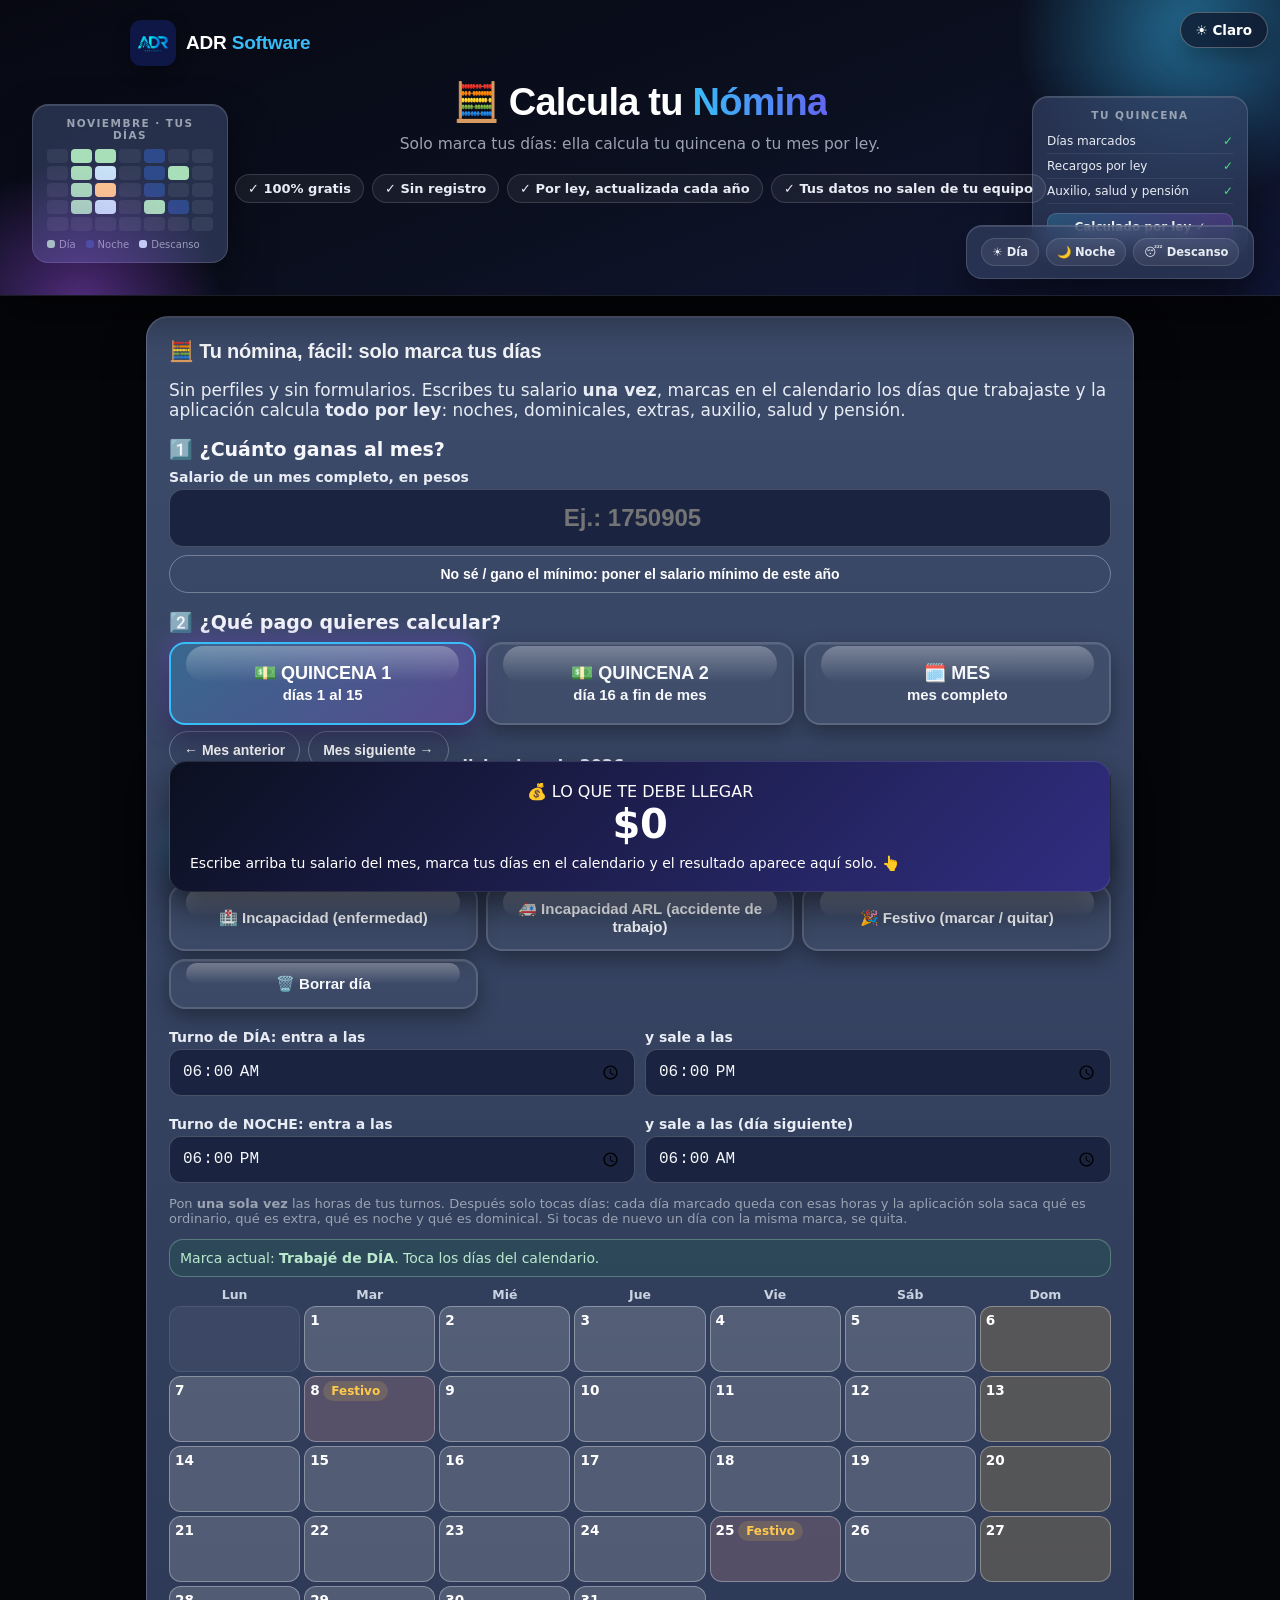
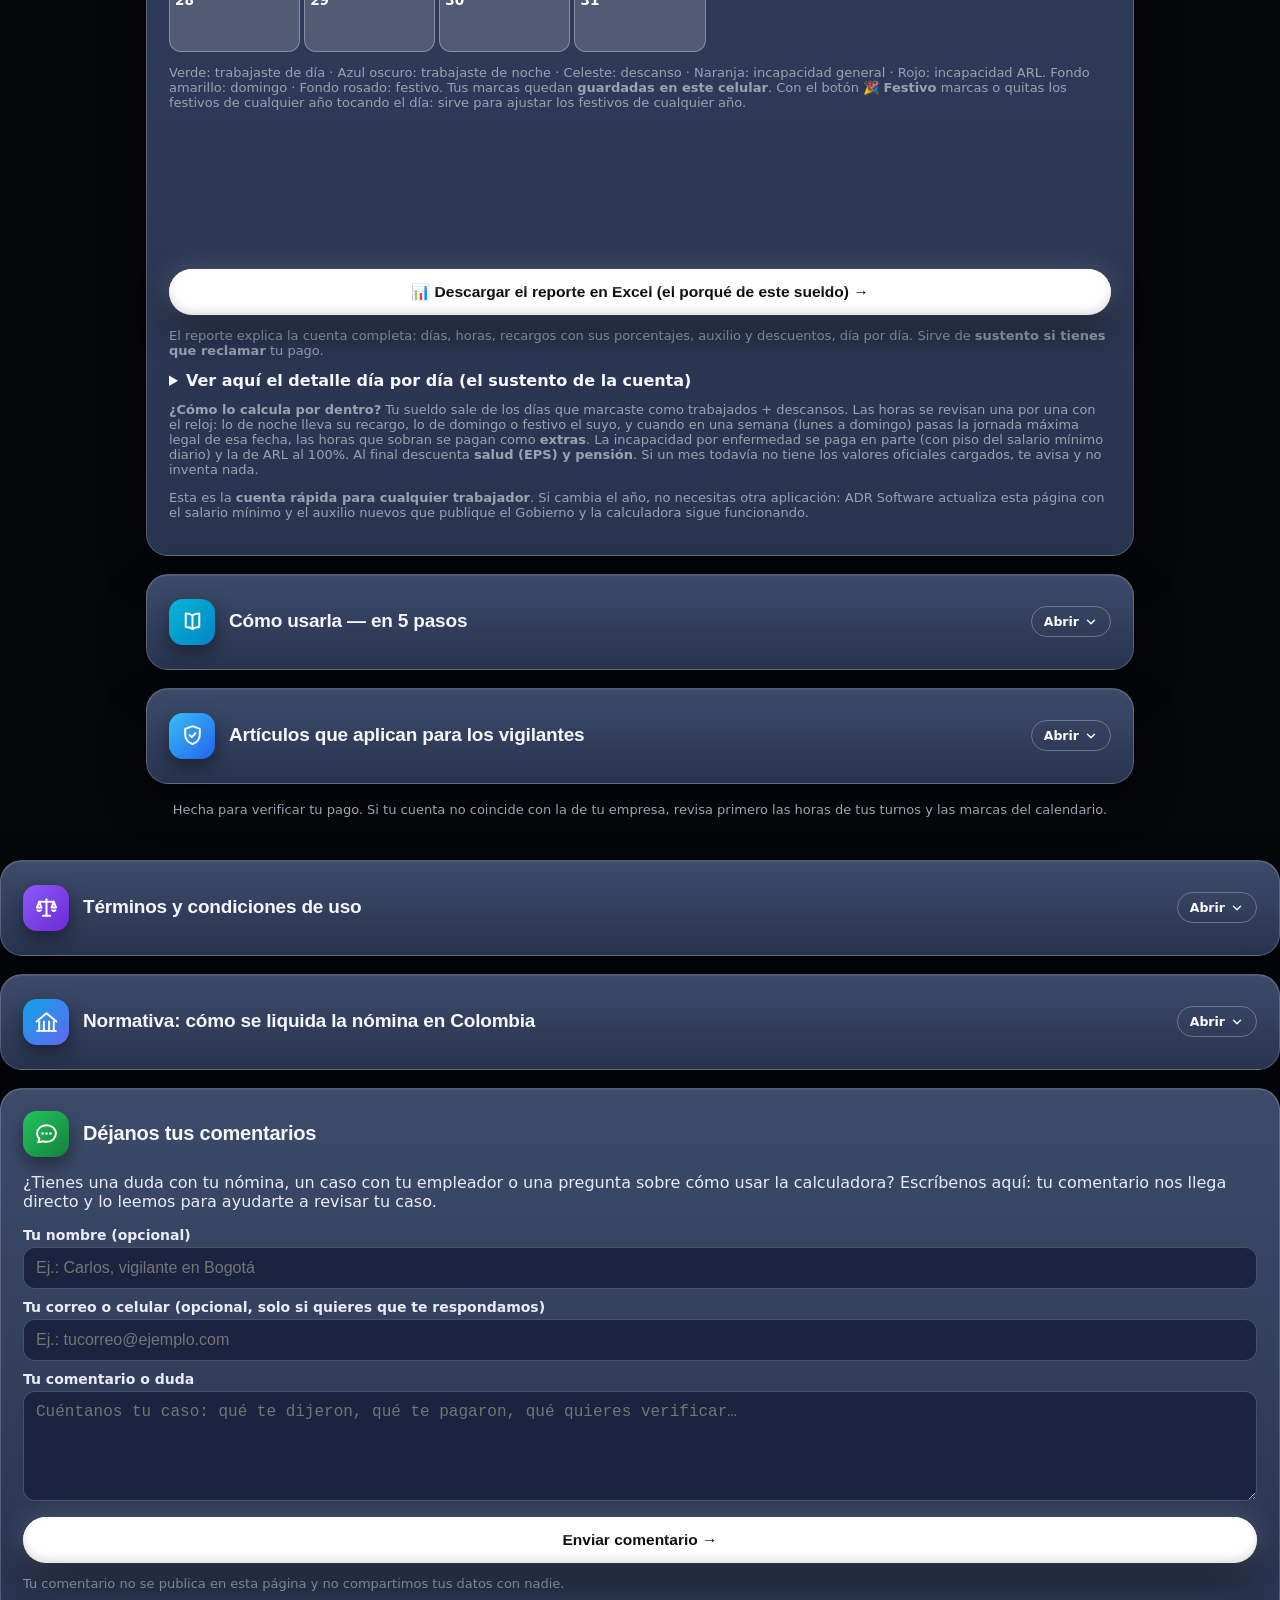
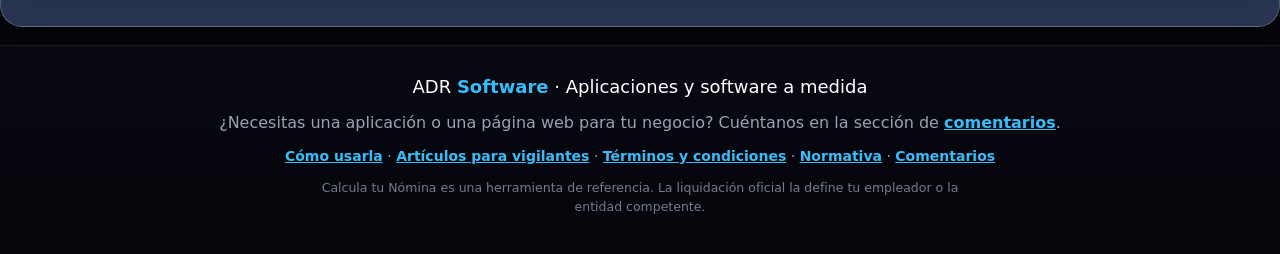
<file: index.html>
<!DOCTYPE html>
<html lang="es">
<head>
<meta charset="UTF-8">
<meta name="viewport" content="width=device-width, initial-scale=1.0, viewport-fit=cover">

<meta name="theme-color" content="#123c2b">
<title>Calcula tu Nómina — Gratis | ADR Software</title>
<link rel="icon" href="data:image/svg+xml,%3Csvg xmlns='http://www.w3.org/2000/svg' viewBox='0 0 100 100'%3E%3Crect width='100' height='100' rx='20' fill='%23123c2b'/%3E%3Ctext x='50' y='70' font-size='54' text-anchor='middle' fill='white'%3E%24%3C/text%3E%3C/svg%3E">
<style>
/* ===== Estilos (base conservada del proyecto existente) ===== */
:root{--verde:#123c2b;--verde2:#1b6a4a;--fondo:#f1f6f3;--borde:#c3d5cb;--ok:#137547;--mal:#b42318;--aviso:#8a5a00;--fondo-aviso:#fff3cd;--gris:#5b6b62}
*{box-sizing:border-box}
body{margin:0;font-family:system-ui,-apple-system,"Segoe UI",Roboto,sans-serif;background:var(--fondo);color:#12211a;font-size:16px}
header{background:var(--verde);color:#fff;padding:12px 16px 4px;position:sticky;top:0;z-index:20}
header h1{margin:0;font-size:20px}
header p{margin:2px 0 0;font-size:13px;opacity:.85}
nav{display:flex;gap:6px;flex-wrap:wrap;padding:10px 0 8px}
nav button{flex:1 1 auto;padding:10px 6px;border:1px solid #fff;background:#fff;color:var(--verde);border-radius:10px;font-size:13.5px;font-weight:600;cursor:pointer;min-width:104px}
nav button.activo{background:#ffc94d;color:#12211a;border-color:#ffc94d}
nav button .etapa{display:block;font-size:10.5px;font-weight:700;opacity:.75}
main{max-width:980px;margin:0 auto;padding:14px}
section.vista{display:none}section.vista.activa{display:block}
.tarjeta{background:#fff;border:1px solid var(--borde);border-radius:12px;padding:14px;margin-bottom:14px}
.tarjeta h2{margin:0 0 10px;font-size:18px;color:var(--verde)}
.tarjeta h3{margin:14px 0 6px;font-size:16px;color:var(--verde)}
label{display:block;font-size:14px;margin:10px 0 4px;font-weight:600}
input,select,textarea{width:100%;padding:10px;border:1px solid var(--borde);border-radius:8px;font-size:16px;background:#fff;color:#12211a}
textarea{min-height:80px}
.fila{display:grid;grid-template-columns:1fr 1fr;gap:10px}
.fila3{display:grid;grid-template-columns:1fr 1fr 1fr;gap:10px}
@media(max-width:640px){.fila,.fila3{grid-template-columns:1fr}}
button.accion{background:var(--verde2);color:#fff;border:none;border-radius:10px;padding:12px 16px;font-size:15px;cursor:pointer;width:100%;margin-top:12px}
button.secundario{background:#fff;color:var(--verde);border:1px solid var(--verde);border-radius:10px;padding:10px 14px;font-size:14px;cursor:pointer;margin-top:8px}
button.peligro{background:#fff;color:var(--mal);border:1px solid var(--mal);border-radius:10px;padding:10px 14px;font-size:14px;cursor:pointer;margin-top:8px}
table{width:100%;border-collapse:collapse;font-size:13.5px}
th,td{padding:7px 6px;border-bottom:1px solid #e0eae4;text-align:left;vertical-align:top}
td.num,th.num{text-align:right;font-variant-numeric:tabular-nums}
.etiqueta{display:inline-block;padding:2px 8px;border-radius:99px;font-size:12px;font-weight:700;background:#e2efe7;color:var(--verde)}
.etiqueta.pendiente{background:var(--fondo-aviso);color:var(--aviso)}
.etiqueta.verificado{background:#d9f2e3;color:var(--ok)}
.aviso{background:var(--fondo-aviso);border:1px solid #ecd28a;border-radius:10px;padding:10px;font-size:14px;margin:10px 0}
.error{background:#fdeceb;border:1px solid #f2b8b2;border-radius:10px;padding:10px;font-size:14px;margin:10px 0}
.okcaja{background:#e7f6ee;border:1px solid #a9dcc0;border-radius:10px;padding:10px;font-size:14px;margin:10px 0}
.peq{font-size:13px;color:var(--gris)}
.pendiente-caja{border:2px dashed var(--borde);border-radius:12px;padding:18px;text-align:center;color:var(--gris)}
.cal-cab{display:grid;grid-template-columns:repeat(7,1fr);gap:4px;margin-bottom:4px}
.cal-cab div{text-align:center;font-weight:700;font-size:.78rem;color:var(--verde)}
.cal-grid{display:grid;grid-template-columns:repeat(7,1fr);gap:4px}
.cal-dia{min-height:66px;border:1px solid var(--borde);border-radius:9px;padding:4px 5px;font-size:.72rem;background:#fff;cursor:pointer;text-align:left;line-height:1.35}
.cal-dia .num{font-weight:700;font-size:.85rem}
.cal-dia.domingo{background:#fdf6e3}
.cal-dia.festivo{background:#fdeeee}
.cal-dia.vacio{opacity:.3;cursor:default}
.cal-dia.sel{outline:3px solid var(--verde2);outline-offset:-1px}
.cal-dia.sin-registro{color:var(--gris)}
.cal-dia.marcado-trabajado{background:#a9dfb8;border-color:#1e9e50}
.cal-dia.marcado-descanso{background:#c9e4f6;border-color:#5b9bd5}
.cal-dia.marcado-incapacidad{background:#ffc98a;border-color:#e07b24}
.cal-dia.marcado-incapacidad-arl{background:#f6a8a8;border-color:#d63a3a}
.cal-dia.marcado-noche{background:#2f4a8a;border-color:#1d2f57;color:#fff}
.rapido-botones{display:grid;grid-template-columns:repeat(3,1fr);gap:8px;margin:10px 0}
@media(max-width:640px){.rapido-botones{grid-template-columns:repeat(2,1fr)}}
.rapido-btn{padding:14px 8px;border:2px solid var(--borde);border-radius:12px;background:#fff;font-size:15px;font-weight:700;cursor:pointer;color:#12211a}
.rapido-btn.activo{border-color:var(--verde);background:#ffc94d}
.rapido-btn[data-modo-rapido="trabajado"].activo{background:#bfe6c8}
.rapido-btn[data-modo-rapido="descanso"].activo{background:#ccd9ec}
.rapido-btn[data-modo-rapido="incapacidad_general"].activo{background:#ffc98a}
.rapido-btn[data-modo-rapido="incapacidad_arl"].activo{background:#f6a8a8}
.rapido-btn[data-modo-rapido="borrar"].activo{background:#f2b8b2}
.ci-pregunta{font-size:19px;font-weight:800;color:var(--verde);margin:18px 0 8px}
.ci-botones{display:grid;grid-template-columns:1fr 1fr;gap:10px}
.ci-boton{padding:18px 10px;border:2px solid var(--borde);border-radius:14px;background:#fff;font-size:18px;font-weight:800;cursor:pointer;color:#12211a}
.ci-boton.activo{background:#ffc94d;border-color:var(--verde)}
.ci-paso{display:flex;align-items:center;gap:10px;margin:10px 0}
.ci-paso button{width:56px;height:56px;flex:0 0 56px;border-radius:50%;border:2px solid var(--verde);background:#fff;color:var(--verde);font-size:28px;font-weight:800;cursor:pointer}
.ci-paso .ci-valor{flex:1;text-align:center;font-size:22px;font-weight:800}
.ci-paso .ci-valor small{display:block;font-size:13px;font-weight:600;color:var(--gris)}
.ci-resultado{position:sticky;bottom:8px;background:var(--verde);color:#fff;border-radius:14px;padding:16px;text-align:center;margin-top:16px;box-shadow:0 4px 14px rgba(0,0,0,.25);z-index:5}
.ci-resultado .ci-neto{font-size:36px;font-weight:800;line-height:1.15}
input.ci-salario{font-size:24px;font-weight:800;text-align:center;padding:14px}
.pto{display:inline-block;width:9px;height:9px;border-radius:50%;margin-right:3px;vertical-align:middle}
.pto.pendiente{background:#e0a800}.pto.revisado{background:#0d6efd}.pto.confirmado{background:#198754}
.mini-nav{display:flex;gap:8px;align-items:end;flex-wrap:wrap}
.mini-nav button{width:auto;margin:6px 0;padding:10px 14px}
.dias-sem{display:flex;gap:10px;flex-wrap:wrap;margin:6px 0}
.dias-sem label{font-weight:400;display:flex;gap:4px;align-items:center;margin:0}
.dias-sem input{width:auto}
.perfil-carta{border:1px solid var(--borde);border-radius:10px;padding:12px;margin-bottom:10px}
.perfil-carta .acciones{display:flex;gap:8px;flex-wrap:wrap}
.perfil-carta .acciones button{flex:1;margin-top:8px}
details{margin-top:10px}summary{font-weight:700;color:var(--verde);cursor:pointer}
.scroll-x{overflow-x:auto}
</style>
<meta http-equiv="Content-Security-Policy" content="default-src 'self' data: blob:; script-src 'self' 'unsafe-inline'; connect-src 'self' https://api.web3forms.com; style-src 'self' 'unsafe-inline' https://fonts.googleapis.com; font-src 'self' https://fonts.gstatic.com; img-src 'self' data: blob:; base-uri 'self'; object-src 'none'">
<meta name="referrer" content="strict-origin-when-cross-origin">
<script>(function(){try{if(localStorage.getItem('calcula-nomina-tema')==='claro'){document.documentElement.classList.add('tema-claro');}}catch(e){}})();</script>
<link rel="preconnect" href="https://fonts.googleapis.com">
<link rel="preconnect" href="https://fonts.gstatic.com" crossorigin>
<link href="https://fonts.googleapis.com/css2?family=Inter:wght@400;600;700;800&family=Sora:wght@600;700;800&display=swap" rel="stylesheet">
<style>
/* ===== Piel OSCURA tipo SaaS premium (estilo pedido por Anderson el 2026-11-26:
   fondo casi negro azulado, paneles de cristal, degradado cian→azul→violeta,
   botón principal pastilla BLANCA con texto oscuro y flecha, secundarios outline.
   Solo versión web; la lógica de cálculo no se toca) ===== */
:root{--verde:#E8ECF4;--verde2:#38BDF8;--fondo:#05060A;--borde:rgba(255,255,255,.14);--ok:#4ADE80;--mal:#F87171;--aviso:#FFC94D;--fondo-aviso:rgba(255,201,77,.12);--gris:#9AA3B2}
body{font-family:'Inter',system-ui,-apple-system,"Segoe UI",Roboto,sans-serif;color:#E8ECF4;background:radial-gradient(900px 520px at 12% -5%,rgba(37,99,235,.22) 0%,rgba(37,99,235,0) 60%),radial-gradient(820px 520px at 92% 0%,rgba(124,58,237,.18) 0%,rgba(124,58,237,0) 60%),radial-gradient(700px 600px at 50% 115%,rgba(34,211,238,.10) 0%,rgba(34,211,238,0) 60%),#05060A;background-attachment:fixed}
main{max-width:1020px;padding:20px 16px 30px}
::selection{background:rgba(56,189,248,.35)}
.tarjeta a{color:#38BDF8}
/* Héroe */
header{position:relative;overflow:hidden;background:linear-gradient(160deg,#070812 0%,#0B1020 55%,#111736 100%);padding:20px 18px 92px;text-align:center;box-shadow:0 18px 44px rgba(0,0,0,.5);border-bottom:1px solid rgba(255,255,255,.08)}
header::before,header::after{content:"";position:absolute;border-radius:50%;pointer-events:none}
header::before{width:360px;height:360px;top:-150px;right:-90px;background:radial-gradient(circle,rgba(56,189,248,.5) 0%,rgba(56,189,248,0) 68%);animation:flotar 9s ease-in-out infinite alternate}
header::after{width:300px;height:300px;bottom:-160px;left:-70px;background:radial-gradient(circle,rgba(168,85,247,.45) 0%,rgba(168,85,247,0) 68%);animation:flotar 11s ease-in-out infinite alternate-reverse}
header>*{position:relative;z-index:1}
@keyframes flotar{from{transform:translateY(0)}to{transform:translateY(28px)}}
header h1{font-family:'Sora','Inter',sans-serif;font-size:clamp(27px,5.4vw,38px);font-weight:800;letter-spacing:-.02em;margin-top:14px;color:#FFFFFF}
header h1 .grad{background:linear-gradient(90deg,#38BDF8,#6366F1,#A855F7);-webkit-background-clip:text;background-clip:text;color:transparent}
header p{font-size:15.5px;opacity:.92;max-width:620px;margin:8px auto 0;line-height:1.55;color:#A8AEBD}
.adr-marca{display:flex;align-items:center;gap:10px;max-width:1020px;margin:0 auto;text-align:left}
.adr-marca img{width:46px;height:46px;border-radius:11px;box-shadow:0 6px 16px rgba(0,0,0,.35)}
.adr-marca-nombre{font-family:'Sora','Inter',sans-serif;font-size:19px;font-weight:800;color:#fff;letter-spacing:-.01em}
.adr-marca-nombre b{color:#38BDF8;font-weight:800}
.adr-confianza{display:flex;flex-wrap:wrap;gap:8px;justify-content:center;margin-top:18px}
.adr-confianza span{background:rgba(255,255,255,.06);border:1px solid rgba(255,255,255,.14);color:#E8ECF4;font-size:13px;font-weight:600;padding:6px 12px;border-radius:999px}
/* Navegación por pasos: cristal; el paso activo es la pastilla blanca */
nav button{background:rgba(255,255,255,.05);border:1px solid rgba(255,255,255,.16);color:#E8ECF4;border-radius:999px}
nav button.activo{background:#FFFFFF;color:#0A0A0F;border-color:#FFFFFF}
/* Tarjetas de cristal */
.tarjeta{background:linear-gradient(180deg,rgba(64,79,112,.95),rgba(41,53,82,.97));border:1px solid rgba(255,255,255,.20);border-radius:22px;padding:22px;box-shadow:0 18px 44px rgba(0,0,0,.45),inset 0 1px 0 rgba(255,255,255,.09);margin-bottom:18px}
.tarjeta h2{font-family:'Sora','Inter',sans-serif;color:#F5F7FA;font-size:20px;letter-spacing:-.01em}
.tarjeta h3{color:#F5F7FA}
label{color:#E8ECF4}
.peq{color:#9AA3B2}
input,select,textarea{background:#1A2440;color:#F5F7FA;border:1px solid rgba(255,255,255,.20);border-radius:12px;padding:11px 12px;transition:border-color .15s,box-shadow .15s}
select option{background:#1A2440;color:#F5F7FA}
input:focus,select:focus,textarea:focus{outline:none;border-color:#38BDF8;box-shadow:0 0 0 4px rgba(56,189,248,.22)}
input[type="checkbox"],input[type="radio"]{accent-color:#38BDF8}
/* Botón principal: pastilla blanca, texto oscuro, flecha (jerarquía del diseño de referencia) */
button.accion{background:#FFFFFF;color:#0A0A0F;border:none;border-radius:999px;padding:14px 16px;font-size:15.5px;font-weight:700;box-shadow:0 12px 28px rgba(255,255,255,.14)}
button.accion::after{content:" →"}
button.secundario{background:transparent;border:1px solid rgba(255,255,255,.30);color:#FFFFFF;border-radius:999px;font-weight:600}
button.peligro{background:transparent;border:1px solid rgba(246,168,168,.55);color:#F6A8A8;border-radius:999px}
summary{color:#F5F7FA}
th,td{border-bottom:1px solid rgba(255,255,255,.08)}
.aviso{background:rgba(255,201,77,.10);border:1px solid rgba(255,201,77,.35);color:#FFE1A8;border-radius:14px}
.error{background:rgba(180,35,24,.16);border:1px solid rgba(242,184,178,.40);color:#FFC9C4;border-radius:14px}
.okcaja{background:rgba(19,117,71,.18);border:1px solid rgba(169,220,192,.35);color:#B9E8CC;border-radius:14px}
.etiqueta{background:rgba(56,189,248,.14);color:#7DD3FC}
.etiqueta.pendiente{background:rgba(255,201,77,.14);color:#FFC94D}
.etiqueta.verificado{background:rgba(74,222,128,.14);color:#4ADE80}
.pendiente-caja{border:2px dashed rgba(255,255,255,.25);color:#9AA3B2;border-radius:16px}
.perfil-carta{border:1px solid rgba(255,255,255,.10);background:rgba(255,255,255,.03);border-radius:16px}
/* Marcado rápido y calendario */
.rapido-btn{background:rgba(255,255,255,.04);border:2px solid rgba(255,255,255,.14);color:#F5F7FA;border-radius:16px;transition:transform .12s,box-shadow .12s}
.rapido-btn:hover{transform:translateY(-2px);box-shadow:0 8px 18px rgba(0,0,0,.35)}
.rapido-btn.activo{color:#12211A;border-color:#38BDF8}
.rapido-btn[data-modo-rapido="trabajado"].activo{background:#BFE6C8;border-color:#4ADE80}
.rapido-btn[data-modo-rapido="descanso"].activo{background:#CCD9EC;border-color:#38BDF8}
.rapido-btn[data-modo-rapido="incapacidad_general"].activo{background:#FFC98A;border-color:#E07B24}
.rapido-btn[data-modo-rapido="incapacidad_arl"].activo{background:#F6A8A8;border-color:#D63A3A}
.rapido-btn[data-modo-rapido="borrar"].activo{background:#F2B8B2;border-color:#B42318}
.cal-dia{background:rgba(255,255,255,.17);border:1px solid rgba(255,255,255,.32);color:#E8ECF4;border-radius:12px}
.cal-dia .num{color:#FFFFFF}
.cal-dia.domingo{background:rgba(255,201,77,.18)}
.cal-dia.festivo{background:rgba(246,168,168,.19)}
.cal-dia.sin-registro{color:#B9C2D4}
.cal-dia.sel{outline:3px solid #38BDF8}
.cal-dia.marcado-trabajado,.cal-dia.marcado-descanso,.cal-dia.marcado-incapacidad,.cal-dia.marcado-incapacidad-arl{color:#12211A}
.cal-cab div{color:#C9D2E0}
/* Modo pregunta por pregunta */
.ci-pregunta{color:#F5F7FA}
.ci-boton{background:rgba(255,255,255,.04);border:2px solid rgba(255,255,255,.14);color:#F5F7FA;border-radius:16px;transition:transform .12s,box-shadow .12s}
.ci-boton:hover{transform:translateY(-2px);box-shadow:0 8px 18px rgba(0,0,0,.35)}
.ci-boton.activo{background:linear-gradient(135deg,rgba(56,189,248,.28),rgba(168,85,247,.28));border-color:#38BDF8;color:#FFFFFF}
.ci-paso button{border:2px solid rgba(255,255,255,.35);background:transparent;color:#FFFFFF}
.ci-paso .ci-valor{color:#F5F7FA}
.ci-paso .ci-valor small{color:#9AA3B2}
input.ci-salario{border-radius:14px}
.ci-resultado{background:linear-gradient(135deg,#0B1020,#312E81);border:1px solid rgba(255,255,255,.10);border-radius:18px;box-shadow:0 16px 36px rgba(0,0,0,.5);padding:20px}
.ci-resultado .ci-neto{font-size:40px;letter-spacing:-.01em}
/* Instrucciones y términos */
#instrucciones ol{margin:8px 0 4px;padding-left:22px;line-height:1.65}
#instrucciones li{margin-bottom:7px}
#terminos p{line-height:1.6;color:#A8AEBD}
/* ===== Acordeones animados con iconos por oficio (estructura v2, piel oscura) ===== */
.acordeon-btn{width:100%;display:flex;align-items:center;gap:14px;background:none;border:none;padding:2px 0;cursor:pointer;text-align:left;font-family:inherit}
.acordeon-titulo{font-family:'Sora','Inter',sans-serif;font-size:19px;font-weight:700;color:#F5F7FA;letter-spacing:-.01em;flex:1;line-height:1.3}
.icono-oficio{width:46px;height:46px;border-radius:14px;display:flex;align-items:center;justify-content:center;color:#fff;flex:none;box-shadow:0 8px 18px rgba(0,0,0,.4)}
.icono-oficio svg{width:25px;height:25px}
.ico-pasos{background:linear-gradient(135deg,#06B6D4,#0284C7)}
.ico-vigilante{background:linear-gradient(135deg,#38BDF8,#2563EB)}
.ico-domestica{background:linear-gradient(135deg,#F43F5E,#BE123C)}
.ico-conserje{background:linear-gradient(135deg,#F59E0B,#D97706)}
.ico-terminos{background:linear-gradient(135deg,#8B5CF6,#6D28D9)}
.ico-normativa{background:linear-gradient(135deg,#0EA5E9,#6366F1)}
.ico-comentarios{background:linear-gradient(135deg,#22C55E,#15803D)}
.acordeon-flecha{flex:none;display:inline-flex;align-items:center;gap:5px;font-size:12.5px;font-weight:700;color:#FFFFFF;background:transparent;border:1px solid rgba(255,255,255,.28);padding:7px 12px;border-radius:999px;transition:background .2s,color .2s}
.acordeon-flecha svg{width:14px;height:14px;transition:transform .35s}
.acordeon-flecha .f-cerrar{display:none}
.acordeon.abierto>.acordeon-btn .acordeon-flecha{background:#FFFFFF;color:#0A0A0F;border-color:#FFFFFF}
.acordeon.abierto>.acordeon-btn .acordeon-flecha svg{transform:rotate(180deg)}
.acordeon.abierto>.acordeon-btn .f-abrir{display:none}
.acordeon.abierto>.acordeon-btn .f-cerrar{display:inline}
.acordeon-panel{display:grid;grid-template-rows:0fr;transition:grid-template-rows .5s cubic-bezier(.4,0,.2,1)}
.acordeon-contenido{overflow:hidden;min-height:0}
.acordeon.abierto>.acordeon-panel{grid-template-rows:1fr}
.acordeon-contenido>p:first-child{margin-top:14px}
.tarjeta-titulo{display:flex;align-items:center;gap:14px;margin-bottom:6px}
.tarjeta-titulo h2{margin:0}
/* Leyes numeradas */
.leyes{counter-reset:ley}
.leyes h3{display:flex;gap:11px;align-items:flex-start;margin-top:20px}
.leyes h3::before{counter-increment:ley;content:counter(ley);flex:none;width:26px;height:26px;border-radius:9px;background:linear-gradient(135deg,#38BDF8,#8B5CF6);color:#fff;font-size:14px;font-weight:800;display:flex;align-items:center;justify-content:center;margin-top:1px;box-shadow:0 5px 12px rgba(56,189,248,.30)}
.leyes p{margin-left:37px}
#vigilantes h3{margin-top:18px}
/* Mini acordeones por oficio */
.acordeon-mini{margin-top:16px;border:1px solid rgba(255,255,255,.13);border-radius:16px;padding:13px 15px;background:rgba(255,255,255,.06)}
.acordeon-mini .icono-oficio{width:37px;height:37px;border-radius:11px}
.acordeon-mini .icono-oficio svg{width:21px;height:21px}
.acordeon-mini .acordeon-titulo{font-size:16.5px}
#vigilantes p{line-height:1.6}
#comentarios textarea{min-height:110px}
/* Aparición suave al bajar */
.revelar{opacity:0;transform:translateY(16px);transition:opacity .65s ease,transform .65s ease}
.revelar.visible{opacity:1;transform:none}
/* Tarjetas y botones con vida */
@media (hover:hover){.tarjeta{transition:transform .25s ease,box-shadow .25s ease}.tarjeta:hover{transform:translateY(-3px);box-shadow:0 22px 48px rgba(0,0,0,.55)}}
button.accion{transition:transform .15s,box-shadow .15s,filter .15s}
button.accion:hover{transform:translateY(-2px);filter:brightness(1.07)}
@media (prefers-reduced-motion:reduce){*,*::before,*::after{animation:none!important;transition:none!important}.revelar{opacity:1;transform:none}}
/* Pie */
.adr-pie{background:linear-gradient(180deg,#070812,#05060A);color:#9AA3B2;text-align:center;padding:30px 16px 38px;margin-top:10px;border-top:1px solid rgba(255,255,255,.08)}
.adr-pie-marca{font-size:18px;color:#fff;margin:0 0 8px}
.adr-pie-marca b{color:#38BDF8}
.adr-pie a{color:#38BDF8;font-weight:700}
.adr-pie-links{font-size:14px}
.adr-pie-nota{font-size:12.5px;opacity:.75;max-width:640px;margin:10px auto 0;line-height:1.55}
/* ===== Escena del héroe: la calculadora flotando en 3D ===== */
.adr-escena{position:absolute;inset:0;z-index:0;pointer-events:none;transition:transform .35s ease-out}
.panel-3d{position:absolute;background:rgba(54,68,102,.66);backdrop-filter:blur(8px);-webkit-backdrop-filter:blur(8px);border:1px solid rgba(255,255,255,.14);border-radius:16px;box-shadow:0 24px 48px rgba(0,0,0,.45),inset 0 1px 0 rgba(255,255,255,.12);padding:12px 14px;color:#E8ECF4;animation:flotarPanel 8s ease-in-out infinite alternate}
.panel-tit{font-size:10.5px;font-weight:700;letter-spacing:.14em;text-transform:uppercase;color:#9AA3B2;margin-bottom:8px}
.panel-cal{left:2.5%;top:104px;width:196px}
.panel-cal-grid{display:grid;grid-template-columns:repeat(7,1fr);gap:3px}
.panel-cal-grid span{height:14px;border-radius:4px;background:rgba(255,255,255,.07)}
.panel-cal-grid span.d{background:#A9DFB8}
.panel-cal-grid span.n{background:#2F4A8A}
.panel-cal-grid span.r{background:#C9E4F6}
.panel-cal-grid span.i{background:#FFC98A}
.panel-leyenda{display:flex;gap:10px;margin-top:8px;font-size:10px;color:#9AA3B2}
.panel-leyenda i{display:inline-block;width:8px;height:8px;border-radius:3px;margin-right:4px}
.panel-leyenda i.d{background:#A9DFB8}.panel-leyenda i.n{background:#2F4A8A}.panel-leyenda i.r{background:#C9E4F6}
.panel-recibo{right:2.5%;top:96px;width:216px;animation-duration:10s}
.fila-recibo{display:flex;justify-content:space-between;gap:10px;font-size:12px;padding:5px 0;border-bottom:1px solid rgba(255,255,255,.07)}
.fila-recibo b{color:#4ADE80}
.panel-total{margin-top:9px;font-size:12px;font-weight:800;color:#FFFFFF;background:linear-gradient(90deg,rgba(56,189,248,.25),rgba(168,85,247,.25));border:1px solid rgba(255,255,255,.14);border-radius:9px;padding:6px 9px;text-align:center}
.panel-marcas{right:2%;bottom:16px;display:flex;gap:7px;animation-duration:7s}
.panel-marcas span{font-size:11.5px;font-weight:700;background:rgba(255,255,255,.07);border:1px solid rgba(255,255,255,.12);padding:6px 10px;border-radius:999px}
@keyframes flotarPanel{from{transform:rotate(var(--rot,0deg)) translateY(0)}to{transform:rotate(var(--rot,0deg)) translateY(-13px)}}
@media(max-width:1060px){.adr-escena{display:none}}
/* Título con degradado vivo y entrada escalonada de las píldoras */
header h1 .grad{background-size:200% 100%;animation:brilloGrad 7s ease-in-out infinite alternate}
@keyframes brilloGrad{from{background-position:0% 0}to{background-position:100% 0}}
.adr-confianza span{animation:aparecer .7s ease both}
.adr-confianza span:nth-child(2){animation-delay:.1s}
.adr-confianza span:nth-child(3){animation-delay:.2s}
.adr-confianza span:nth-child(4){animation-delay:.3s}
@keyframes aparecer{from{opacity:0;transform:translateY(10px) scale(.96)}to{opacity:1;transform:none}}
/* ===== Botones con relieve 3D ===== */
button.accion{box-shadow:0 14px 30px rgba(255,255,255,.16),inset 0 1px 0 rgba(255,255,255,.95),inset 0 -3px 0 rgba(10,10,15,.10)}
button.accion:hover{transform:translateY(-3px) scale(1.015)}
button.accion:active{transform:translateY(0) scale(.98)}
.rapido-btn,.ci-boton{box-shadow:0 8px 20px rgba(0,0,0,.35),inset 0 1px 0 rgba(255,255,255,.08)}
.rapido-btn:hover,.ci-boton:hover{transform:translateY(-3px)}
.rapido-btn:active,.ci-boton:active{transform:translateY(0) scale(.98)}
/* ===== Cristal líquido (pin de referencia): brillo especular arriba,
   núcleo de cristal y halo de luz del color propio de cada botón ===== */
button.accion{position:relative;overflow:hidden;box-shadow:0 18px 34px rgba(0,0,0,.45),0 0 28px rgba(255,255,255,.20),inset 0 2px 2px rgba(255,255,255,1),inset 0 -4px 8px rgba(10,10,15,.12)}
button.accion::before{content:"";position:absolute;left:5%;right:5%;top:2px;height:46%;border-radius:999px;background:linear-gradient(180deg,rgba(255,255,255,.95),rgba(255,255,255,0));pointer-events:none}
.rapido-btn,.ci-boton,nav button{position:relative;overflow:hidden}
.rapido-btn::before,.ci-boton::before,nav button::before{content:"";position:absolute;left:5%;right:5%;top:2px;height:46%;border-radius:999px;background:linear-gradient(180deg,rgba(255,255,255,.30),rgba(255,255,255,0));pointer-events:none}
nav button.activo{box-shadow:0 10px 24px rgba(0,0,0,.4),0 0 22px rgba(255,255,255,.25)}
.rapido-btn.activo{box-shadow:0 12px 26px rgba(0,0,0,.45),0 0 24px rgba(56,189,248,.45)}
.rapido-btn[data-modo-rapido="trabajado"].activo{box-shadow:0 12px 26px rgba(0,0,0,.45),0 0 24px rgba(74,222,128,.50)}
.rapido-btn[data-modo-rapido="descanso"].activo{box-shadow:0 12px 26px rgba(0,0,0,.45),0 0 24px rgba(56,189,248,.50)}
.rapido-btn[data-modo-rapido="incapacidad_general"].activo{box-shadow:0 12px 26px rgba(0,0,0,.45),0 0 24px rgba(255,201,77,.55)}
.rapido-btn[data-modo-rapido="incapacidad_arl"].activo{box-shadow:0 12px 26px rgba(0,0,0,.45),0 0 24px rgba(248,113,113,.55)}
.rapido-btn[data-modo-rapido="borrar"].activo{box-shadow:0 12px 26px rgba(0,0,0,.45),0 0 24px rgba(248,113,113,.50)}
.ci-boton.activo{box-shadow:0 12px 26px rgba(0,0,0,.45),0 0 26px rgba(139,92,246,.55)}
.acordeon.abierto>.acordeon-btn .acordeon-flecha{box-shadow:0 8px 20px rgba(0,0,0,.4),0 0 18px rgba(255,255,255,.25)}
.cal-dia{transition:transform .15s,box-shadow .15s}
.cal-dia:hover{transform:translateY(-2px);box-shadow:0 8px 16px rgba(0,0,0,.4)}
/* ===== Botón de tema y MODO CLARO (elección del visitante, se guarda) ===== */
#tema-btn{position:fixed;top:12px;right:12px;z-index:80;padding:9px 15px;border-radius:999px;font-family:inherit;font-size:13.5px;font-weight:700;cursor:pointer;background:rgba(13,19,38,.72);color:#FFFFFF;border:1px solid rgba(255,255,255,.28);backdrop-filter:blur(8px);-webkit-backdrop-filter:blur(8px);box-shadow:0 10px 24px rgba(0,0,0,.35)}
html.tema-claro #tema-btn{background:rgba(255,255,255,.88);color:#0B1736;border-color:rgba(11,23,54,.22);box-shadow:0 10px 24px rgba(11,23,54,.18)}
html.tema-claro body{background:radial-gradient(900px 520px at 12% -5%,rgba(37,99,235,.14) 0%,rgba(37,99,235,0) 60%),radial-gradient(820px 520px at 92% 0%,rgba(124,58,237,.10) 0%,rgba(124,58,237,0) 60%),linear-gradient(180deg,#DCE8FC 0,#EFF4FE 340px,#EDF2FB 100%);color:#1B2740}
html.tema-claro header{background:linear-gradient(160deg,#FFFFFF 0%,#E9EFFC 60%,#DCE7FB 100%);box-shadow:0 14px 34px rgba(11,23,54,.14);border-bottom:1px solid rgba(11,23,54,.08)}
html.tema-claro header h1{color:#0B1736}
html.tema-claro header p{color:#54678C}
html.tema-claro .adr-marca-nombre{color:#0B1736}
html.tema-claro .adr-marca-nombre b{color:#0284C7}
html.tema-claro .adr-confianza span{background:rgba(255,255,255,.6);border-color:rgba(11,23,54,.14);color:#22304F}
html.tema-claro .panel-3d{background:rgba(255,255,255,.66);color:#22304F;border-color:rgba(11,23,54,.12);box-shadow:0 24px 48px rgba(11,23,54,.16),inset 0 1px 0 rgba(255,255,255,.9)}
html.tema-claro .panel-tit{color:#54678C}
html.tema-claro .panel-cal-grid span{background:rgba(11,23,54,.07)}
html.tema-claro .panel-leyenda{color:#54678C}
html.tema-claro .fila-recibo{border-bottom-color:rgba(11,23,54,.08)}
html.tema-claro .panel-total{color:#0B1736;background:linear-gradient(90deg,rgba(56,189,248,.22),rgba(168,85,247,.22));border-color:rgba(11,23,54,.12)}
html.tema-claro .panel-marcas span{background:rgba(255,255,255,.6);border-color:rgba(11,23,54,.12)}
html.tema-claro nav button{background:#FFFFFF;border-color:#C9D6EE;color:#0B1736}
html.tema-claro nav button.activo{background:#0B1736;color:#FFFFFF;border-color:#0B1736;box-shadow:0 10px 24px rgba(11,23,54,.3)}
html.tema-claro .tarjeta{background:linear-gradient(180deg,#FFFFFF,#F0F5FE);border-color:rgba(11,23,54,.10);box-shadow:0 12px 32px rgba(11,23,54,.10)}
html.tema-claro .tarjeta h2,html.tema-claro .tarjeta h3{color:#0B1736}
html.tema-claro label{color:#22304F}
html.tema-claro .peq{color:#54678C}
html.tema-claro input,html.tema-claro select,html.tema-claro textarea{background:#FFFFFF;color:#12211A;border-color:#C9D6EE}
html.tema-claro select option{background:#FFFFFF;color:#12211A}
html.tema-claro input:focus,html.tema-claro select:focus,html.tema-claro textarea:focus{border-color:#2563EB;box-shadow:0 0 0 4px rgba(37,99,235,.16)}
html.tema-claro button.accion{background:#0B1736;color:#FFFFFF;box-shadow:0 14px 30px rgba(11,23,54,.35),inset 0 2px 2px rgba(255,255,255,.35),inset 0 -4px 8px rgba(0,0,0,.35)}
html.tema-claro button.secundario{border-color:rgba(11,23,54,.4);color:#0B1736}
html.tema-claro button.peligro{border-color:rgba(214,58,58,.5);color:#B42318}
html.tema-claro summary{color:#0B1736}
html.tema-claro th,html.tema-claro td{border-bottom-color:rgba(11,23,54,.10)}
html.tema-claro .aviso{background:#FFF3CD;border-color:#ECD28A;color:#8A5A00}
html.tema-claro .error{background:#FDECEB;border-color:#F2B8B2;color:#7A271A}
html.tema-claro .okcaja{background:#E7F6EE;border-color:#A9DCC0;color:#14532D}
html.tema-claro .etiqueta{background:#E3EDFF;color:#0B1736}
html.tema-claro .etiqueta.pendiente{background:#FFF3CD;color:#8A5A00}
html.tema-claro .etiqueta.verificado{background:#D9F2E3;color:#137547}
html.tema-claro .pendiente-caja{border-color:#C9D6EE;color:#54678C}
html.tema-claro .perfil-carta{border-color:#E3EBF9;background:#FBFCFF}
html.tema-claro .rapido-btn,html.tema-claro .ci-boton{background:#FFFFFF;border-color:#D7E1F2;color:#12211A;box-shadow:0 8px 20px rgba(11,23,54,.10)}
html.tema-claro .cal-dia{background:#FFFFFF;border-color:#D7E1F2;color:#22304F}
html.tema-claro .cal-dia .num{color:#0B1736}
html.tema-claro .cal-dia.domingo{background:#FDF6E3}
html.tema-claro .cal-dia.festivo{background:#FDEEEE}
html.tema-claro .cal-dia.sin-registro{color:#8494B3}
html.tema-claro .cal-dia.sel{outline-color:#2563EB}
html.tema-claro .cal-cab div{color:#54678C}
html.tema-claro .ci-pregunta{color:#0B1736}
html.tema-claro .ci-boton.activo{background:linear-gradient(135deg,rgba(56,189,248,.20),rgba(168,85,247,.20));border-color:#2563EB;color:#0B1736}
html.tema-claro .ci-paso button{border-color:#2563EB;background:#FFFFFF;color:#2563EB}
html.tema-claro .ci-paso .ci-valor{color:#0B1736}
html.tema-claro .ci-paso .ci-valor small{color:#54678C}
html.tema-claro #terminos p{color:#33456B}
html.tema-claro .acordeon-titulo{color:#0B1736}
html.tema-claro .acordeon-flecha{color:#0B1736;border-color:rgba(11,23,54,.3)}
html.tema-claro .acordeon.abierto>.acordeon-btn .acordeon-flecha{background:#0B1736;color:#FFFFFF;border-color:#0B1736}
html.tema-claro .acordeon-mini{border-color:#E3EBF9;background:#F8FAFF}
html.tema-claro .tarjeta a{color:#2563EB}
/* La sección de valores por año es solo de administración: no se muestra en la web */
#cfg-tarjeta{display:none!important}
</style></head>
<body><button id="tema-btn" type="button" aria-label="Cambiar entre modo claro y modo oscuro">☀️ Claro</button>
<!-- ============================================================
     Calcula tu Nómina (proyecto independiente)
     Una sola página: marcas tus días y calcula todo por ley.
     Los valores de cada año (salario mínimo, auxilio, recargos,
     festivos) se pueden escribir en la tarjeta ⚙️ Valores por año.
     Un solo archivo, sin servidor. Los datos se guardan SOLO en
     este dispositivo (localStorage, clave propia).
     ============================================================ -->
<header><div class="adr-marca"><img src="[data-uri]" alt="Logotipo de ADR Software"><span class="adr-marca-nombre">ADR <b>Software</b></span></div>
  <h1>🧮 Calcula tu <span class="grad">Nómina</span></h1>
  <p>Solo marca tus días: ella calcula tu quincena o tu mes por ley.</p>
<div class="adr-confianza"><span>✓ 100% gratis</span><span>✓ Sin registro</span><span>✓ Por ley, actualizada cada año</span><span>✓ Tus datos no salen de tu equipo</span></div><div class="adr-escena" aria-hidden="true"><div class="panel-3d panel-cal" style="--rot:-6deg"><div class="panel-tit">noviembre · tus días</div><div class="panel-cal-grid"><span class=""></span><span class="d"></span><span class="d"></span><span class=""></span><span class="n"></span><span class=""></span><span class=""></span><span class=""></span><span class="d"></span><span class="r"></span><span class=""></span><span class="n"></span><span class="d"></span><span class=""></span><span class=""></span><span class="d"></span><span class="i"></span><span class=""></span><span class="n"></span><span class=""></span><span class=""></span><span class=""></span><span class="d"></span><span class="r"></span><span class=""></span><span class="d"></span><span class="n"></span><span class=""></span><span class=""></span><span class=""></span><span class=""></span><span class=""></span><span class=""></span><span class=""></span><span class=""></span></div><div class="panel-leyenda"><span><i class="d"></i>Día</span><span><i class="n"></i>Noche</span><span><i class="r"></i>Descanso</span></div></div><div class="panel-3d panel-recibo" style="--rot:5deg"><div class="panel-tit">Tu quincena</div><div class="fila-recibo"><span>Días marcados</span><b>✓</b></div><div class="fila-recibo"><span>Recargos por ley</span><b>✓</b></div><div class="fila-recibo"><span>Auxilio, salud y pensión</span><b>✓</b></div><div class="panel-total">Calculado por ley ✓</div></div><div class="panel-3d panel-marcas" style="--rot:-3deg"><span>☀️ Día</span><span>🌙 Noche</span><span>😴 Descanso</span></div></div></header>
<main>
<section id="vista-inicio" class="vista activa">
  <div class="tarjeta">
    <h2>🧮 Tu nómina, fácil: solo marca tus días</h2>
    <p style="font-size:17px">Sin perfiles y sin formularios. Escribes tu salario <strong>una vez</strong>, marcas en el calendario los días que trabajaste y la aplicación calcula <strong>todo por ley</strong>: noches, dominicales, extras, auxilio, salud y pensión.</p>
    <div class="ci-pregunta">1️⃣ ¿Cuánto ganas al mes?</div>
    <label for="ci-salario" style="margin-top:0">Salario de un mes completo, en pesos</label>
    <input id="ci-salario" class="ci-salario" type="number" min="0" step="1000" inputmode="numeric" placeholder="Ej.: 1750905">
    <button class="secundario" id="btn-ci-minimo" style="width:100%">No sé / gano el mínimo: poner el salario mínimo de este año</button>
    <div class="ci-pregunta">2️⃣ ¿Qué pago quieres calcular?</div>
    <div class="ci-botones" style="grid-template-columns:1fr 1fr 1fr">
      <button type="button" class="ci-boton activo" data-ci-periodo="q1">💵 QUINCENA 1<br><small style="font-weight:600">días 1 al 15</small></button>
      <button type="button" class="ci-boton" data-ci-periodo="q2">💵 QUINCENA 2<br><small style="font-weight:600">día 16 a fin de mes</small></button>
      <button type="button" class="ci-boton" data-ci-periodo="mes">🗓️ MES<br><small style="font-weight:600">mes completo</small></button>
    </div>
    <div class="mini-nav">
      <button class="secundario" id="btn-ci-mes-antes">← Mes anterior</button>
      <button class="secundario" id="btn-ci-mes-sig">Mes siguiente →</button>
      <strong id="ci-titulo-mes"></strong>
    </div>
    <input id="ci-mes" type="month" style="display:none">
    <div class="ci-pregunta">3️⃣ Toca una marca y después toca los días</div>
    <div class="rapido-botones">
      <button type="button" class="rapido-btn activo" data-ci-modo="trabajo_dia">☀️ Trabajé de DÍA</button>
      <button type="button" class="rapido-btn" data-ci-modo="trabajo_noche">🌙 Trabajé de NOCHE</button>
      <button type="button" class="rapido-btn" data-ci-modo="descanso">😴 Descanso</button>
      <button type="button" class="rapido-btn" data-ci-modo="incapacidad_general">🏥 Incapacidad (enfermedad)</button>
      <button type="button" class="rapido-btn" data-ci-modo="incapacidad_arl">🚑 Incapacidad ARL (accidente de trabajo)</button>
      <button type="button" class="rapido-btn" data-ci-modo="festivo">🎉 Festivo (marcar / quitar)</button>
      <button type="button" class="rapido-btn" data-ci-modo="borrar">🗑️ Borrar día</button>
    </div>
    <div class="fila">
      <div><label for="ci-turno-dia-i">Turno de DÍA: entra a las</label><input id="ci-turno-dia-i" type="time" value="06:00"></div>
      <div><label for="ci-turno-dia-f">y sale a las</label><input id="ci-turno-dia-f" type="time" value="18:00"></div>
      <div><label for="ci-turno-noche-i">Turno de NOCHE: entra a las</label><input id="ci-turno-noche-i" type="time" value="18:00"></div>
      <div><label for="ci-turno-noche-f">y sale a las (día siguiente)</label><input id="ci-turno-noche-f" type="time" value="06:00"></div>
    </div>
    <p class="peq">Pon <strong>una sola vez</strong> las horas de tus turnos. Después solo tocas días: cada día marcado queda con esas horas y la aplicación sola saca qué es ordinario, qué es extra, qué es noche y qué es dominical. Si tocas de nuevo un día con la misma marca, se quita.</p>
    <div id="ci-modo-estado" class="okcaja">Marca actual: <strong>Trabajé de DÍA</strong>. Toca los días del calendario.</div>
    <div class="cal-cab"><div>Lun</div><div>Mar</div><div>Mié</div><div>Jue</div><div>Vie</div><div>Sáb</div><div>Dom</div></div>
    <div class="cal-grid" id="ci-grid"></div>
    <p class="peq">Verde: trabajaste de día · Azul oscuro: trabajaste de noche · Celeste: descanso · Naranja: incapacidad general · Rojo: incapacidad ARL. Fondo amarillo: domingo · Fondo rosado: festivo. Tus marcas quedan <strong>guardadas en este celular</strong>. Con el botón <strong>🎉 Festivo</strong> marcas o quitas los festivos de cualquier año tocando el día: sirve para ajustar los festivos de cualquier año.</p>
    <div id="ci-aviso"></div>
    <div class="ci-resultado">
      <div>💰 LO QUE TE DEBE LLEGAR</div>
      <div class="ci-neto" id="ci-neto">$0</div>
      <div id="ci-resultado-detalle" style="font-size:14px;text-align:left;margin-top:8px"></div>
    </div>
    <button type="button" class="accion" id="btn-reporte">📊 Descargar el reporte en Excel (el porqué de este sueldo)</button>
    <p class="peq">El reporte explica la cuenta completa: días, horas, recargos con sus porcentajes, auxilio y descuentos, día por día. Sirve de <strong>sustento si tienes que reclamar</strong> tu pago.</p>
    <details id="ci-detalle-wrap"><summary>Ver aquí el detalle día por día (el sustento de la cuenta)</summary><div id="ci-detalle-dias" style="font-size:13.5px;line-height:1.6;margin-top:8px"></div></details>
    <p class="peq" style="margin-top:12px"><strong>¿Cómo lo calcula por dentro?</strong> Tu sueldo sale de los días que marcaste como trabajados + descansos. Las horas se revisan una por una con el reloj: lo de noche lleva su recargo, lo de domingo o festivo el suyo, y cuando en una semana (lunes a domingo) pasas la jornada máxima legal de esa fecha, las horas que sobran se pagan como <strong>extras</strong>. La incapacidad por enfermedad se paga en parte (con piso del salario mínimo diario) y la de ARL al 100%. Al final descuenta <strong>salud (EPS) y pensión</strong>. Si un mes todavía no tiene los valores oficiales cargados, te avisa y no inventa nada.</p>
    <p class="peq">Esta es la <strong>cuenta rápida para cualquier trabajador</strong>. Si cambia el año, no necesitas otra aplicación: ADR Software actualiza esta página con el salario mínimo y el auxilio nuevos que publique el Gobierno y la calculadora sigue funcionando.</p>
  </div>
</section>

<div class="tarjeta acordeon revelar" id="instrucciones">
  <button type="button" class="acordeon-btn" data-acordeon aria-expanded="false">
    <span class="icono-oficio ico-pasos"><svg viewBox="0 0 24 24" fill="none" stroke="currentColor" stroke-width="1.9" stroke-linecap="round" stroke-linejoin="round"><path d="M12 6.2C10.2 4.8 8 4.2 5.5 4.2v13c2.5 0 4.7.6 6.5 2 1.8-1.4 4-2 6.5-2v-13c-2.5 0-4.7.6-6.5 2z"/><path d="M12 6.2v13"/></svg></span>
    <span class="acordeon-titulo">Cómo usarla — en 5 pasos</span>
    <span class="acordeon-flecha"><span class="f-abrir">Abrir</span><span class="f-cerrar">Cerrar</span><svg viewBox="0 0 24 24" fill="none" stroke="currentColor" stroke-width="2.4" stroke-linecap="round" stroke-linejoin="round"><path d="M6 9l6 6 6-6"/></svg></span>
  </button>
  <div class="acordeon-panel"><div class="acordeon-contenido">
  <ol style="font-size:16.5px;line-height:1.7;text-align:left;padding-left:22px">
    <li><strong>Escribe tu salario</strong> de un mes completo. Si ganas el mínimo, toca el botón «poner el salario mínimo de este año» y listo.</li>
    <li><strong>Elige qué pago quieres calcular</strong>: QUINCENA 1 (días 1 al 15), QUINCENA 2 (día 16 a fin de mes) o MES completo. Con las flechas «Mes anterior / Mes siguiente» te mueves de mes.</li>
    <li><strong> Pon las horas de tus turnos una sola vez</strong> (a qué hora entras y a qué hora sales, de día y de noche), solo si son distintas a las que ya trae.</li>
    <li><strong>Marca tus días</strong>: toca una marca — ☀️ DÍA, 🌙 NOCHE, 😴 Descanso, 🏥 Incapacidad (enfermedad), 🚑 Incapacidad ARL (accidente de trabajo) — y después toca los días en el calendario. <strong>Marca también tus descansos: los días que queden sin marca no se pagan.</strong> Si te equivocas, toca el día otra vez con la misma marca para quitarla, o usa 🗑️ Borrar día. Con 🎉 Festivo marcas o quitas un festivo tocando el día.</li>
    <li><strong>Mira tu resultado</strong> en «💰 LO QUE TE DEBE LLEGAR». Para ver el porqué completo, descarga el <strong>reporte en Excel</strong> o abre el detalle día por día: ese es tu sustento si tienes que reclamar tu pago.</li>
  </ol>
  <p class="peq"><strong>¿No te coincide con lo que te pagaron?</strong> Revisa primero tres cosas: que tu salario esté bien escrito, que las horas de tus turnos sean las tuyas y que <strong>todos</strong> los días del periodo estén marcados.</p>
  </div></div>
</div>

<div class="tarjeta acordeon revelar" id="vigilantes">
  <button type="button" class="acordeon-btn" data-acordeon aria-expanded="false">
    <span class="icono-oficio ico-vigilante"><svg viewBox="0 0 24 24" fill="none" stroke="currentColor" stroke-width="1.9" stroke-linecap="round" stroke-linejoin="round"><path d="M12 3l7 2.6V11c0 4.6-3 7.7-7 9.2C8 18.7 5 15.6 5 11V5.6L12 3z"/><path d="M9.2 11.6l2.1 2.1 3.6-4"/></svg></span>
    <span class="acordeon-titulo">Artículos que aplican para los vigilantes</span>
    <span class="acordeon-flecha"><span class="f-abrir">Abrir</span><span class="f-cerrar">Cerrar</span><svg viewBox="0 0 24 24" fill="none" stroke="currentColor" stroke-width="2.4" stroke-linecap="round" stroke-linejoin="round"><path d="M6 9l6 6 6-6"/></svg></span>
  </button>
  <div class="acordeon-panel"><div class="acordeon-contenido">
<p>Si eres vigilante y tu empleador te cita artículos para pagarte menos, estos son los que <strong>sí existen</strong> y lo que dicen, en palabras claras. Compáralos: si el artículo que te mencionan no está aquí, desconfía.</p>
<div class="leyes">
<h3>Ley 1920 de 2018, artículo 7 — la «Ley del Vigilante»</h3>
<p>Puedes trabajar turnos de hasta <strong>12 horas al día</strong> y máximo <strong>60 horas a la semana</strong>, pero solo si hay un <strong>acuerdo firmado por ti y por tu empleador</strong>. Sin ese papel firmado, tu tope de horas extras es el de cualquier trabajador: 2 al día.</p>
<h3>El turno de 12 horas NO elimina las extras</h3>
<p>El Ministerio del Trabajo lo aclaró en la <strong>Circular 079 de 2023</strong> (y lo repitió en la Circular 0040 de 2026): el turno de 12 horas se compone de jornada ordinaria <strong>más</strong> horas extras. Todo lo que pase de tu jornada ordinaria se paga como hora extra, con su recargo. Nadie te puede decir que «por ser vigilante, las 12 horas son ordinarias».</p>
<h3>Ley 2101 de 2021 — la reducción también es tuya</h3>
<p>Desde el 15 de julio de 2026 la jornada ordinaria de todos, incluida la tuya, es de <strong>42 horas semanales</strong>, sin que te puedan bajar el salario. Lo que trabajes por encima de esas 42 horas en la semana es trabajo extra.</p>
<h3>Tus recargos son los mismos de todos</h3>
<p>Por el Código Sustantivo del Trabajo y la Ley 2466 de 2025: recargo nocturno <strong>35%</strong> (la noche empieza a las <strong>7:00 p. m.</strong>), hora extra diurna <strong>+25%</strong>, hora extra nocturna <strong>+75%</strong>, y domingo o festivo <strong>90%</strong> en 2026 (será 100% desde julio de 2027). Tu <strong>día de descanso semanal es obligatorio</strong>: nadie te lo puede quitar.</p>
<h3>¿A quién cubre la regla de las 12 horas?</h3>
<p>Solo al personal de empresas o cooperativas de vigilancia <strong>autorizadas por la Superintendencia de Vigilancia y Seguridad Privada</strong>. Si un conjunto o una empresa te contrató <strong>directamente</strong> como portero o celador, te rige el régimen general completo. La única excepción del Código (artículo 162) exige que vivas en el sitio de trabajo: si te vas a tu casa al terminar el turno, esa excepción no te aplica.</p>
</div>
<div class="acordeon acordeon-mini">
  <button type="button" class="acordeon-btn" data-acordeon aria-expanded="false">
    <span class="icono-oficio ico-domestica"><svg viewBox="0 0 24 24" fill="none" stroke="currentColor" stroke-width="1.9" stroke-linecap="round" stroke-linejoin="round"><path d="M4 11.2L12 4l8 7.2"/><path d="M6.2 9.6V20h11.6V9.6"/><path d="M12 16.4s-2.4-1.6-2.4-3c0-.8.6-1.4 1.3-1.4.5 0 .9.3 1.1.6.2-.3.6-.6 1.1-.6.7 0 1.3.6 1.3 1.4 0 1.4-2.4 3-2.4 3z"/></svg></span>
    <span class="acordeon-titulo">Si eres empleada o empleado doméstico</span>
    <span class="acordeon-flecha"><span class="f-abrir">Abrir</span><span class="f-cerrar">Cerrar</span><svg viewBox="0 0 24 24" fill="none" stroke="currentColor" stroke-width="2.4" stroke-linecap="round" stroke-linejoin="round"><path d="M6 9l6 6 6-6"/></svg></span>
  </button>
  <div class="acordeon-panel"><div class="acordeon-contenido">
<p><strong>Tienes los mismos derechos que cualquier trabajador.</strong> La reforma laboral (Ley 2466 de 2025) eliminó la vieja excepción que dejaba al servicio doméstico por fuera de la jornada máxima: hoy tu jornada máxima es la legal, <strong>42 horas semanales</strong>, con horas extras (máximo 2 al día), recargo nocturno y dominical.</p>
<p>Tu contrato debe ser <strong>escrito</strong> y estar registrado en la planilla PILA (artículo 33 de la Ley 2466). Pero ojo: si no te lo dieron por escrito, <strong>tus derechos existen igual</strong>.</p>
<p>También tienes: <strong>prima de servicios</strong> en junio y diciembre desde la Ley 1788 de 2016 — también si trabajas <strong>por días</strong>, en forma proporcional —; <strong>cesantías</strong> de un mes de salario por año (la antigua regla de cesantía reducida ya no existe) y <strong>vacaciones</strong> de 15 días hábiles por año.</p>
<p>Si trabajas por días, tu empleador debe cotizar tu seguridad social <strong>por semanas</strong> (Decreto 2616 de 2013): trabajar por días reduce las cuentas a proporción, nunca tus derechos. Y si vives en la casa donde trabajas, la parte del salario pagada en especie (comida y habitación) tiene tope: máximo el <strong>30%</strong> si ganas el salario mínimo (artículo 129 del Código Sustantivo del Trabajo).</p>
  </div></div>
</div>
<div class="acordeon acordeon-mini">
  <button type="button" class="acordeon-btn" data-acordeon aria-expanded="false">
    <span class="icono-oficio ico-conserje"><svg viewBox="0 0 24 24" fill="none" stroke="currentColor" stroke-width="1.9" stroke-linecap="round" stroke-linejoin="round"><circle cx="8" cy="14.5" r="4.3"/><path d="M11.2 11.3L19.5 3"/><path d="M16.8 5.7l2.4 2.4"/><path d="M14.2 8.3l2.4 2.4"/></svg></span>
    <span class="acordeon-titulo">Si eres conserje</span>
    <span class="acordeon-flecha"><span class="f-abrir">Abrir</span><span class="f-cerrar">Cerrar</span><svg viewBox="0 0 24 24" fill="none" stroke="currentColor" stroke-width="2.4" stroke-linecap="round" stroke-linejoin="round"><path d="M6 9l6 6 6-6"/></svg></span>
  </button>
  <div class="acordeon-panel"><div class="acordeon-contenido">
<p><strong>No eres vigilante ante la ley:</strong> la regla de los turnos de 12 horas (Ley 1920) es solo para el personal de empresas de vigilancia autorizadas. A ti te rige el régimen general: jornada máxima de 42 horas semanales y horas extras pagadas con recargo.</p>
<p>El artículo que más te citan es el <strong>162 del Código Sustantivo del Trabajo</strong>, que excluye de la jornada máxima a los de «simple vigilancia» <strong>que residan en el sitio de trabajo</strong>. La excepción exige las dos cosas a la vez. Si tu trabajo es activo —limpiar, hacer mantenimiento, atender residentes— eso <strong>no</strong> es «simple vigilancia», así vivas en el edificio. Y si no vives ahí, la excepción no aplica de ninguna manera.</p>
<p>Conclusión: si trabajas más allá de la jornada máxima, te deben las extras como a cualquier trabajador.</p>
  </div></div>
</div>
<h3>¿Te salieron con un artículo raro?</h3>
<p>Pide que te lo muestren <strong>por escrito</strong> y compáralo con esta lista. Y si quieres, cuéntanos tu caso en la sección de <a href="#comentarios">comentarios</a> de esta misma página: te ayudamos a revisar tu cuenta con esta calculadora.</p>
  </div></div>
</div>

<div class="tarjeta" id="cfg-tarjeta">
  <h2>⚙️ Valores por año (lo que cambia el Gobierno)</h2>
  <p>Cada año el Gobierno publica el <strong>salario mínimo</strong> y el <strong>auxilio de transporte</strong> nuevos. Cuando eso pase, escríbelos aquí <strong>una sola vez</strong> y la calculadora ya hace las cuentas del año nuevo. También puedes corregir los días festivos y, si una ley cambia algo a mitad de año, agregar ese cambio. Todo queda guardado en este celular.</p>
  <label for="cfg-anio">Año que quieres ver o corregir</label>
  <select id="cfg-anio"></select>
  <button type="button" class="secundario" id="btn-cfg-nuevo" style="width:100%">➕ Preparar el año siguiente</button>
  <div id="cfg-aviso-anio"></div>
  <div class="fila">
    <div><label for="cfg-smmlv">Salario mínimo de este año ($)</label><input id="cfg-smmlv" type="number" min="0" step="1000" inputmode="numeric" placeholder="Ej.: 1750905"></div>
    <div><label for="cfg-auxilio">Auxilio de transporte de este año ($)</label><input id="cfg-auxilio" type="number" min="0" step="1000" inputmode="numeric" placeholder="Ej.: 249095"></div>
  </div>
  <h3>Tramos del año (si algo cambia a mitad de año)</h3>
  <p class="peq">Casi todos los años tienen un solo tramo. Si el Gobierno cambia la jornada o el recargo dominical a mitad de año, aquí quedan dos o más tramos. Puedes corregir las fechas y los valores de cada tramo.</p>
  <div id="cfg-tramos"></div>
  <button type="button" class="secundario" id="btn-cfg-split" style="width:100%">➕ Agregar un cambio a mitad de año</button>
  <div id="cfg-split" style="display:none">
    <div class="fila">
      <div><label for="cfg-split-desde">El cambio empieza el día</label><input id="cfg-split-desde" type="date"></div>
      <div><label for="cfg-split-jornada">Jornada máxima desde ese día (horas por semana)</label><input id="cfg-split-jornada" type="number" min="1" max="60" step="1" placeholder="Igual que antes"></div>
      <div><label for="cfg-split-dom">Recargo dominical/festivo desde ese día (%)</label><input id="cfg-split-dom" type="number" min="0" max="200" step="1" placeholder="Igual que antes"></div>
      <div><label for="cfg-split-noche">La noche empieza a las (hora 0–24)</label><input id="cfg-split-noche" type="number" min="0" max="24" step="1" placeholder="Igual que antes"></div>
    </div>
    <button type="button" class="accion" id="btn-cfg-split-ok">Aplicar el cambio</button>
  </div>
  <details>
    <summary>Porcentajes que casi nunca cambian (tócalos solo si una ley los cambia)</summary>
    <div class="fila">
      <div><label for="cfg-p-nocturno">Recargo nocturno (%)</label><input id="cfg-p-nocturno" type="number" step="0.01"></div>
      <div><label for="cfg-p-extrad">Hora extra de día (%)</label><input id="cfg-p-extrad" type="number" step="0.01"></div>
      <div><label for="cfg-p-extran">Hora extra de noche (%)</label><input id="cfg-p-extran" type="number" step="0.01"></div>
      <div><label for="cfg-p-incap1">Incapacidad enfermedad días 1–90 (% del salario)</label><input id="cfg-p-incap1" type="number" step="0.01"></div>
      <div><label for="cfg-p-incap2">Incapacidad enfermedad días 91–180 (%)</label><input id="cfg-p-incap2" type="number" step="0.01"></div>
      <div><label for="cfg-p-incaparl">Incapacidad ARL (%)</label><input id="cfg-p-incaparl" type="number" step="0.01"></div>
      <div><label for="cfg-p-salud">Descuento de salud del trabajador (%)</label><input id="cfg-p-salud" type="number" step="0.01"></div>
      <div><label for="cfg-p-pension">Descuento de pensión del trabajador (%)</label><input id="cfg-p-pension" type="number" step="0.01"></div>
    </div>
  </details>
  <label for="cfg-festivos">Días festivos de este año — una fecha por línea, así: 2027-01-01</label>
  <textarea id="cfg-festivos" placeholder="2027-01-01&#10;2027-01-11&#10;..."></textarea>
  <p class="peq">Los festivos salen cada año en el calendario oficial. Escríbelos aquí y el calendario los pinta de rosado y paga su recargo. También puedes marcarlos o quitarlos tocando los días en el calendario con el botón 🎉 Festivo.</p>
  <button type="button" class="accion" id="btn-cfg-guardar">💾 Guardar estos valores</button>
  <div id="cfg-msg"></div>
</div>

<p class="peq" style="text-align:center">Hecha para verificar tu pago. Si tu cuenta no coincide con la de tu empresa, revisa primero las horas de tus turnos y las marcas del calendario.</p>
</main>
<script>
"use strict";

/* ============================================================
   Utilidades (copia mínima del proyecto grande)
   ============================================================ */
const $=s=>document.querySelector(s);
function dinero(n){return "$"+Math.round(Number(n)||0).toLocaleString("es-CO");}
function escapar(t){return String(t==null?"":t).replace(/[&<>"']/g,c=>({"&":"&amp;","<":"&lt;",">":"&gt;",'"':"&quot;","'":"&#39;"}[c]));}
const NOMBRES_MES=["enero","febrero","marzo","abril","mayo","junio","julio","agosto","septiembre","octubre","noviembre","diciembre"];
function pad2(n){return String(n).padStart(2,"0");}
function isoDe(anio,mes,dia){return anio+"-"+pad2(mes)+"-"+pad2(dia);}
function diasEnMes(anio,mes){return new Date(anio,mes,0).getDate();}
function sumarDias(iso,n){const f=new Date(iso+"T12:00:00");f.setDate(f.getDate()+n);return f.getFullYear()+"-"+String(f.getMonth()+1).padStart(2,"0")+"-"+String(f.getDate()).padStart(2,"0");}
function diaSemanaDe(iso){return new Date(iso+"T12:00:00").getDay();}
function esDomingoISO(iso){return diaSemanaDe(iso)===0;}
function lunesDeSemana(iso){return sumarDias(iso,-((diaSemanaDe(iso)+6)%7));}
const CUBETAS=["OD","ON","ODD","ODN","ED","EN","EDD","EDN"];
function cubetasEnCero(){const o={};CUBETAS.forEach(k=>{o[k]=0;});return o;}
function totalCubetas(c){return CUBETAS.reduce((s,k)=>s+c[k],0);}

/* ============================================================
   VALORES POR AÑO (editables por el usuario)
   Lo que el Gobierno cambia: salario mínimo y auxilio cada año;
   a veces a mitad de año cambian la jornada o el recargo
   dominical: eso se guarda por TRAMOS (desde/hasta). Precargado:
   2025 y 2026 con los valores oficiales verificados del proyecto
   grande; 2027 con la jornada y el dominical que ya fijó la
   Ley 2466 de 2025, pero SIN salario mínimo: lo escribe el
   usuario cuando el Gobierno lo publique (diciembre de 2026).
   ============================================================ */
const FESTIVOS_2025=["2025-01-01","2025-01-06","2025-03-24","2025-04-17","2025-04-18","2025-05-01","2025-06-02","2025-06-23","2025-06-30","2025-07-20","2025-08-07","2025-08-18","2025-10-13","2025-11-03","2025-11-17","2025-12-08","2025-12-25"];
const FESTIVOS_2026=["2026-01-01","2026-01-12","2026-03-23","2026-04-02","2026-04-03","2026-05-01","2026-05-18","2026-06-08","2026-06-15","2026-06-29","2026-07-20","2026-08-07","2026-08-17","2026-10-12","2026-11-02","2026-11-16","2026-12-08","2026-12-25"];
function cfgAnioBase(smmlv,auxilio,tramos,festivos){
  return {smmlv:smmlv,auxilio:auxilio,recargoNocturno:35,extraDiurna:25,extraNocturna:75,
    incap1a90:66.67,incap91a180:50,incapARL:100,salud:4,pension:4,tramos:tramos,festivos:festivos};
}
function CFG_DEFECTO(){
  return {
    2025:cfgAnioBase(1423500,200000,[
      {desde:"2025-01-01",hasta:"2025-06-30",jornada:46,nocheDesde:21,dominical:75},
      {desde:"2025-07-01",hasta:"2025-07-14",jornada:46,nocheDesde:21,dominical:80},
      {desde:"2025-07-15",hasta:"2025-12-24",jornada:44,nocheDesde:21,dominical:80},
      {desde:"2025-12-25",hasta:"2025-12-31",jornada:44,nocheDesde:19,dominical:80}],FESTIVOS_2025),
    2026:cfgAnioBase(1750905,249095,[
      {desde:"2026-01-01",hasta:"2026-06-30",jornada:44,nocheDesde:19,dominical:80},
      {desde:"2026-07-01",hasta:"2026-07-14",jornada:44,nocheDesde:19,dominical:90},
      {desde:"2026-07-15",hasta:"2026-12-31",jornada:42,nocheDesde:19,dominical:90}],FESTIVOS_2026),
    2027:cfgAnioBase(0,0,[
      {desde:"2027-01-01",hasta:"2027-06-30",jornada:42,nocheDesde:19,dominical:90},
      {desde:"2027-07-01",hasta:"2027-12-31",jornada:42,nocheDesde:19,dominical:100}],[])
  };
}
let CFG=CFG_DEFECTO();
/* La vigencia (tramo) que cubre una fecha, con todos los valores
   que el motor necesita. null si el año no está o la fecha no
   está cubierta por ningún tramo. */
function paramSimple(iso){
  const c=CFG[Number(iso.slice(0,4))];if(!c||!Array.isArray(c.tramos))return null;
  const t=c.tramos.find(t=>iso>=t.desde&&(!t.hasta||iso<=t.hasta));if(!t)return null;
  return {smmlv:Number(c.smmlv)||0,auxilio:Number(c.auxilio)||0,
    jornadaMaxima:Number(t.jornada)||42,divisor:Math.round((Number(t.jornada)||42)/6*30),
    nocheDesde:Number(t.nocheDesde)||19,recargoDominical:Number(t.dominical)||0,
    recargoNocturno:Number(c.recargoNocturno)||0,extraDiurna:Number(c.extraDiurna)||0,extraNocturna:Number(c.extraNocturna)||0,
    incapGeneral1a90:Number(c.incap1a90)||0,incapGeneral91a180:Number(c.incap91a180)||0,incapARL:Number(c.incapARL)||0,
    saludTrabajador:Number(c.salud)||0,pensionTrabajador:Number(c.pension)||0};
}
function bloqueoSimple(iso){
  const anio=Number(iso.slice(0,4));const c=CFG[anio];
  if(!c)return{bloqueado:true,motivo:"Todavía no hay valores cargados para el año "+anio+": en cuanto el Gobierno publique los valores de ese año, actualizaremos esta página."};
  if(!(Number(c.smmlv)>0))return{bloqueado:true,motivo:"El año "+anio+" aún no tiene el salario mínimo escrito. Cuando el Gobierno lo publique, actualizaremos esta página con ese valor y esta cuenta quedará exacta (por ahora es una estimación)."};
  if(!paramSimple(iso))return{bloqueado:true,motivo:"La fecha "+iso+" no está cubierta por los valores cargados de su año en esta página."};
  return{bloqueado:false,motivo:""};
}
function esFestivoTabla(iso){
  /* Lo tocado a mano en el calendario manda sobre la lista de ⚙️:
     festivosExtra = marcados por el usuario; festivosFuera =
     festivos de la lista que el usuario quitó tocando el día. */
  if(typeof cs!=="undefined"&&cs){
    if(cs.festivosFuera&&cs.festivosFuera[iso])return false;
    if(cs.festivosExtra&&cs.festivosExtra[iso])return true;
  }
  const c=CFG[Number(iso.slice(0,4))];
  return !!(c&&Array.isArray(c.festivos)&&c.festivos.indexOf(iso)>=0);
}


/* ============================================================
   CALCULADORA INMEDIATA (extraída del Bloque 13 del proyecto
   grande, con los parámetros apuntando a los valores editables
   por año de esta misma aplicación: paramSimple/bloqueoSimple)
   ============================================================ */
const CLAVE_SIMPLE="calculadora_nomina_sencilla_v1";
const NOMBRES_MARCA_SIMPLE={trabajo_dia:"Trabajé de DÍA",trabajo_noche:"Trabajé de NOCHE",descanso:"Descanso",incapacidad_general:"Incapacidad (enfermedad)",incapacidad_arl:"Incapacidad ARL",festivo:"Festivo 🎉 (toca un día para marcarlo o quitarlo como festivo)",borrar:"Borrar día"};
let cs={salario:0,turnoDia:{i:"06:00",f:"18:00"},turnoNoche:{i:"18:00",f:"06:00"},marcas:{},festivosExtra:{},festivosFuera:{}};
let ciPeriodo="q1",ciModo="trabajo_dia",ciAnio=0,ciMesNum=0,ciUltimoResultado=null;
(function(){
  const hoy=new Date();ciAnio=hoy.getFullYear();ciMesNum=hoy.getMonth()+1;
  ciPeriodo=hoy.getDate()<=15?"q1":"q2";
  try{
    const crudo=localStorage.getItem(CLAVE_SIMPLE);
    if(crudo){const d=JSON.parse(crudo);if(d&&typeof d==="object"){if(d.salario)cs.salario=Number(d.salario)||0;if(d.turnoDia)cs.turnoDia=d.turnoDia;if(d.turnoNoche)cs.turnoNoche=d.turnoNoche;if(d.marcas)cs.marcas=d.marcas;if(d.festivosExtra)cs.festivosExtra=d.festivosExtra;if(d.festivosFuera)cs.festivosFuera=d.festivosFuera;if(d.cfg&&typeof d.cfg==="object")CFG=d.cfg;}}
  }catch(err){/* almacenamiento no disponible: la calculadora funciona igual, solo no recuerda entre visitas */}
})();
function csGuardar(){try{localStorage.setItem(CLAVE_SIMPLE,JSON.stringify({salario:cs.salario,turnoDia:cs.turnoDia,turnoNoche:cs.turnoNoche,marcas:cs.marcas,festivosExtra:cs.festivosExtra,festivosFuera:cs.festivosFuera,cfg:CFG}));}catch(err){}}
function ciRango(){
  if(ciPeriodo==="q1")return{desde:isoDe(ciAnio,ciMesNum,1),hasta:isoDe(ciAnio,ciMesNum,15)};
  if(ciPeriodo==="q2")return{desde:isoDe(ciAnio,ciMesNum,16),hasta:isoDe(ciAnio,ciMesNum,diasEnMes(ciAnio,ciMesNum))};
  return{desde:isoDe(ciAnio,ciMesNum,1),hasta:isoDe(ciAnio,ciMesNum,diasEnMes(ciAnio,ciMesNum))};
}
/* Clasifica las horas marcadas como trabajo entre desde y
   hasta, minuto a minuto (mismo criterio de la Etapa 3, pero
   sin contrato: el tope semanal es la jornada máxima legal de
   cada semana). Devuelve minutos por cubeta y por fecha. */
function ciClasificar(desde,hasta){
  const dias={};const sinParametros=[];
  const iniExp=lunesDeSemana(desde),finExp=sumarDias(lunesDeSemana(hasta),6);
  const fechasTrabajo=Object.keys(cs.marcas).filter(f=>(cs.marcas[f]==="trabajo_dia"||cs.marcas[f]==="trabajo_noche")&&f>=iniExp&&f<=finExp).sort();
  const cumSemana={};
  fechasTrabajo.forEach(fecha=>{
    const marca=cs.marcas[fecha];
    const turno=marca==="trabajo_noche"?cs.turnoNoche:cs.turnoDia;
    if(!turno.i||!turno.f)return;
    const iniD=new Date(fecha+"T"+turno.i+":00");
    const finD=new Date(fecha+"T"+turno.f+":00");
    if(finD<=iniD)finD.setDate(finD.getDate()+1);
    const cursor=new Date(iniD);
    while(cursor<finD){
      const f=isoDe(cursor.getFullYear(),cursor.getMonth()+1,cursor.getDate());
      const p=paramSimple(f);
      const sem=lunesDeSemana(f);
      if(cumSemana[sem]===undefined)cumSemana[sem]=0;
      if(!p){if(f>=desde&&f<=hasta&&sinParametros.indexOf(f)<0)sinParametros.push(f);cursor.setMinutes(cursor.getMinutes()+1);continue;}
      const tope=(p.jornadaMaxima||44)*60;
      const extra=cumSemana[sem]>=tope;
      cumSemana[sem]++;
      if(f>=desde&&f<=hasta){
        const minDelDia=cursor.getHours()*60+cursor.getMinutes();
        const noche=minDelDia>=p.nocheDesde*60||minDelDia<360;
        const dom=esDomingoISO(f)||esFestivoTabla(f);
        const clave=(extra?"E":"O")+(dom?"D":"")+(noche?"N":"D");
        if(!dias[f])dias[f]=cubetasEnCero();
        dias[f][clave]++;
      }
      cursor.setMinutes(cursor.getMinutes()+1);
    }
  });
  const totales=cubetasEnCero();
  Object.keys(dias).forEach(f=>CUBETAS.forEach(k=>{totales[k]+=dias[f][k];}));
  return{dias:dias,totales:totales,sinParametros:sinParametros};
}
function ciPrecioHoras(salario,desglose){
  let recargos=0,extras=0;
  Object.keys(desglose.dias).forEach(f=>{
    const p=paramSimple(f);if(!p)return;
    const vh=salario/(p.divisor||220);
    const rn=(p.recargoNocturno||0)/100,dom=(p.recargoDominical||0)/100,ed=(p.extraDiurna||0)/100,en=(p.extraNocturna||0)/100;
    const m=desglose.dias[f];
    recargos+=vh/60*(m.ON*rn+m.ODD*dom+m.ODN*(dom+rn));
    extras+=vh/60*(m.ED*(1+ed)+m.EN*(1+en)+m.EDD*(1+ed+dom)+m.EDN*(1+en+dom));
  });
  return{recargos:recargos,extras:extras};
}
function ciOrdinal(fecha,tipo){
  let ord=1;let f=sumarDias(fecha,-1);
  while(cs.marcas[f]===tipo){ord++;f=sumarDias(f,-1);}
  return ord;
}
function ciContar(desde,hasta){
  const c={trabajo:0,descanso:0,incGen:[],incArl:0};
  for(let f=desde;f<=hasta;f=sumarDias(f,1)){
    const m=cs.marcas[f];
    if(m==="trabajo_dia"||m==="trabajo_noche")c.trabajo++;
    else if(m==="descanso")c.descanso++;
    else if(m==="incapacidad_general")c.incGen.push(f);
    else if(m==="incapacidad_arl")c.incArl++;
  }
  return c;
}
function calcularSimple(){
  const r=ciRango();
  const salario=Number($("#ci-salario").value)||0;
  const pRef=paramSimple(r.desde)||paramSimple(r.hasta);
  const conteo=ciContar(r.desde,r.hasta);
  const diasPago=conteo.trabajo+conteo.descanso;
  const diario=salario/30;
  const sueldo=diario*diasPago;
  let pagoIncGen=0;
  conteo.incGen.forEach(f=>{
    const p=paramSimple(f);if(!p)return;
    const ord=ciOrdinal(f,"incapacidad_general");
    const porc=ord<=90?(Number(p.incapGeneral1a90)||66.67):(ord<=180?(Number(p.incapGeneral91a180)||50):0);
    if(porc<=0)return;
    const pisoDiario=(Number(p.smmlv)||0)/30;
    pagoIncGen+=Math.min(diario,Math.max(diario*porc/100,pisoDiario));
  });
  let pagoIncArl=0;
  for(let f=r.desde;f<=r.hasta;f=sumarDias(f,1)){
    if(cs.marcas[f]!=="incapacidad_arl")continue;
    const p=paramSimple(f);
    pagoIncArl+=diario*((p?Number(p.incapARL)||100:100)/100);
  }
  const desglose=ciClasificar(r.desde,r.hasta);
  const precios=ciPrecioHoras(salario,desglose);
  const auxilio=(pRef&&pRef.smmlv>0&&salario>0&&salario<=2*pRef.smmlv)?(Number(pRef.auxilio)||0)/30*diasPago:0;
  const devengado=sueldo+pagoIncGen+pagoIncArl+precios.recargos+precios.extras+auxilio;
  const ibc=devengado-auxilio;
  const salud=ibc*((pRef?Number(pRef.saludTrabajador)||4:4)/100);
  const pension=ibc*((pRef?Number(pRef.pensionTrabajador)||4:4)/100);
  const fsp=(pRef&&pRef.smmlv>0&&ibc>=4*pRef.smmlv)?ibc*0.01:0;
  const neto=devengado-salud-pension-fsp;
  const motivos=[];
  [r.desde,r.hasta].forEach(f=>{const b=bloqueoSimple(f);if(b.bloqueado&&motivos.indexOf(b.motivo)<0)motivos.push(b.motivo);});
  if(desglose.sinParametros.length)motivos.push("Hay días de este período sin parámetros legales cargados ("+desglose.sinParametros.join(", ")+"): sus horas no se pudieron pagar en esta cuenta.");
  const esEstimacion=motivos.length>0;
  $("#ci-aviso").innerHTML=esEstimacion?'<div class="aviso"><strong>Ojo, es una ESTIMACIÓN:</strong><br>'+motivos.map(m=>escapar(m)).join("<br>")+"</div>":"";
  $("#ci-neto").textContent=salario>0?dinero(neto):"$0";
  const linea=(txt,val)=>"<div>"+txt+": <strong>"+dinero(val)+"</strong></div>";
  const horasClasif=totalCubetas(desglose.totales)/60;
  $("#ci-resultado-detalle").innerHTML=salario>0?
    "<div><strong>"+conteo.trabajo+" días trabajados · "+conteo.descanso+" descansos · "+conteo.incGen.length+" incapacidad enfermedad · "+conteo.incArl+" incapacidad ARL</strong></div>"+
    linea("Sueldo por "+diasPago+" días pagados",sueldo)+
    (conteo.incGen.length?linea("Incapacidad por enfermedad ("+conteo.incGen.length+" días, pago parcial)",pagoIncGen):"")+
    (conteo.incArl?linea("Incapacidad ARL ("+conteo.incArl+" días al 100%)",pagoIncArl):"")+
    (precios.recargos?linea("Recargos de noche y dominicales",precios.recargos):"")+
    (precios.extras?linea("Horas extras",precios.extras):"")+
    (auxilio?linea("Auxilio de transporte",auxilio):"")+
    linea("Te descuentan salud (EPS)",-salud)+
    linea("Te descuentan pensión",-pension)+
    (fsp?linea("Fondo de solidaridad (ingresos altos)",-fsp):"")+
    "<div style='margin-top:6px;opacity:.9'>Pago del "+escapar(r.desde)+" al "+escapar(r.hasta)+" · Horas revisadas por el reloj: "+horasClasif.toFixed(1).replace(".",",")+" h</div>"
    :"<div>Escribe arriba tu salario del mes, marca tus días en el calendario y el resultado aparece aquí solo. 👆</div>";
  ciUltimoResultado={desde:r.desde,hasta:r.hasta,trabajo:conteo.trabajo,descanso:conteo.descanso,diasPago:diasPago,sueldo:sueldo,pagoIncGen:pagoIncGen,pagoIncArl:pagoIncArl,recargos:precios.recargos,extras:precios.extras,auxilio:auxilio,devengado:devengado,ibc:ibc,salud:salud,pension:pension,fsp:fsp,neto:neto,esEstimacion:esEstimacion,totalesMin:desglose.totales};
  return ciUltimoResultado;
}
function renderCalendarioSimple(){
  document.querySelectorAll("[data-ci-periodo]").forEach(x=>x.classList.toggle("activo",x.dataset.ciPeriodo===ciPeriodo));
  document.querySelectorAll("[data-ci-modo]").forEach(x=>x.classList.toggle("activo",x.dataset.ciModo===ciModo));
  $("#ci-modo-estado").innerHTML="Marca actual: <strong>"+escapar(NOMBRES_MARCA_SIMPLE[ciModo]||ciModo)+"</strong>. Toca los días del calendario.";
  $("#ci-mes").value=ciAnio+"-"+pad2(ciMesNum);
  $("#ci-titulo-mes").textContent=NOMBRES_MES[ciMesNum-1]+" de "+ciAnio;
  const primero=diaSemanaDe(isoDe(ciAnio,ciMesNum,1));
  const offset=(primero+6)%7;const total=diasEnMes(ciAnio,ciMesNum);
  let html="";
  for(let i=0;i<offset;i++)html+='<div class="cal-dia vacio"></div>';
  for(let dia=1;dia<=total;dia++){
    const iso=isoDe(ciAnio,ciMesNum,dia);
    const m=cs.marcas[iso];
    const esDom=esDomingoISO(iso),esFes=esFestivoTabla(iso);
    const clase=m==="trabajo_dia"?" marcado-trabajado":m==="trabajo_noche"?" marcado-noche":m==="descanso"?" marcado-descanso":m==="incapacidad_general"?" marcado-incapacidad":m==="incapacidad_arl"?" marcado-incapacidad-arl":"";
    const etiqueta=m==="trabajo_dia"?"☀️ Trabajé":m==="trabajo_noche"?"🌙 Noche":m==="descanso"?"😴 Descanso":m==="incapacidad_general"?"🏥 Incapacidad":m==="incapacidad_arl"?"🚑 Inc. ARL":"";
    html+='<div class="cal-dia'+(esDom?" domingo":"")+(esFes?" festivo":"")+clase+(m?"":" sin-registro")+'" data-ci-fecha="'+iso+'"><span class="num">'+dia+"</span>"+
      (esFes?' <span class="etiqueta pendiente">Festivo</span>':"")+"<br>"+
      (etiqueta?"<strong>"+etiqueta+"</strong>":"")+
      "</div>";
  }
  const grid=$("#ci-grid");grid.innerHTML=html;
  grid.querySelectorAll("[data-ci-fecha]").forEach(c=>c.addEventListener("click",()=>ciTocarDia(c.dataset.ciFecha)));
}
function ciTocarDia(fecha){
  if(ciModo==="festivo"){
    /* Ciclo de toques: marcado a mano -> se quita; festivo de la
       lista -> se quita (queda en festivosFuera); quitado -> vuelve;
       día normal -> se marca. */
    if(cs.festivosExtra[fecha]){delete cs.festivosExtra[fecha];}
    else if(cs.festivosFuera[fecha]){delete cs.festivosFuera[fecha];}
    else if(esFestivoTabla(fecha)){cs.festivosFuera[fecha]=true;}
    else{cs.festivosExtra[fecha]=true;}
    csGuardar();renderCalendarioSimple();calcularSimple();
    const p2=fecha.split("-");
    $("#ci-modo-estado").innerHTML="✓ Día "+Number(p2[2])+" de "+NOMBRES_MES[Number(p2[1])-1]+": ahora "+(esFestivoTabla(fecha)?"<strong>SÍ es festivo 🎉</strong> — si lo trabajas, se paga con recargo.":"<strong>NO es festivo</strong>.")+" Sigue tocando días.";
    return;
  }
  if(ciModo==="borrar"){if(cs.marcas[fecha])delete cs.marcas[fecha];}
  else if(cs.marcas[fecha]===ciModo){delete cs.marcas[fecha];}
  else{cs.marcas[fecha]=ciModo;}
  cs.salario=Number($("#ci-salario").value)||0;
  csGuardar();
  const p=fecha.split("-").map(Number);
  if(p[0]!==ciAnio||p[1]!==ciMesNum){ciAnio=p[0];ciMesNum=p[1];}
  /* Si el día tocado cae en la OTRA quincena del mes, el período
     cambia solo a esa quincena: así el toque siempre se ve en el
     resultado (antes el día se pintaba pero el neto no se movía
     si la quincena elegida era la contraria). */
  if(ciPeriodo==="q1"&&p[2]>15)ciPeriodo="q2";
  else if(ciPeriodo==="q2"&&p[2]<=15)ciPeriodo="q1";
  renderCalendarioSimple();calcularSimple();
  const r2=ciRango();
  $("#ci-modo-estado").innerHTML="✓ Día "+p[2]+": <strong>"+(cs.marcas[fecha]?escapar(NOMBRES_MARCA_SIMPLE[cs.marcas[fecha]]||cs.marcas[fecha]):"sin marca (borrado)")+"</strong> · Estás viendo el pago del "+escapar(r2.desde)+" al "+escapar(r2.hasta)+". El resultado está abajo. Sigue tocando días.";
}
function renderCalculadoraSimple(){
  if(cs.salario>0&&!$("#ci-salario").value)$("#ci-salario").value=cs.salario;
  $("#ci-turno-dia-i").value=cs.turnoDia.i;$("#ci-turno-dia-f").value=cs.turnoDia.f;
  $("#ci-turno-noche-i").value=cs.turnoNoche.i;$("#ci-turno-noche-f").value=cs.turnoNoche.f;
  renderCalendarioSimple();calcularSimple();
}
document.querySelectorAll("[data-ci-periodo]").forEach(b=>b.addEventListener("click",()=>{
  ciPeriodo=b.dataset.ciPeriodo;renderCalendarioSimple();calcularSimple();
}));
document.querySelectorAll("[data-ci-modo]").forEach(b=>b.addEventListener("click",()=>{
  ciModo=b.dataset.ciModo;renderCalendarioSimple();
}));
$("#btn-ci-mes-antes").addEventListener("click",()=>{ciMesNum--;if(ciMesNum<1){ciMesNum=12;ciAnio--;}renderCalendarioSimple();calcularSimple();});
$("#btn-ci-mes-sig").addEventListener("click",()=>{ciMesNum++;if(ciMesNum>12){ciMesNum=1;ciAnio++;}renderCalendarioSimple();calcularSimple();});
$("#ci-salario").addEventListener("input",()=>{cs.salario=Number($("#ci-salario").value)||0;csGuardar();calcularSimple();});
[["#ci-turno-dia-i","turnoDia","i"],["#ci-turno-dia-f","turnoDia","f"],["#ci-turno-noche-i","turnoNoche","i"],["#ci-turno-noche-f","turnoNoche","f"]].forEach(cfg=>{
  $(cfg[0]).addEventListener("change",()=>{cs[cfg[1]][cfg[2]]=$(cfg[0]).value;csGuardar();calcularSimple();});
});
$("#btn-ci-minimo").addEventListener("click",()=>{
  const p=paramSimple(isoDe(ciAnio,ciMesNum,15));
  if(p&&p.smmlv>0){$("#ci-salario").value=p.smmlv;cs.salario=p.smmlv;csGuardar();calcularSimple();}
  else alert("Para ese mes todavía no está publicado/cargado el salario mínimo oficial. No se puso ningún valor inventado.");
});


/* ============================================================
   



/* ============================================================
   REPORTE (sustento del sueldo): detalle día por día y archivo
   de Excel (.xls) con la explicación completa de la cuenta.
   ============================================================ */
const NOMBRES_DIA_SEMANA=["domingo","lunes","martes","miércoles","jueves","viernes","sábado"];
function ciPrecioDia(salario,f,m){
  const p=paramSimple(f);if(!p||!m)return{recargos:0,extras:0,vh:0};
  const vh=salario/(p.divisor||220);
  const rn=(p.recargoNocturno||0)/100,dom=(p.recargoDominical||0)/100,ed=(p.extraDiurna||0)/100,en=(p.extraNocturna||0)/100;
  return{vh:vh,
    recargos:vh/60*(m.ON*rn+m.ODD*dom+m.ODN*(dom+rn)),
    extras:vh/60*(m.ED*(1+ed)+m.EN*(1+en)+m.EDD*(1+ed+dom)+m.EDN*(1+en+dom))};
}
function ciHorasTexto(m){
  if(!m)return "";
  const partes=[];
  const par=(k,txt)=>{if(m[k]>0)partes.push((m[k]/60).toFixed(1).replace(".",",")+" h "+txt);};
  par("OD","ordinarias de día");par("ON","ordinarias de noche");
  par("ODD","ordinarias dominical/festivo de día");par("ODN","ordinarias dominical/festivo de noche");
  par("ED","extras de día");par("EN","extras de noche");
  par("EDD","extras dominical/festivo de día");par("EDN","extras dominical/festivo de noche");
  return partes.join(" · ");
}
function ciFilasDetalle(){
  const r=ciRango();const salario=Number($("#ci-salario").value)||0;
  const desglose=ciClasificar(r.desde,r.hasta);
  const filas=[];
  for(let f=r.desde;f<=r.hasta;f=sumarDias(f,1)){
    const marca=cs.marcas[f]||"";
    const m=desglose.dias[f];
    const pr=m?ciPrecioDia(salario,f,m):{recargos:0,extras:0,vh:0};
    filas.push({fecha:f,semana:NOMBRES_DIA_SEMANA[diaSemanaDe(f)],
      marca:marca?(NOMBRES_MARCA_SIMPLE[marca]||marca):"— sin marca —",
      esDom:esDomingoISO(f),esFes:esFestivoTabla(f),
      horas:m?ciHorasTexto(m):"",
      recargos:pr.recargos,extras:pr.extras,vh:pr.vh});
  }
  return{desde:r.desde,hasta:r.hasta,filas:filas};
}
function llenarDetalleDias(){
  const d=ciFilasDetalle();
  $("#ci-detalle-dias").innerHTML=d.filas.map(x=>
    "<div><strong>"+escapar(x.fecha)+"</strong> ("+escapar(x.semana)+")"+(x.esFes?" · 🎉 <strong>festivo</strong>":x.esDom?" · domingo":"")+" — "+escapar(x.marca)+
    (x.horas?"<br>Horas: "+escapar(x.horas):"")+
    ((x.recargos||x.extras)?"<br>Recargos del día: <strong>"+dinero(x.recargos+x.extras)+"</strong>":"")+"</div>"
  ).join("")||"<div>Marca días en el calendario y aquí aparece el detalle.</div>";
}
function construirReporteExcel(){
  const hoy=new Date();
  if(!ciUltimoResultado)calcularSimple();
  const R=ciUltimoResultado;const d=ciFilasDetalle();
  const salario=Number($("#ci-salario").value)||0;
  const pRef=paramSimple(R.desde)||paramSimple(R.hasta);
  const estiloCelda='style="border:1px solid #999;padding:4px 8px"';
  const fila=(a,b)=>'<tr><td '+estiloCelda+'>'+a+'</td><td '+estiloCelda+'>'+b+'</td></tr>';
  const filaDia=x=>'<tr><td '+estiloCelda+'>'+x.fecha+'</td><td '+estiloCelda+'>'+x.semana+'</td><td '+estiloCelda+'>'+escapar(x.marca)+'</td><td '+estiloCelda+'>'+(x.esFes?"Festivo":x.esDom?"Domingo":"")+'</td><td '+estiloCelda+'>'+escapar(x.horas)+'</td><td '+estiloCelda+'>'+(x.vh?dinero(x.vh):"")+'</td><td '+estiloCelda+'>'+dinero(x.recargos+x.extras)+'</td></tr>';
  const html='<html xmlns:x="urn:schemas-microsoft-com:office:excel"><head><meta charset="UTF-8"></head><body>'+
  '<h2>Reporte de nómina — Calcula tu Nómina</h2>'+
  '<table>'+
  fila("Período calculado",R.desde+" al "+R.hasta)+
  fila("Reporte generado el",hoy.getFullYear()+"-"+pad2(hoy.getMonth()+1)+"-"+pad2(hoy.getDate()))+
  fila("Salario mensual escrito","<strong>"+dinero(salario)+"</strong>")+
  fila("Días trabajados",R.trabajo)+fila("Días de descanso",R.descanso)+
  fila("Días con pago (trabajados + descansos)",R.diasPago)+
  '</table>'+
  '<h3>Así sale este sueldo (el porqué)</h3><table>'+
  fila("Sueldo por los días pagados","Salario ÷ 30 × "+R.diasPago+" días = <strong>"+dinero(R.sueldo)+"</strong>")+
  (R.pagoIncGen?fila("Incapacidad por enfermedad","Se paga en parte (66,67% los días 1 a 90 y 50% de 91 a 180, con piso de un salario mínimo diario): <strong>"+dinero(R.pagoIncGen)+"</strong>"):"")+
  (R.pagoIncArl?fila("Incapacidad ARL","Se paga al 100% del salario diario: <strong>"+dinero(R.pagoIncArl)+"</strong>"):"")+
  (R.recargos?fila("Recargos de noche y de dominical/festivo","Horas revisadas una por una con el reloj y la ley de cada fecha: <strong>"+dinero(R.recargos)+"</strong>"):"")+
  (R.extras?fila("Horas extras","Las horas que pasan la jornada máxima de la semana se pagan como extras: <strong>"+dinero(R.extras)+"</strong>"):"")+
  (R.auxilio?fila("Auxilio de transporte","Solo si el salario no pasa de 2 salarios mínimos, proporcional a los días pagados: <strong>"+dinero(R.auxilio)+"</strong>"):fila("Auxilio de transporte","$0 — con este salario no aplica (pasa de 2 salarios mínimos) o no hay días pagados."))+
  fila("Total devengado","<strong>"+dinero(R.devengado)+"</strong>")+
  fila("Descuento de salud (EPS)","<strong>− "+dinero(R.salud)+"</strong>")+
  fila("Descuento de pensión","<strong>− "+dinero(R.pension)+"</strong>")+
  (R.fsp?fila("Fondo de solidaridad pensional","<strong>− "+dinero(R.fsp)+"</strong>"):"")+
  fila("LO QUE DEBE LLEGAR (NETO)","<strong>"+dinero(R.neto)+"</strong>")+
  (R.esEstimacion?fila("⚠️ Aviso","Esta cuenta salió como ESTIMACIÓN: falta escribir algún valor oficial del año (mira el aviso amarillo de la calculadora)."):"")+
  '</table>'+
  '<h3>Detalle día por día</h3>'+
  '<table><tr><th '+estiloCelda+'>Fecha</th><th '+estiloCelda+'>Día</th><th '+estiloCelda+'>Lo que marcaste</th><th '+estiloCelda+'>Domingo / festivo</th><th '+estiloCelda+'>Horas según la ley</th><th '+estiloCelda+'>Valor de la hora ese día</th><th '+estiloCelda+'>Recargos + extras del día</th></tr>'+
  d.filas.map(filaDia).join("")+
  '</table>'+
  '<h3>Valores de ley usados en esta cuenta</h3><table>'+
  (pRef?fila("Salario mínimo del año",dinero(pRef.smmlv))+fila("Auxilio de transporte del año",dinero(pRef.auxilio))+
   fila("Jornada máxima semanal",pRef.jornadaMaxima+" horas (divisor mensual "+pRef.divisor+")")+
   fila("La noche empieza a las",pRef.nocheDesde+":00")+
   fila("Recargo nocturno",pRef.recargoNocturno+"%")+fila("Recargo dominical/festivo","según la fecha (la ley lo cambia a mitad de año)")+
   fila("Hora extra de día / de noche",pRef.extraDiurna+"% / "+pRef.extraNocturna+"%")+
   fila("Descuento de salud / pensión del trabajador",pRef.saludTrabajador+"% / "+pRef.pensionTrabajador+"%")
  :fila("Parámetros","Sin parámetros para este período."))+
  '</table>'+
  '<p>Reporte generado con Calcula tu Nómina, con los valores de ley cargados en la aplicación (valores oficiales cargados en esta página). Las horas se clasifican minuto a minuto según el turno marcado, la jornada máxima de cada semana y los domingos y festivos del calendario.</p>'+
  '</body></html>';
  return html;
}
$("#btn-reporte").addEventListener("click",()=>{
  const contenido=construirReporteExcel();
  const blob=new Blob(["\ufeff"+contenido],{type:"application/vnd.ms-excel;charset=utf-8"});
  const url=URL.createObjectURL(blob);
  const a=document.createElement("a");
  const r=ciRango();
  a.href=url;a.download="Reporte-nomina-"+r.desde+"-al-"+r.hasta+".xls";
  document.body.appendChild(a);a.click();a.remove();
  setTimeout(()=>URL.revokeObjectURL(url),4000);
});
$("#ci-detalle-wrap").addEventListener("toggle",e=>{if(e.target.open)llenarDetalleDias();});

/* ============================================================
   Pantalla de ⚙️ Valores por año
   ============================================================ */
let cfgAnioSel=0;
function cfgAnios(){return Object.keys(CFG).map(Number).sort((a,b)=>a-b);}
function renderCfg(){
  const anios=cfgAnios();
  if(!cfgAnioSel||!CFG[cfgAnioSel])cfgAnioSel=anios[anios.length-1];
  $("#cfg-anio").innerHTML=anios.map(a=>'<option value="'+a+'"'+(a===cfgAnioSel?" selected":"")+">"+a+"</option>").join("");
  const c=CFG[cfgAnioSel];if(!c)return;
  $("#cfg-aviso-anio").innerHTML=(Number(c.smmlv)>0)
    ?'<div class="okcaja">El año '+cfgAnioSel+' ya tiene salario mínimo: <strong>'+dinero(c.smmlv)+'</strong> y auxilio: <strong>'+dinero(c.auxilio||0)+'</strong>.</div>'
    :'<div class="aviso"><strong>Este año todavía no tiene salario mínimo.</strong> Cuando el Gobierno lo publique, escríbelo aquí abajo y toca «Guardar». Mientras tanto, las cuentas de este año salen como estimación.</div>';
  $("#cfg-smmlv").value=c.smmlv||"";
  $("#cfg-auxilio").value=c.auxilio||"";
  $("#cfg-p-nocturno").value=c.recargoNocturno;$("#cfg-p-extrad").value=c.extraDiurna;$("#cfg-p-extran").value=c.extraNocturna;
  $("#cfg-p-incap1").value=c.incap1a90;$("#cfg-p-incap2").value=c.incap91a180;$("#cfg-p-incaparl").value=c.incapARL;
  $("#cfg-p-salud").value=c.salud;$("#cfg-p-pension").value=c.pension;
  $("#cfg-festivos").value=(c.festivos||[]).join("\n");
  $("#cfg-tramos").innerHTML=c.tramos.map((t,i)=>
    '<div class="perfil-carta"><strong>Tramo '+(i+1)+'</strong>'+
    '<div class="fila">'+
    '<div><label>Desde</label><input type="date" data-tramo="'+i+'" data-campo="desde" value="'+escapar(t.desde)+'"></div>'+
    '<div><label>Hasta</label><input type="date" data-tramo="'+i+'" data-campo="hasta" value="'+escapar(t.hasta||"")+'"></div>'+
    '<div><label>Jornada máxima (horas/semana)</label><input type="number" min="1" max="60" data-tramo="'+i+'" data-campo="jornada" value="'+t.jornada+'"></div>'+
    '<div><label>La noche empieza a las (hora)</label><input type="number" min="0" max="24" data-tramo="'+i+'" data-campo="nocheDesde" value="'+t.nocheDesde+'"></div>'+
    '<div><label>Recargo dominical/festivo (%)</label><input type="number" min="0" max="200" data-tramo="'+i+'" data-campo="dominical" value="'+t.dominical+'"></div>'+
    '</div>'+
    (c.tramos.length>1?'<button type="button" class="peligro" data-tramo-borrar="'+i+'">Quitar este tramo</button>':"")+
    '</div>').join("");
  document.querySelectorAll("[data-tramo]").forEach(inp=>inp.addEventListener("change",()=>{
    const t=CFG[cfgAnioSel].tramos[Number(inp.dataset.tramo)];if(!t)return;
    if(inp.dataset.campo==="desde"||inp.dataset.campo==="hasta")t[inp.dataset.campo]=inp.value;
    else t[inp.dataset.campo]=Number(inp.value)||0;
    CFG[cfgAnioSel].tramos.sort((a,b)=>a.desde<b.desde?-1:1);
  }));
  document.querySelectorAll("[data-tramo-borrar]").forEach(b=>b.addEventListener("click",()=>{
    CFG[cfgAnioSel].tramos.splice(Number(b.dataset.tramoBorrar),1);renderCfg();
  }));
}
function cfgLeerCampos(){
  const c=CFG[cfgAnioSel];if(!c)return;
  c.smmlv=Number($("#cfg-smmlv").value)||0;
  c.auxilio=Number($("#cfg-auxilio").value)||0;
  c.recargoNocturno=Number($("#cfg-p-nocturno").value)||0;
  c.extraDiurna=Number($("#cfg-p-extrad").value)||0;
  c.extraNocturna=Number($("#cfg-p-extran").value)||0;
  c.incap1a90=Number($("#cfg-p-incap1").value)||0;
  c.incap91a180=Number($("#cfg-p-incap2").value)||0;
  c.incapARL=Number($("#cfg-p-incaparl").value)||0;
  c.salud=Number($("#cfg-p-salud").value)||0;
  c.pension=Number($("#cfg-p-pension").value)||0;
  const lineas=$("#cfg-festivos").value.split(/\s+/).map(s=>s.trim()).filter(Boolean);
  const buenos=[],malos=[];
  lineas.forEach(s=>{
    const m=/^(\d{4})-(\d{2})-(\d{2})$/.exec(s);
    if(m&&Number(m[1])===cfgAnioSel){const f=new Date(Number(m[1]),Number(m[2])-1,Number(m[3]));if(f.getFullYear()===Number(m[1])&&f.getMonth()===Number(m[2])-1&&f.getDate()===Number(m[3])){if(buenos.indexOf(s)<0)buenos.push(s);return;}}
    malos.push(s);
  });
  buenos.sort();c.festivos=buenos;
  return malos;
}
$("#cfg-anio").addEventListener("change",()=>{cfgAnioSel=Number($("#cfg-anio").value);renderCfg();});
$("#btn-cfg-guardar").addEventListener("click",()=>{
  const malos=cfgLeerCampos();csGuardar();renderCfg();renderCalendarioSimple();calcularSimple();
  $("#cfg-msg").innerHTML='<div class="okcaja">✓ Valores del año '+cfgAnioSel+' guardados. La calculadora ya calcula con ellos.</div>'+
    (malos.length?'<div class="aviso">Estas líneas de festivos no se pudieron usar (revisa el formato AAAA-MM-DD y que sean de este año): '+escapar(malos.join(", "))+'</div>':"");
});
$("#btn-cfg-nuevo").addEventListener("click",()=>{
  const anios=cfgAnios();const ultimo=anios[anios.length-1];const nuevo=ultimo+1;
  if(CFG[nuevo]){cfgAnioSel=nuevo;renderCfg();return;}
  const base=CFG[ultimo];
  const tramos=base.tramos.map(t=>({desde:String(nuevo)+t.desde.slice(4),hasta:t.hasta?String(nuevo)+t.hasta.slice(4):"",jornada:t.jornada,nocheDesde:t.nocheDesde,dominical:t.dominical}));
  CFG[nuevo]=cfgAnioBase(0,0,tramos,[]);
  /* el dominical de la Ley 2466 ya quedó en su tope de 100% desde jul-2027 */
  cfgAnioSel=nuevo;csGuardar();renderCfg();
  $("#cfg-msg").innerHTML='<div class="okcaja">✓ Año '+nuevo+' preparado con la misma jornada y recargos del '+ultimo+'. Solo falta que escribas el <strong>salario mínimo</strong> y el <strong>auxilio</strong> cuando el Gobierno los publique, y los <strong>festivos</strong> de ese año. Después toca «Guardar».</div>';
  const tg=$("#cfg-tarjeta");if(tg&&typeof tg.scrollIntoView==="function"){try{tg.scrollIntoView({behavior:"smooth"});}catch(e){}}
});
$("#btn-cfg-split").addEventListener("click",()=>{const d=$("#cfg-split");d.style.display=d.style.display==="none"?"block":"none";});
$("#btn-cfg-split-ok").addEventListener("click",()=>{
  const c=CFG[cfgAnioSel];const desde=$("#cfg-split-desde").value;
  if(!desde||Number(desde.slice(0,4))!==cfgAnioSel){alert("Escribe la fecha del cambio dentro del año "+cfgAnioSel+".");return;}
  const t=c.tramos.find(t=>desde>=t.desde&&(!t.hasta||desde<=t.hasta));
  if(!t){alert("Ese día no está dentro de ningún tramo de este año. Revisa los tramos de arriba.");return;}
  if(desde===t.desde){alert("El cambio empieza justo donde ya empieza un tramo: corrige ese tramo directamente.");return;}
  const nuevoT={desde:desde,hasta:t.hasta,jornada:t.jornada,nocheDesde:t.nocheDesde,dominical:t.dominical};
  const j=Number($("#cfg-split-jornada").value);if(j>0)nuevoT.jornada=j;
  const dm=Number($("#cfg-split-dom").value);if($("#cfg-split-dom").value!=="")nuevoT.dominical=dm;
  const n=Number($("#cfg-split-noche").value);if($("#cfg-split-noche").value!=="")nuevoT.nocheDesde=n;
  t.hasta=sumarDias(desde,-1);
  c.tramos.push(nuevoT);c.tramos.sort((a,b)=>a.desde<b.desde?-1:1);
  csGuardar();renderCfg();renderCalendarioSimple();calcularSimple();
  $("#cfg-msg").innerHTML='<div class="okcaja">✓ Cambio agregado desde el '+escapar(desde)+'. Los días anteriores siguen con los valores de antes.</div>';
});


/* ============================================================
   Arranque
   ============================================================ */
try{renderCalculadoraSimple();renderCfg();}
catch(err){
  const aviso=document.createElement("div");aviso.className="error";aviso.style.margin="14px";
  aviso.textContent="Hubo un problema al iniciar la aplicación en este navegador. Cierra y vuelve a abrir el archivo; si sigue igual, avísame con una captura de este mensaje.";
  document.body.insertBefore(aviso,document.body.firstChild);
}
</script>
<div class="tarjeta acordeon revelar" id="terminos">
  <button type="button" class="acordeon-btn" data-acordeon aria-expanded="false">
    <span class="icono-oficio ico-terminos"><svg viewBox="0 0 24 24" fill="none" stroke="currentColor" stroke-width="1.9" stroke-linecap="round" stroke-linejoin="round"><path d="M12 4v16"/><path d="M8.5 20h7"/><path d="M12 6.5h7"/><path d="M12 6.5H5"/><path d="M5 6.5L2.8 12h4.4L5 6.5z"/><path d="M19 6.5L16.8 12h4.4L19 6.5z"/><path d="M3.4 14.6a2.6 2.6 0 0 0 3.2 0"/><path d="M17.4 14.6a2.6 2.6 0 0 0 3.2 0"/></svg></span>
    <span class="acordeon-titulo">Términos y condiciones de uso</span>
    <span class="acordeon-flecha"><span class="f-abrir">Abrir</span><span class="f-cerrar">Cerrar</span><svg viewBox="0 0 24 24" fill="none" stroke="currentColor" stroke-width="2.4" stroke-linecap="round" stroke-linejoin="round"><path d="M6 9l6 6 6-6"/></svg></span>
  </button>
  <div class="acordeon-panel"><div class="acordeon-contenido">
    <div style="font-size:14.5px;line-height:1.65;margin-top:10px;text-align:left">
      <p><strong>Al usar esta página aceptas estos términos.</strong></p>
      <p><strong>1. Qué es.</strong> «Calcula tu Nómina» es una herramienta gratuita de ADR Software para estimar y verificar tu pago (quincena o mes) con los valores de ley cargados en la página. Es un cálculo de ayuda y de referencia.</p>
      <p><strong>2. Qué no es.</strong> No es la liquidación oficial de tu empleador, no reemplaza tu desprendible de pago ni la asesoría de un contador o un abogado laboral. La liquidación oficial es la que hace tu empresa.</p>
      <p><strong>3. Exactitud.</strong> El resultado depende de los datos que tú ingresas: tu salario, los días que marcas y las horas de tus turnos. Si un dato queda mal marcado, el resultado cambia. Los valores de ley (salario mínimo, auxilio de transporte, recargos) se actualizan cada año con los decretos oficiales, pero tu caso puede tener condiciones que esta herramienta no conoce (tipo de contrato, convenciones, libranzas, otros descuentos).</p>
      <p><strong>4. Responsabilidad.</strong> ADR Software entrega esta herramienta de buena fe y con el mayor cuidado. En la medida en que la ley colombiana lo permite, ADR Software no se hace responsable por: las decisiones que tomes con base en estos resultados (reclamaciones, acuerdos o trámites), las diferencias entre este cálculo y tu liquidación oficial, ni el uso que terceros hagan de los resultados. Antes de reclamar o firmar un acuerdo, verifica tu caso con tu empleador, tu contador o un abogado laboral. Nada en estos términos limita los derechos que la ley te reconoce como consumidor ni la responsabilidad que la ley no permite excluir.</p>
      <p><strong>5. Tus datos.</strong> Todo queda guardado únicamente en tu propio dispositivo (celular o computador). Esta página no envía tu salario ni tus marcas a ADR Software ni a ningún servidor.</p>
      <p><strong>6. Propiedad.</strong> La herramienta, su diseño y su marca son de ADR Software. Puedes usarla gratis para tu uso personal; no puedes copiarla para venderla ni presentarla como tuya.</p>
      <p><strong>7. Cambios.</strong> Podemos actualizar la herramienta y estos términos; la versión vigente es la publicada en esta página.</p>
      <p><strong>8. Ley y contacto.</strong> Estos términos se rigen por las leyes de la República de Colombia. Para cualquier comunicación sobre esta herramienta, usa la sección de <a href="#comentarios">comentarios</a> de esta misma página.</p>
    </div>
  </div></div>
</div>

<div class="tarjeta acordeon revelar" id="normativa">
  <button type="button" class="acordeon-btn" data-acordeon aria-expanded="false">
    <span class="icono-oficio ico-normativa"><svg viewBox="0 0 24 24" fill="none" stroke="currentColor" stroke-width="1.9" stroke-linecap="round" stroke-linejoin="round"><path d="M3 21h18"/><path d="M5 21v-9"/><path d="M9.5 21v-9"/><path d="M14.5 21v-9"/><path d="M19 21v-9"/><path d="M2.5 12L12 4l9.5 8"/></svg></span>
    <span class="acordeon-titulo">Normativa: cómo se liquida la nómina en Colombia</span>
    <span class="acordeon-flecha"><span class="f-abrir">Abrir</span><span class="f-cerrar">Cerrar</span><svg viewBox="0 0 24 24" fill="none" stroke="currentColor" stroke-width="2.4" stroke-linecap="round" stroke-linejoin="round"><path d="M6 9l6 6 6-6"/></svg></span>
  </button>
  <div class="acordeon-panel"><div class="acordeon-contenido">
    <p>Estas son las reglas con las que esta calculadora hace tus cuentas, explicadas en palabras claras. Es un resumen informativo: la liquidación oficial la hace tu empleador con la ley vigente y tu contrato.</p>
    <div class="leyes">
      <h3>El salario mínimo y el auxilio de transporte</h3>
      <p>Ningún trabajador puede ganar menos del salario mínimo legal, que el Gobierno fija cada año por decreto. En 2026 es <strong>$1.750.905</strong> al mes. Si ganas hasta dos salarios mínimos, además te deben pagar el <strong>auxilio de transporte</strong> (en 2026, <strong>$249.095</strong> al mes).</p>
      <h3>La jornada de trabajo</h3>
      <p>La jornada máxima es de <strong>42 horas a la semana</strong> (Ley 2101 de 2021; la reducción llegó a 42 horas el 15 de julio de 2026) sin que te puedan bajar el salario. El trabajo de <strong>día</strong> va de 6:00 a. m. a 7:00 p. m.; la <strong>noche</strong> empieza a las 7:00 p. m. (Ley 2466 de 2025). Tienes derecho a un día de <strong>descanso semanal obligatorio</strong>.</p>
      <h3>Los recargos: lo que vale más tu hora</h3>
      <p>Sobre el valor de tu hora normal: la hora <strong>nocturna</strong> paga un <strong>35%</strong> más; la hora <strong>extra de día</strong>, un <strong>25%</strong> más; la hora <strong>extra de noche</strong>, un <strong>75%</strong> más; y el trabajo en <strong>domingo o festivo</strong> paga un <strong>90%</strong> más en 2026 (sube a 100% desde julio de 2027). El tope normal de horas extras es de <strong>2 al día</strong>.</p>
      <h3>Lo que te descuentan</h3>
      <p>De tu salario te descuentan <strong>salud (EPS): 4%</strong> y <strong>pensión: 4%</strong>. La otra parte la pone tu empleador: salud 8,5% y pensión 12%, que no salen de tu bolsillo.</p>
      <h3>Las prestaciones: plata que se va guardando para ti</h3>
      <p><strong>Cesantías:</strong> un mes de salario por cada año trabajado, con intereses del 12% anual. <strong>Prima de servicios:</strong> otro mes de salario por año, pagado en dos mitades (junio y diciembre). <strong>Vacaciones:</strong> 15 días hábiles de descanso pago por cada año.</p>
      <h3>Las incapacidades</h3>
      <p>Por enfermedad general, la incapacidad se paga al <strong>66,67%</strong> del salario (sin bajar del salario mínimo diario); del día 91 al 180 se paga al 50%. Si es por <strong>accidente de trabajo</strong>, la ARL paga el <strong>100%</strong>.</p>
    </div>
    <p>¿Quieres comprobar tu propio pago? Marca tus días en el calendario de arriba: la calculadora aplica estas mismas reglas hora por hora.</p>
  </div></div>
</div>

<div class="tarjeta revelar" id="comentarios">
<div class="tarjeta-titulo"><span class="icono-oficio ico-comentarios"><svg viewBox="0 0 24 24" fill="none" stroke="currentColor" stroke-width="1.9" stroke-linecap="round" stroke-linejoin="round"><path d="M12 4c4.97 0 9 3.58 9 8s-4.03 8-9 8c-1.05 0-2.06-.18-3-.5L4 20.5l1.2-3.2C3.9 15.8 3 14 3 12c0-4.42 4.03-8 9-8z"/><path d="M8.2 12h.01M12 12h.01M15.8 12h.01" stroke-width="2.6"/></svg></span><h2>Déjanos tus comentarios</h2></div>
<p>¿Tienes una duda con tu nómina, un caso con tu empleador o una pregunta sobre cómo usar la calculadora? Escríbenos aquí: tu comentario nos llega directo y lo leemos para ayudarte a revisar tu caso.</p>
<form id="form-comentarios">
<label for="com-nombre">Tu nombre (opcional)</label>
<input id="com-nombre" type="text" autocomplete="name" placeholder="Ej.: Carlos, vigilante en Bogotá">
<label for="com-contacto">Tu correo o celular (opcional, solo si quieres que te respondamos)</label>
<input id="com-contacto" type="text" autocomplete="email" placeholder="Ej.: tucorreo@ejemplo.com">
<label for="com-texto">Tu comentario o duda</label>
<textarea id="com-texto" required placeholder="Cuéntanos tu caso: qué te dijeron, qué te pagaron, qué quieres verificar…"></textarea>
<input type="checkbox" name="botcheck" id="com-botcheck" style="display:none">
<button type="submit" class="accion" id="com-enviar">Enviar comentario</button>
</form>
<p class="peq" id="com-estado" role="status"></p>
<p class="peq">Tu comentario no se publica en esta página y no compartimos tus datos con nadie.</p>
</div>
<script>
document.getElementById('form-comentarios').addEventListener('submit', function (e) {
  e.preventDefault();
  var estado = document.getElementById('com-estado');
  var boton = document.getElementById('com-enviar');
  var texto = document.getElementById('com-texto').value.trim();
  if (!texto) { estado.textContent = 'Escribe primero tu comentario.'; return; }
  boton.disabled = true;
  boton.textContent = 'Enviando…';
  estado.textContent = '';
  fetch('https://api.web3forms.com/submit', {
    method: 'POST',
    headers: { 'Content-Type': 'application/json', 'Accept': 'application/json' },
    body: JSON.stringify({
      access_key: '7f89b9c9-c417-4b5a-8a1b-33f174b5f5bf',
      subject: 'Nuevo comentario en Calcula tu Nómina',
      from_name: 'Página Calcula tu Nómina',
      nombre: document.getElementById('com-nombre').value.trim(),
      contacto_para_responder: document.getElementById('com-contacto').value.trim(),
      comentario: texto,
      botcheck: document.getElementById('com-botcheck').checked
    })
  }).then(function (r) { return r.json(); }).then(function (d) {
    if (d.success) {
      estado.textContent = '✅ ¡Gracias! Tu comentario fue enviado. Lo leeremos y, si nos dejaste un medio de contacto, te respondemos.';
      document.getElementById('form-comentarios').reset();
    } else {
      estado.textContent = 'No se pudo enviar. Inténtalo de nuevo en un momento.';
    }
  }).catch(function () {
    estado.textContent = 'No se pudo enviar. Revisa tu conexión e inténtalo de nuevo.';
  }).finally(function () {
    boton.disabled = false;
    boton.textContent = 'Enviar comentario';
  });
});
</script>

<footer class="adr-pie">
<p class="adr-pie-marca">ADR <b>Software</b> · Aplicaciones y software a medida</p>
<p>¿Necesitas una aplicación o una página web para tu negocio? Cuéntanos en la sección de <a href="#comentarios">comentarios</a>.</p>
<p class="adr-pie-links"><a href="#instrucciones">Cómo usarla</a> · <a href="#vigilantes">Artículos para vigilantes</a> · <a href="#terminos">Términos y condiciones</a> · <a href="#normativa">Normativa</a> · <a href="#comentarios">Comentarios</a></p>
<p class="adr-pie-nota">Calcula tu Nómina es una herramienta de referencia. La liquidación oficial la define tu empleador o la entidad competente.</p>
</footer>
<script>
document.querySelectorAll('[data-acordeon]').forEach(function(b){b.addEventListener('click',function(){var c=b.closest('.acordeon');var abierto=c.classList.toggle('abierto');b.setAttribute('aria-expanded',abierto);});});
if('IntersectionObserver' in window){var io=new IntersectionObserver(function(es){es.forEach(function(e){if(e.isIntersecting){e.target.classList.add('visible');io.unobserve(e.target);}});},{threshold:.06});document.querySelectorAll('.revelar').forEach(function(el){io.observe(el);});}else{document.querySelectorAll('.revelar').forEach(function(el){el.classList.add('visible');});}
(function(){var fino=window.matchMedia('(pointer:fine)').matches;var reducido=window.matchMedia('(prefers-reduced-motion: reduce)').matches;if(!fino||reducido)return;var cab=document.querySelector('header');var escena=document.querySelector('.adr-escena');if(cab&&escena){cab.addEventListener('pointermove',function(e){var r=cab.getBoundingClientRect();var x=(e.clientX-r.left)/r.width-.5;var y=(e.clientY-r.top)/r.height-.5;escena.style.transform='perspective(950px) rotateY('+(x*7).toFixed(2)+'deg) rotateX('+(-y*7).toFixed(2)+'deg)';});cab.addEventListener('pointerleave',function(){escena.style.transform='';});}
document.querySelectorAll('button.accion').forEach(function(b){b.addEventListener('pointermove',function(e){var r=b.getBoundingClientRect();var x=(e.clientX-r.left)/r.width-.5;var y=(e.clientY-r.top)/r.height-.5;b.style.transform='perspective(600px) rotateY('+(x*8).toFixed(2)+'deg) rotateX('+(-y*8).toFixed(2)+'deg) translateY(-3px)';});b.addEventListener('pointerleave',function(){b.style.transform='';});});})();
(function(){var b=document.getElementById('tema-btn');if(!b)return;function pintar(){var claro=document.documentElement.classList.contains('tema-claro');b.textContent=claro?'🌙 Oscuro':'☀️ Claro';}pintar();b.addEventListener('click',function(){var claro=document.documentElement.classList.toggle('tema-claro');try{localStorage.setItem('calcula-nomina-tema',claro?'claro':'oscuro');}catch(e){}pintar();});})();
</script>
</body>
</html>
</file>
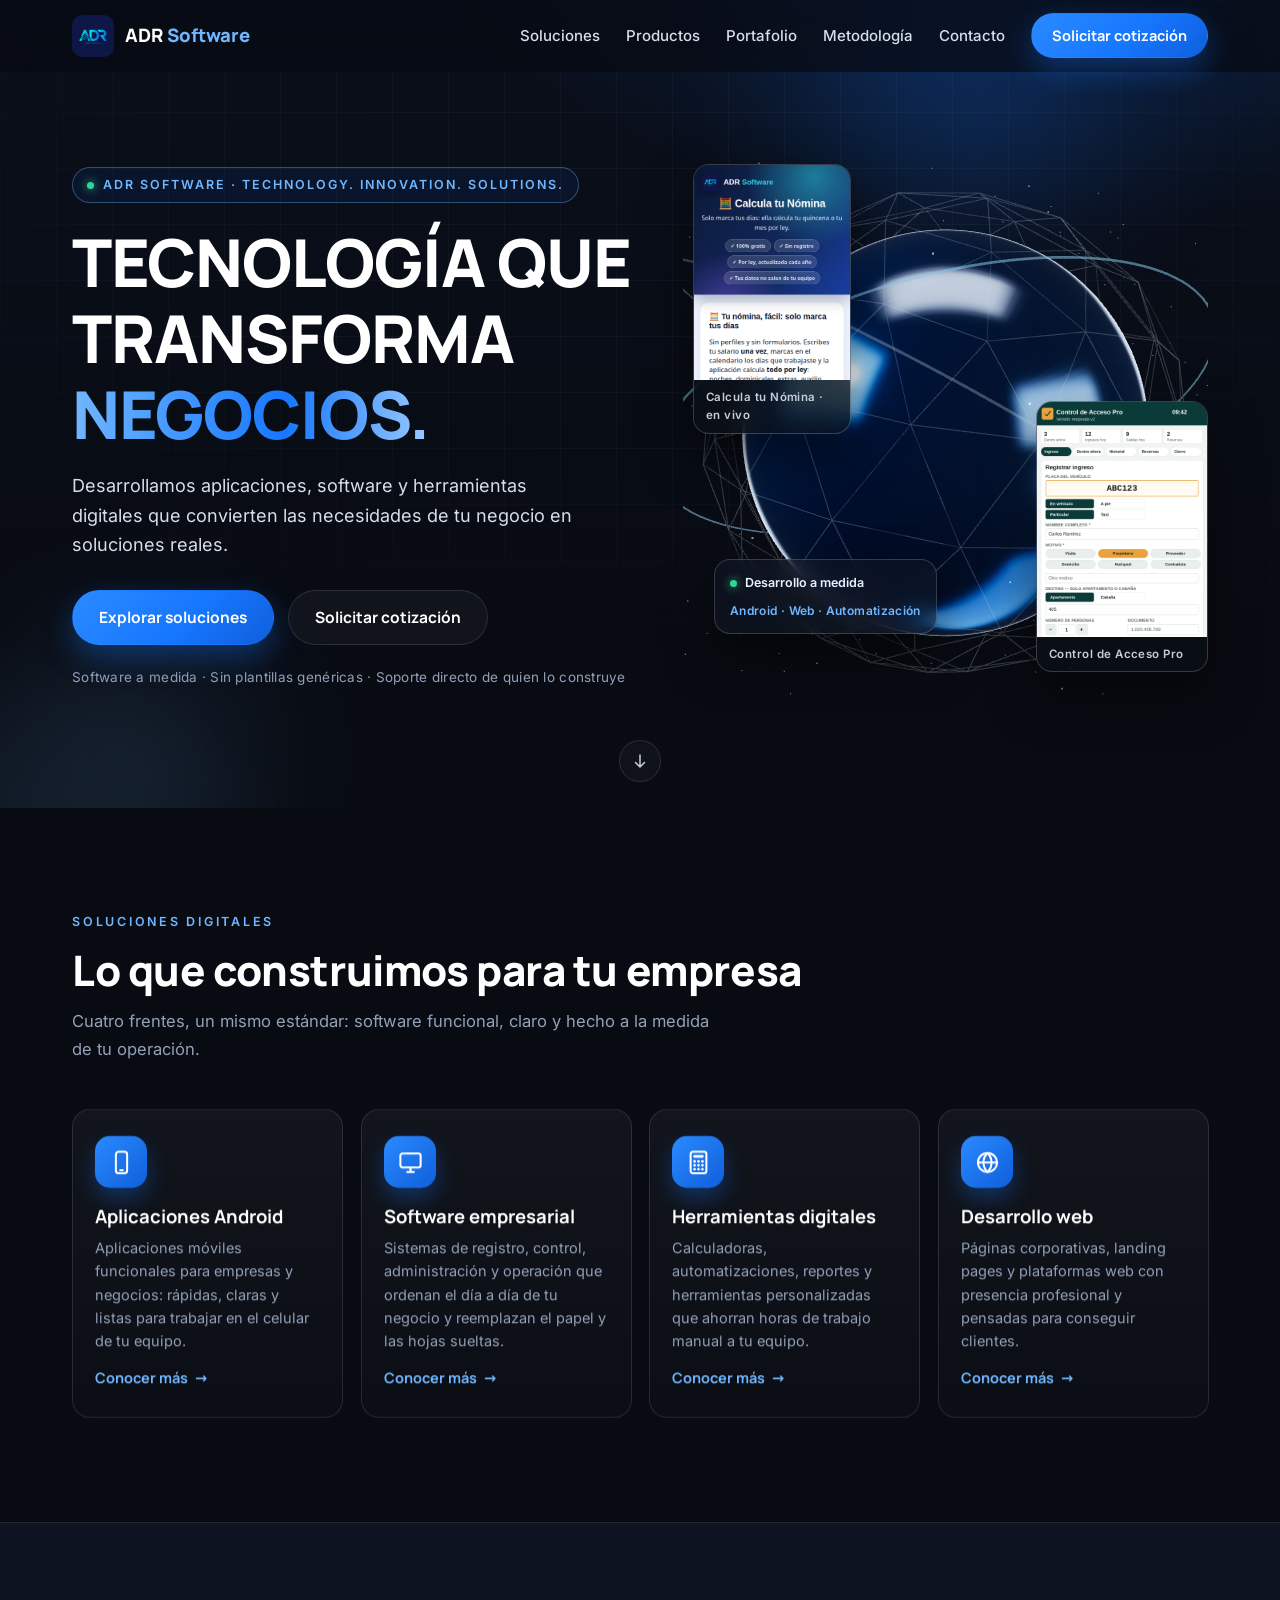
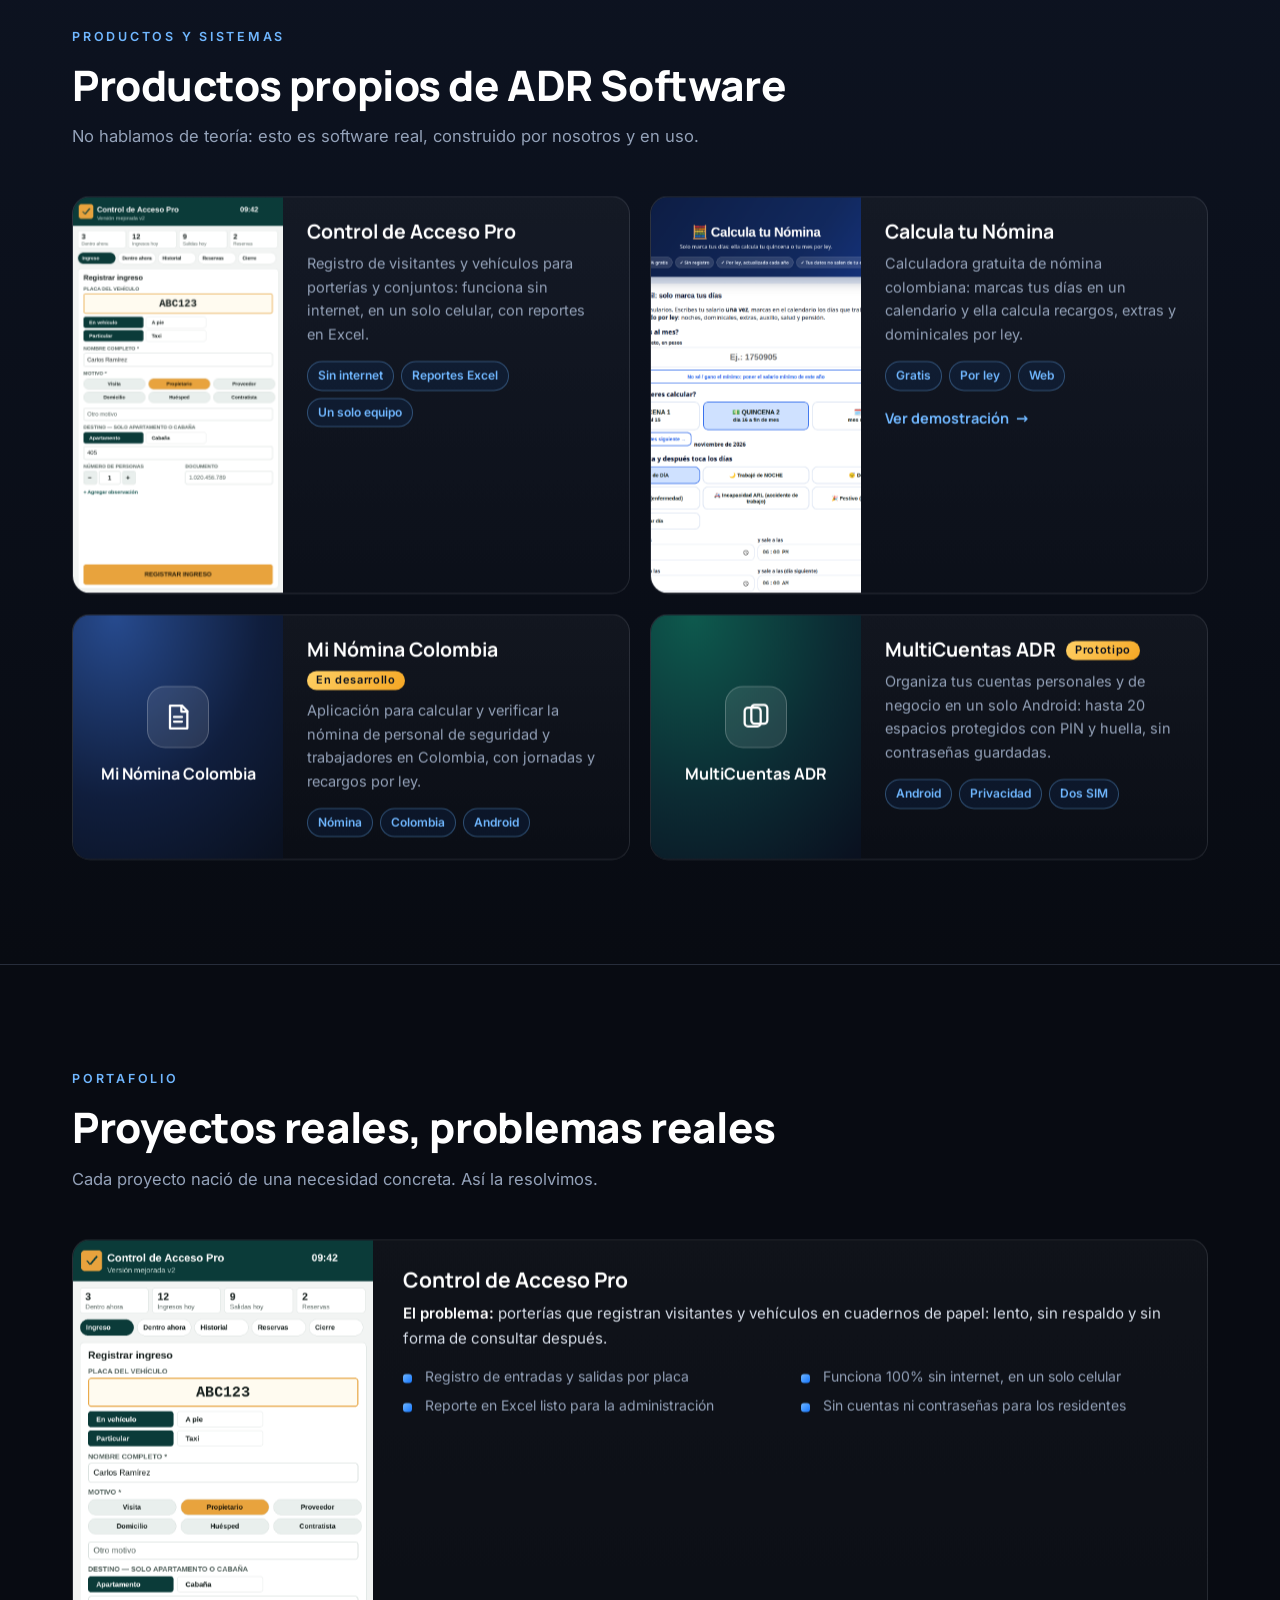
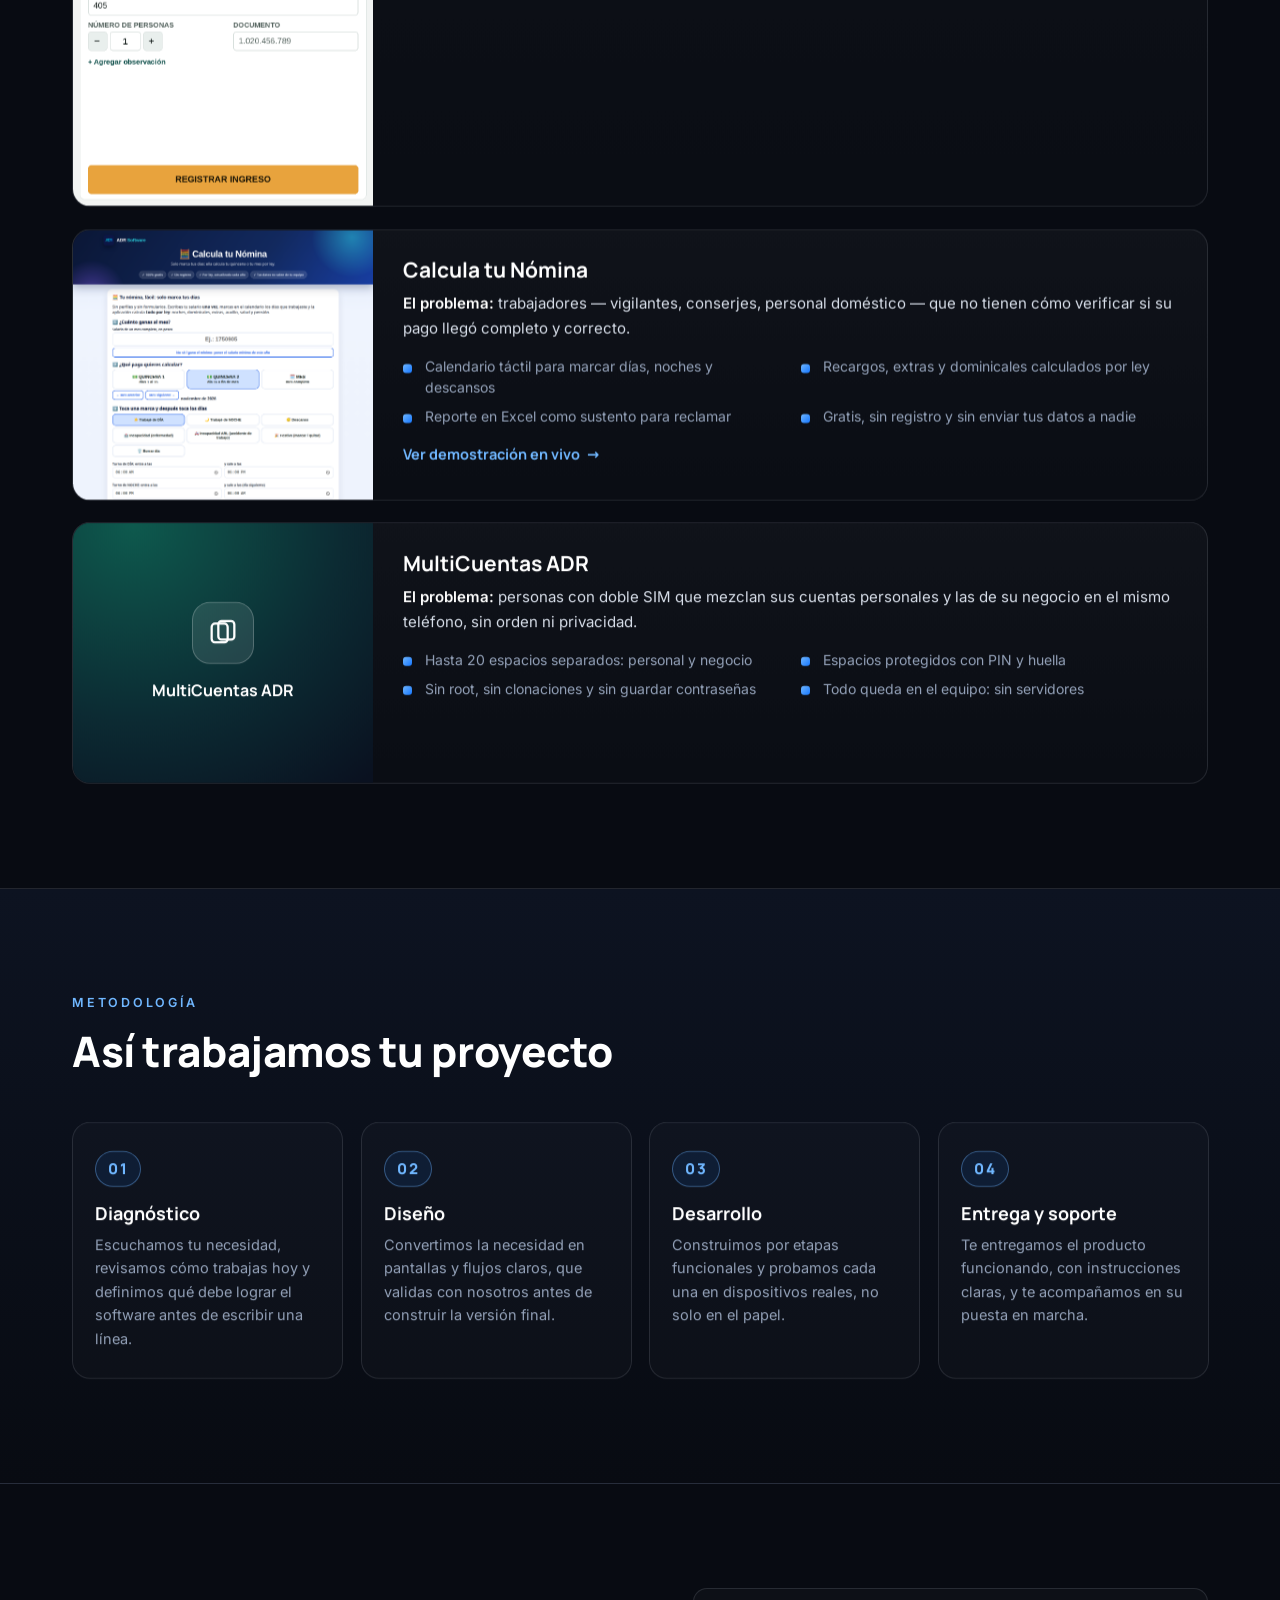
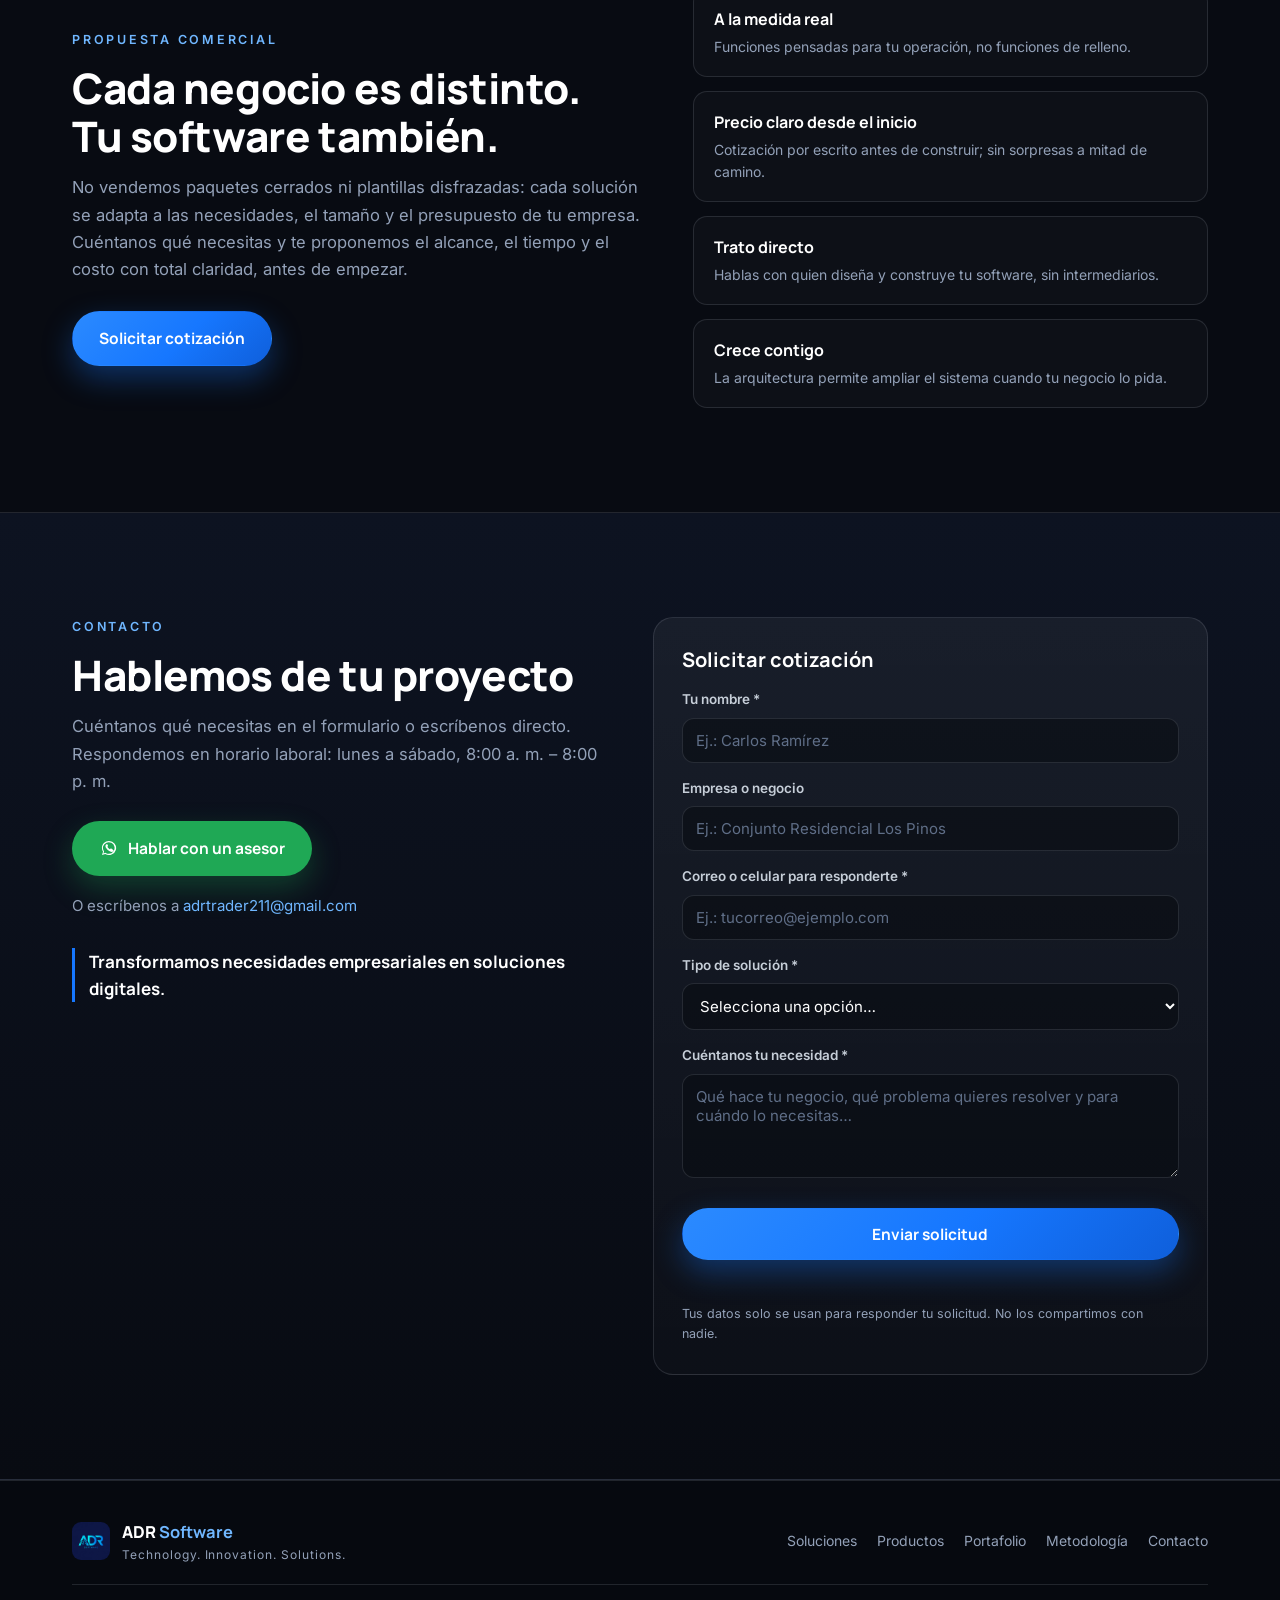
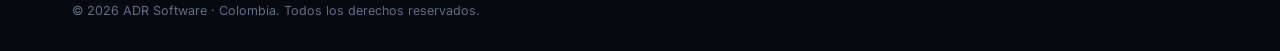
<file: master/index.html>
<!DOCTYPE html>
<html lang="es">
<head>
<meta charset="UTF-8">
<meta name="viewport" content="width=device-width, initial-scale=1.0">
<title>ADR Software — Tecnología que transforma negocios | Aplicaciones y software a medida</title>
<meta name="description" content="ADR Software desarrolla aplicaciones Android, software empresarial y herramientas digitales a medida. Transformamos necesidades empresariales en soluciones digitales.">
<meta name="theme-color" content="#080B12">
<meta property="og:type" content="website">
<meta property="og:site_name" content="ADR Software">
<meta property="og:title" content="ADR Software — Tecnología que transforma negocios">
<meta property="og:description" content="Desarrollamos aplicaciones, software y herramientas digitales que convierten las necesidades de tu negocio en soluciones reales.">
<meta property="og:image" content="assets/images/og-adr.jpg">
<meta name="twitter:card" content="summary_large_image">
<link rel="icon" type="image/png" href="assets/images/logo-adr.png">
<link rel="stylesheet" href="css/fuentes.css">
<link rel="stylesheet" href="css/style.css">
<link rel="stylesheet" href="css/animations.css">
<link rel="stylesheet" href="css/responsive.css">
<script type="application/ld+json">
{"@context":"https://schema.org","@type":"Organization","name":"ADR Software","slogan":"Technology. Innovation. Solutions.","logo":"assets/images/logo-adr.png","email":"adrtrader211@gmail.com"}
</script>
</head>
<body>

<!-- ===================== NAVEGACIÓN ===================== -->
<header class="nav" id="nav">
  <div class="nav-interior">
    <a class="nav-marca" href="#inicio" aria-label="ADR Software, inicio">
      <img src="assets/images/logo-adr.png" alt="Logotipo de ADR Software" width="42" height="42">
      <span>ADR <b>Software</b></span>
    </a>
    <nav class="nav-enlaces" id="nav-enlaces" aria-label="Navegación principal">
      <a href="#soluciones">Soluciones</a>
      <a href="#productos">Productos</a>
      <a href="#portafolio">Portafolio</a>
      <a href="#metodologia">Metodología</a>
      <a href="#contacto">Contacto</a>
    </nav>
    <a class="btn btn-primario btn-nav" href="#contacto">Solicitar cotización</a>
    <button class="nav-burger" id="nav-burger" aria-label="Abrir menú" aria-expanded="false" aria-controls="nav-enlaces">
      <span></span><span></span><span></span>
    </button>
  </div>
</header>

<main>
<!-- ===================== A. HERO ===================== -->
<section class="hero" id="inicio">
  <div class="hero-fondo" aria-hidden="true">
    <div class="hero-luz hero-luz-1"></div>
    <div class="hero-luz hero-luz-2"></div>
    <div class="hero-rejilla"></div>
  </div>

  <div class="hero-interior">
    <div class="hero-texto">
      <p class="hero-eyebrow"><span class="punto"></span> ADR SOFTWARE · TECHNOLOGY. INNOVATION. SOLUTIONS.</p>
      <h1>TECNOLOGÍA QUE<br>TRANSFORMA <span class="grad">NEGOCIOS.</span></h1>
      <p class="hero-sub">Desarrollamos aplicaciones, software y herramientas digitales que convierten las necesidades de tu negocio en soluciones reales.</p>
      <div class="hero-ctas">
        <a class="btn btn-primario" href="#soluciones">Explorar soluciones</a>
        <a class="btn btn-fantasma" href="#contacto">Solicitar cotización</a>
      </div>
      <p class="hero-nota">Software a medida · Sin plantillas genéricas · Soporte directo de quien lo construye</p>
    </div>

    <div class="hero-escena" aria-hidden="true">
      <div id="escena-3d"></div>
      <div class="esfera-respaldo" id="esfera-respaldo"></div>
      <figure class="panel-flotante panel-1" data-profundidad="14">
        <img src="assets/images/panel-nomina.png" alt="" loading="lazy">
        <figcaption>Calcula tu Nómina · en vivo</figcaption>
      </figure>
      <figure class="panel-flotante panel-2" data-profundidad="26">
        <img src="assets/images/producto-acceso.png" alt="" loading="lazy">
        <figcaption>Control de Acceso Pro</figcaption>
      </figure>
      <div class="panel-flotante panel-3" data-profundidad="20">
        <span class="chip-estado"><span class="punto"></span> Desarrollo a medida</span>
        <span class="chip-estado chip-2">Android · Web · Automatización</span>
      </div>
    </div>
  </div>

  <a class="hero-bajar" href="#soluciones" aria-label="Bajar a soluciones">
    <svg viewBox="0 0 24 24" fill="none" stroke="currentColor" stroke-width="2" stroke-linecap="round"><path d="M12 4v16m0 0l-6-6m6 6l6-6"/></svg>
  </a>
</section>

<!-- ===================== B. SOLUCIONES ===================== -->
<section class="seccion" id="soluciones">
  <div class="contenedor">
    <p class="seccion-eyebrow revelar">SOLUCIONES DIGITALES</p>
    <h2 class="seccion-titulo revelar">Lo que construimos para tu empresa</h2>
    <p class="seccion-sub revelar">Cuatro frentes, un mismo estándar: software funcional, claro y hecho a la medida de tu operación.</p>

    <div class="rejilla-soluciones">
      <article class="tarjeta-solucion revelar">
        <span class="icono-sol"><svg viewBox="0 0 24 24" fill="none" stroke="currentColor" stroke-width="1.8" stroke-linecap="round" stroke-linejoin="round"><rect x="7" y="2.5" width="10" height="19" rx="2.4"/><path d="M10.8 18.8h2.4"/></svg></span>
        <h3>Aplicaciones Android</h3>
        <p>Aplicaciones móviles funcionales para empresas y negocios: rápidas, claras y listas para trabajar en el celular de tu equipo.</p>
        <button class="enlace-mas" data-tipo="Aplicación Android">Conocer más <span aria-hidden="true">→</span></button>
      </article>
      <article class="tarjeta-solucion revelar">
        <span class="icono-sol"><svg viewBox="0 0 24 24" fill="none" stroke="currentColor" stroke-width="1.8" stroke-linecap="round" stroke-linejoin="round"><rect x="3" y="4" width="18" height="12.5" rx="2"/><path d="M9 20.5h6M12 16.5v4"/></svg></span>
        <h3>Software empresarial</h3>
        <p>Sistemas de registro, control, administración y operación que ordenan el día a día de tu negocio y reemplazan el papel y las hojas sueltas.</p>
        <button class="enlace-mas" data-tipo="Software empresarial">Conocer más <span aria-hidden="true">→</span></button>
      </article>
      <article class="tarjeta-solucion revelar">
        <span class="icono-sol"><svg viewBox="0 0 24 24" fill="none" stroke="currentColor" stroke-width="1.8" stroke-linecap="round" stroke-linejoin="round"><rect x="5" y="2.5" width="14" height="19" rx="2"/><path d="M8.5 6.5h7M8.5 11h.01M12 11h.01M15.5 11h.01M8.5 14.5h.01M12 14.5h.01M15.5 14.5h.01M8.5 18h.01M12 18h.01M15.5 18h.01" stroke-width="2.4"/></svg></span>
        <h3>Herramientas digitales</h3>
        <p>Calculadoras, automatizaciones, reportes y herramientas personalizadas que ahorran horas de trabajo manual a tu equipo.</p>
        <button class="enlace-mas" data-tipo="Herramienta digital">Conocer más <span aria-hidden="true">→</span></button>
      </article>
      <article class="tarjeta-solucion revelar">
        <span class="icono-sol"><svg viewBox="0 0 24 24" fill="none" stroke="currentColor" stroke-width="1.8" stroke-linecap="round" stroke-linejoin="round"><circle cx="12" cy="12" r="8.5"/><path d="M3.5 12h17M12 3.5c2.4 2.3 3.6 5.2 3.6 8.5s-1.2 6.2-3.6 8.5c-2.4-2.3-3.6-5.2-3.6-8.5S9.6 5.8 12 3.5z"/></svg></span>
        <h3>Desarrollo web</h3>
        <p>Páginas corporativas, landing pages y plataformas web con presencia profesional y pensadas para conseguir clientes.</p>
        <button class="enlace-mas" data-tipo="Desarrollo web">Conocer más <span aria-hidden="true">→</span></button>
      </article>
    </div>
  </div>
</section>

<!-- ===================== C. PRODUCTOS ===================== -->
<section class="seccion seccion-alt" id="productos">
  <div class="contenedor">
    <p class="seccion-eyebrow revelar">PRODUCTOS Y SISTEMAS</p>
    <h2 class="seccion-titulo revelar">Productos propios de ADR Software</h2>
    <p class="seccion-sub revelar">No hablamos de teoría: esto es software real, construido por nosotros y en uso.</p>

    <div class="rejilla-productos">
      <article class="tarjeta-producto revelar">
        <div class="producto-media"><img src="assets/images/producto-acceso.png" alt="Pantalla real de Control de Acceso Pro" loading="lazy"></div>
        <div class="producto-cuerpo">
          <h3>Control de Acceso Pro</h3>
          <p>Registro de visitantes y vehículos para porterías y conjuntos: funciona sin internet, en un solo celular, con reportes en Excel.</p>
          <ul class="producto-tags"><li>Sin internet</li><li>Reportes Excel</li><li>Un solo equipo</li></ul>
        </div>
      </article>
      <article class="tarjeta-producto revelar">
        <div class="producto-media"><img src="assets/images/producto-nomina.png" alt="Pantalla real de Calcula tu Nómina" loading="lazy"></div>
        <div class="producto-cuerpo">
          <h3>Calcula tu Nómina</h3>
          <p>Calculadora gratuita de nómina colombiana: marcas tus días en un calendario y ella calcula recargos, extras y dominicales por ley.</p>
          <ul class="producto-tags"><li>Gratis</li><li>Por ley</li><li>Web</li></ul>
          <a class="enlace-mas" href="https://adr-software-co.github.io/" target="_blank" rel="noopener">Ver demostración <span aria-hidden="true">→</span></a>
        </div>
      </article>
      <article class="tarjeta-producto revelar">
        <div class="producto-media media-cubierta cubierta-nomina">
          <span class="cubierta-icono"><svg viewBox="0 0 24 24" fill="none" stroke="currentColor" stroke-width="1.7" stroke-linecap="round" stroke-linejoin="round"><path d="M6 3.5h9L19 7.5v13H6z"/><path d="M14.5 3.5v4.5H19M9 12h6M9 15.5h6"/></svg></span>
          <span class="cubierta-nombre">Mi Nómina Colombia</span>
        </div>
        <div class="producto-cuerpo">
          <h3>Mi Nómina Colombia <span class="chip-dev">En desarrollo</span></h3>
          <p>Aplicación para calcular y verificar la nómina de personal de seguridad y trabajadores en Colombia, con jornadas y recargos por ley.</p>
          <ul class="producto-tags"><li>Nómina</li><li>Colombia</li><li>Android</li></ul>
        </div>
      </article>
      <article class="tarjeta-producto revelar">
        <div class="producto-media media-cubierta cubierta-cuentas">
          <span class="cubierta-icono"><svg viewBox="0 0 24 24" fill="none" stroke="currentColor" stroke-width="1.7" stroke-linecap="round" stroke-linejoin="round"><rect x="3.5" y="5" width="12" height="14" rx="2.5"/><rect x="8.5" y="3" width="12" height="14" rx="2.5"/></svg></span>
          <span class="cubierta-nombre">MultiCuentas ADR</span>
        </div>
        <div class="producto-cuerpo">
          <h3>MultiCuentas ADR <span class="chip-dev">Prototipo</span></h3>
          <p>Organiza tus cuentas personales y de negocio en un solo Android: hasta 20 espacios protegidos con PIN y huella, sin contraseñas guardadas.</p>
          <ul class="producto-tags"><li>Android</li><li>Privacidad</li><li>Dos SIM</li></ul>
        </div>
      </article>
    </div>
  </div>
</section>

<!-- ===================== D. PORTAFOLIO ===================== -->
<section class="seccion" id="portafolio">
  <div class="contenedor">
    <p class="seccion-eyebrow revelar">PORTAFOLIO</p>
    <h2 class="seccion-titulo revelar">Proyectos reales, problemas reales</h2>
    <p class="seccion-sub revelar">Cada proyecto nació de una necesidad concreta. Así la resolvimos.</p>

    <div class="lista-portafolio">
      <article class="proyecto revelar">
        <div class="proyecto-media"><img src="assets/images/producto-acceso.png" alt="Formulario real de Control de Acceso Pro" loading="lazy"></div>
        <div class="proyecto-cuerpo">
          <h3>Control de Acceso Pro</h3>
          <p class="proyecto-problema"><b>El problema:</b> porterías que registran visitantes y vehículos en cuadernos de papel: lento, sin respaldo y sin forma de consultar después.</p>
          <ul class="proyecto-funciones">
            <li>Registro de entradas y salidas por placa</li>
            <li>Funciona 100% sin internet, en un solo celular</li>
            <li>Reporte en Excel listo para la administración</li>
            <li>Sin cuentas ni contraseñas para los residentes</li>
          </ul>
        </div>
      </article>
      <article class="proyecto revelar">
        <div class="proyecto-media"><img src="assets/images/producto-nomina.png" alt="Calculadora Calcula tu Nómina en uso" loading="lazy"></div>
        <div class="proyecto-cuerpo">
          <h3>Calcula tu Nómina</h3>
          <p class="proyecto-problema"><b>El problema:</b> trabajadores — vigilantes, conserjes, personal doméstico — que no tienen cómo verificar si su pago llegó completo y correcto.</p>
          <ul class="proyecto-funciones">
            <li>Calendario táctil para marcar días, noches y descansos</li>
            <li>Recargos, extras y dominicales calculados por ley</li>
            <li>Reporte en Excel como sustento para reclamar</li>
            <li>Gratis, sin registro y sin enviar tus datos a nadie</li>
          </ul>
          <a class="enlace-mas" href="https://adr-software-co.github.io/" target="_blank" rel="noopener">Ver demostración en vivo <span aria-hidden="true">→</span></a>
        </div>
      </article>
      <article class="proyecto revelar">
        <div class="proyecto-media media-cubierta cubierta-cuentas">
          <span class="cubierta-icono"><svg viewBox="0 0 24 24" fill="none" stroke="currentColor" stroke-width="1.7" stroke-linecap="round" stroke-linejoin="round"><rect x="3.5" y="5" width="12" height="14" rx="2.5"/><rect x="8.5" y="3" width="12" height="14" rx="2.5"/></svg></span>
          <span class="cubierta-nombre">MultiCuentas ADR</span>
        </div>
        <div class="proyecto-cuerpo">
          <h3>MultiCuentas ADR</h3>
          <p class="proyecto-problema"><b>El problema:</b> personas con doble SIM que mezclan sus cuentas personales y las de su negocio en el mismo teléfono, sin orden ni privacidad.</p>
          <ul class="proyecto-funciones">
            <li>Hasta 20 espacios separados: personal y negocio</li>
            <li>Espacios protegidos con PIN y huella</li>
            <li>Sin root, sin clonaciones y sin guardar contraseñas</li>
            <li>Todo queda en el equipo: sin servidores</li>
          </ul>
        </div>
      </article>
    </div>
  </div>
</section>

<!-- ===================== E. METODOLOGÍA ===================== -->
<section class="seccion seccion-alt" id="metodologia">
  <div class="contenedor">
    <p class="seccion-eyebrow revelar">METODOLOGÍA</p>
    <h2 class="seccion-titulo revelar">Así trabajamos tu proyecto</h2>
    <div class="linea-pasos">
      <article class="paso revelar">
        <span class="paso-num">01</span>
        <h3>Diagnóstico</h3>
        <p>Escuchamos tu necesidad, revisamos cómo trabajas hoy y definimos qué debe lograr el software antes de escribir una línea.</p>
      </article>
      <article class="paso revelar">
        <span class="paso-num">02</span>
        <h3>Diseño</h3>
        <p>Convertimos la necesidad en pantallas y flujos claros, que validas con nosotros antes de construir la versión final.</p>
      </article>
      <article class="paso revelar">
        <span class="paso-num">03</span>
        <h3>Desarrollo</h3>
        <p>Construimos por etapas funcionales y probamos cada una en dispositivos reales, no solo en el papel.</p>
      </article>
      <article class="paso revelar">
        <span class="paso-num">04</span>
        <h3>Entrega y soporte</h3>
        <p>Te entregamos el producto funcionando, con instrucciones claras, y te acompañamos en su puesta en marcha.</p>
      </article>
    </div>
  </div>
</section>

<!-- ===================== F. PROPUESTA COMERCIAL ===================== -->
<section class="seccion" id="propuesta">
  <div class="contenedor propuesta-interior">
    <div class="revelar">
      <p class="seccion-eyebrow">PROPUESTA COMERCIAL</p>
      <h2 class="seccion-titulo">Cada negocio es distinto.<br>Tu software también.</h2>
      <p class="seccion-sub">No vendemos paquetes cerrados ni plantillas disfrazadas: cada solución se adapta a las necesidades, el tamaño y el presupuesto de tu empresa. Cuéntanos qué necesitas y te proponemos el alcance, el tiempo y el costo con total claridad, antes de empezar.</p>
      <a class="btn btn-primario" href="#contacto">Solicitar cotización</a>
    </div>
    <ul class="propuesta-lista revelar">
      <li><b>A la medida real</b><span>Funciones pensadas para tu operación, no funciones de relleno.</span></li>
      <li><b>Precio claro desde el inicio</b><span>Cotización por escrito antes de construir; sin sorpresas a mitad de camino.</span></li>
      <li><b>Trato directo</b><span>Hablas con quien diseña y construye tu software, sin intermediarios.</span></li>
      <li><b>Crece contigo</b><span>La arquitectura permite ampliar el sistema cuando tu negocio lo pida.</span></li>
    </ul>
  </div>
</section>

<!-- ===================== G. CONTACTO ===================== -->
<section class="seccion seccion-alt" id="contacto">
  <div class="contenedor contacto-interior">
    <div class="contacto-info revelar">
      <p class="seccion-eyebrow">CONTACTO</p>
      <h2 class="seccion-titulo">Hablemos de tu proyecto</h2>
      <p class="seccion-sub">Cuéntanos qué necesitas en el formulario o escríbenos directo. Respondemos en horario laboral: lunes a sábado, 8:00 a. m. – 8:00 p. m.</p>
      <a class="btn btn-whatsapp" data-whatsapp target="_blank" rel="noopener">
        <svg viewBox="0 0 24 24" fill="currentColor" aria-hidden="true"><path d="M12 3.5c-4.7 0-8.5 3.8-8.5 8.5 0 1.7.5 3.2 1.4 4.6L3.5 20.5l4-1.3A8.5 8.5 0 1 0 12 3.5zm0 15.5c-1.4 0-2.8-.4-4-1.1l-.3-.2-2.4.8.8-2.3-.2-.3a7 7 0 1 1 6.1 3.1zm3.9-5.8c-.2-.1-1.3-.6-1.4-.7-.2-.1-.3-.1-.4.1l-.6.7c-.1.2-.3.2-.5.1a5.7 5.7 0 0 1-2.8-2.5c-.2-.4.2-.4.6-1.3a.5.5 0 0 0 0-.5c-.1-.1-.5-1.1-.6-1.3-.2-.2-.4-.3-.5-.3h-.5c-.2 0-.5.1-.7.3-.9.9-1.1 2.2-.2 3.9a11.6 11.6 0 0 0 4.5 4.2c1.7.8 2.4.9 3.2.7.5-.1 1.3-.5 1.4-1 .1-.4.1-.8 0-.9l-.7-.2z"/></svg>
        Hablar con un asesor
      </a>
      <p class="contacto-correo">O escríbenos a <a data-correo href="mailto:adrtrader211@gmail.com">adrtrader211@gmail.com</a></p>
      <p class="contacto-cierre">Transformamos necesidades empresariales en soluciones digitales.</p>
    </div>

    <form class="formulario revelar" id="form-cotizacion" novalidate>
      <h3>Solicitar cotización</h3>
      <label for="c-nombre">Tu nombre *</label>
      <input id="c-nombre" name="nombre" type="text" autocomplete="name" placeholder="Ej.: Carlos Ramírez">
      <label for="c-empresa">Empresa o negocio</label>
      <input id="c-empresa" name="empresa" type="text" autocomplete="organization" placeholder="Ej.: Conjunto Residencial Los Pinos">
      <label for="c-contacto">Correo o celular para responderte *</label>
      <input id="c-contacto" name="contacto" type="text" autocomplete="email" placeholder="Ej.: tucorreo@ejemplo.com">
      <label for="c-tipo">Tipo de solución *</label>
      <select id="c-tipo" name="tipo">
        <option value="">Selecciona una opción…</option>
        <option>Aplicación Android</option>
        <option>Software empresarial</option>
        <option>Herramienta digital</option>
        <option>Desarrollo web</option>
        <option>Automatización</option>
        <option>Otra</option>
      </select>
      <label for="c-descripcion">Cuéntanos tu necesidad *</label>
      <textarea id="c-descripcion" name="descripcion" rows="4" placeholder="Qué hace tu negocio, qué problema quieres resolver y para cuándo lo necesitas…"></textarea>
      <input type="checkbox" name="botcheck" id="c-botcheck" style="display:none" tabindex="-1" autocomplete="off">
      <button type="submit" class="btn btn-primario btn-enviar" id="c-enviar">Enviar solicitud</button>
      <p class="form-estado" id="form-estado" role="status"></p>
      <p class="form-nota">Tus datos solo se usan para responder tu solicitud. No los compartimos con nadie.</p>
    </form>
  </div>
</section>
</main>

<!-- ===================== PIE ===================== -->
<footer class="pie">
  <div class="contenedor pie-interior">
    <div class="pie-marca">
      <img src="assets/images/logo-adr.png" alt="" width="38" height="38">
      <div>
        <p class="pie-nombre">ADR <b>Software</b></p>
        <p class="pie-eslogan">Technology. Innovation. Solutions.</p>
      </div>
    </div>
    <nav class="pie-enlaces" aria-label="Enlaces del pie">
      <a href="#soluciones">Soluciones</a>
      <a href="#productos">Productos</a>
      <a href="#portafolio">Portafolio</a>
      <a href="#metodologia">Metodología</a>
      <a href="#contacto">Contacto</a>
    </nav>
    <p class="pie-nota">© <span id="anio">2026</span> ADR Software · Colombia. Todos los derechos reservados.</p>
  </div>
</footer>

<script src="assets/vendor/three.min.js" defer></script>
<script src="assets/vendor/gsap.min.js" defer></script>
<script src="assets/vendor/ScrollTrigger.min.js" defer></script>
<script src="js/config.js" defer></script>
<script src="js/three-scene.js" defer></script>
<script src="js/animations.js" defer></script>
<script src="js/interactions.js" defer></script>
<script src="js/main.js" defer></script>
</body>
</html>
</file>
<file: master/css/fuentes.css>
/* Fuentes vendidas localmente: Inter y Manrope variables (licencia OFL 1.1).
   El sitio no depende de Google Fonts ni de ningún servidor externo. */
@font-face{
  font-family:'Inter';font-style:normal;font-weight:400 600;font-display:swap;
  src:url('../assets/fonts/inter-var.woff2') format('woff2');
}
@font-face{
  font-family:'Manrope';font-style:normal;font-weight:600 800;font-display:swap;
  src:url('../assets/fonts/manrope-var.woff2') format('woff2');
}
</file>
<file: master/css/style.css>
/* ============================================================
   ADR SOFTWARE — Master Web Experience
   style.css · base, layout y componentes
   Paleta oficial: #080B12 · #111827 · #1677FF · #70B7FF · #C6CED8
   ============================================================ */
:root{
  --negro:#080B12;
  --grafito:#111827;
  --grafito-2:#0D1321;
  --azul:#1677FF;
  --azul-claro:#70B7FF;
  --plata:#C6CED8;
  --blanco:#FFFFFF;
  --texto:#D7DEE9;
  --texto-suave:#93A1B8;
  --linea:rgba(198,206,216,.14);
  --cristal:rgba(17,24,39,.55);
  --radio:18px;
  --fuente-titulos:'Manrope',system-ui,-apple-system,"Segoe UI",sans-serif;
  --fuente-texto:'Inter',system-ui,-apple-system,"Segoe UI",sans-serif;
}
*{box-sizing:border-box;margin:0;padding:0}
html{scroll-behavior:smooth}
body{
  font-family:var(--fuente-texto);
  background:var(--negro);
  color:var(--texto);
  line-height:1.6;
  -webkit-font-smoothing:antialiased;
  overflow-x:hidden;
}
img{max-width:100%;display:block}
a{color:var(--azul-claro);text-decoration:none}
h1,h2,h3{font-family:var(--fuente-titulos);color:var(--blanco);line-height:1.15}
::selection{background:var(--azul);color:#fff}
.contenedor{max-width:1180px;margin:0 auto;padding:0 22px}

/* ---------- Botones ---------- */
.btn{
  display:inline-flex;align-items:center;gap:9px;
  font-family:var(--fuente-titulos);font-weight:700;font-size:15.5px;
  padding:14px 26px;border-radius:999px;border:1px solid transparent;
  cursor:pointer;transition:transform .18s ease,box-shadow .18s ease,background .18s ease,border-color .18s ease;
}
.btn-primario{
  background:linear-gradient(135deg,#2B8AFF,#1677FF 55%,#0F5FDB);
  color:#fff;box-shadow:0 12px 30px rgba(22,119,255,.35);
}
.btn-primario:hover{transform:translateY(-2px);box-shadow:0 18px 38px rgba(22,119,255,.45)}
.btn-fantasma{background:rgba(255,255,255,.04);border-color:var(--linea);color:var(--blanco);backdrop-filter:blur(6px)}
.btn-fantasma:hover{transform:translateY(-2px);border-color:rgba(112,183,255,.55)}
.btn-whatsapp{background:#1FA855;color:#fff;box-shadow:0 12px 30px rgba(31,168,85,.30)}
.btn-whatsapp:hover{transform:translateY(-2px);box-shadow:0 18px 38px rgba(31,168,85,.42)}
.btn-whatsapp svg{width:20px;height:20px}
.btn-nav{padding:10px 20px;font-size:14.5px}

/* ---------- Navegación ---------- */
.nav{
  position:fixed;inset:0 0 auto 0;z-index:60;
  background:rgba(8,11,18,.72);backdrop-filter:blur(14px);
  border-bottom:1px solid transparent;transition:border-color .25s,background .25s;
}
.nav.fija{border-bottom-color:var(--linea);background:rgba(8,11,18,.88)}
.nav-interior{max-width:1180px;margin:0 auto;padding:13px 22px;display:flex;align-items:center;gap:26px}
.nav-marca{display:flex;align-items:center;gap:11px;color:var(--blanco);font-family:var(--fuente-titulos);font-weight:800;font-size:18.5px}
.nav-marca img{border-radius:10px}
.nav-marca b{color:var(--azul-claro);font-weight:800}
.nav-enlaces{display:flex;gap:26px;margin-left:auto}
.nav-enlaces a{color:var(--texto);font-size:15px;font-weight:500;transition:color .15s}
.nav-enlaces a:hover{color:#fff}
.nav-burger{display:none;margin-left:auto;background:none;border:none;cursor:pointer;padding:8px}
.nav-burger span{display:block;width:24px;height:2px;background:#fff;margin:5px 0;border-radius:2px;transition:transform .25s,opacity .25s}
.nav-burger.abierto span:nth-child(1){transform:translateY(7px) rotate(45deg)}
.nav-burger.abierto span:nth-child(2){opacity:0}
.nav-burger.abierto span:nth-child(3){transform:translateY(-7px) rotate(-45deg)}

/* ---------- HERO ---------- */
.hero{position:relative;padding:158px 0 110px;overflow:hidden;background:
  radial-gradient(1100px 520px at 85% -10%,rgba(22,119,255,.20),transparent 60%),
  radial-gradient(800px 480px at -10% 110%,rgba(112,183,255,.10),transparent 55%),
  linear-gradient(180deg,#0A0F1B 0%,var(--negro) 78%)}
.hero-fondo{position:absolute;inset:0;pointer-events:none}
.hero-luz{position:absolute;border-radius:50%;filter:blur(70px);opacity:.5}
.hero-luz-1{width:480px;height:480px;top:-160px;right:6%;background:radial-gradient(circle,rgba(22,119,255,.55),transparent 65%)}
.hero-luz-2{width:380px;height:380px;bottom:-140px;left:-60px;background:radial-gradient(circle,rgba(112,183,255,.35),transparent 65%)}
.hero-rejilla{position:absolute;inset:0;background:
  linear-gradient(rgba(198,206,216,.045) 1px,transparent 1px),
  linear-gradient(90deg,rgba(198,206,216,.045) 1px,transparent 1px);
  background-size:56px 56px;
  -webkit-mask-image:radial-gradient(ellipse 90% 70% at 50% 30%,#000 30%,transparent 75%);
          mask-image:radial-gradient(ellipse 90% 70% at 50% 30%,#000 30%,transparent 75%)}
.hero-interior{position:relative;max-width:1180px;margin:0 auto;padding:0 22px;display:grid;grid-template-columns:1.05fr .95fr;gap:30px;align-items:center}
.hero-eyebrow{display:inline-flex;align-items:center;gap:9px;font-size:12.5px;font-weight:600;letter-spacing:.16em;color:var(--azul-claro);border:1px solid rgba(112,183,255,.35);background:rgba(22,119,255,.08);padding:7px 14px;border-radius:999px}
.punto{width:7px;height:7px;border-radius:50%;background:#34D399;box-shadow:0 0 10px #34D399;flex:none}
.hero h1{font-size:clamp(40px,5.6vw,66px);font-weight:800;letter-spacing:-.015em;margin:22px 0 18px}
.hero h1 .grad{background:linear-gradient(92deg,var(--azul-claro),var(--azul) 60%,#9CCBFF);-webkit-background-clip:text;background-clip:text;color:transparent}
.hero-sub{font-size:18px;color:var(--texto);max-width:520px;line-height:1.65}
.hero-ctas{display:flex;flex-wrap:wrap;gap:14px;margin-top:30px}
.hero-nota{margin-top:22px;font-size:13.5px;color:var(--texto-suave);letter-spacing:.02em}
.hero-bajar{position:absolute;left:50%;bottom:26px;transform:translateX(-50%);width:42px;height:42px;border:1px solid var(--linea);border-radius:50%;display:flex;align-items:center;justify-content:center;color:var(--plata);background:rgba(255,255,255,.03)}
.hero-bajar svg{width:18px;height:18px}

/* Escena 3D y paneles */
.hero-escena{position:relative;height:540px}
#escena-3d{position:absolute;inset:0}
#escena-3d canvas{display:block;width:100%;height:100%}
.esfera-respaldo{display:none;position:absolute;top:50%;left:50%;width:330px;height:330px;transform:translate(-50%,-54%);border-radius:50%;
  background:radial-gradient(circle at 32% 28%,#9CCBFF 0%,#1677FF 34%,#0B2A5B 62%,#060B18 100%);
  box-shadow:0 0 90px rgba(22,119,255,.45),inset -28px -34px 70px rgba(0,0,0,.55)}
.sin-webgl .esfera-respaldo,.reducido .esfera-respaldo{display:block}
.sin-webgl #escena-3d,.reducido #escena-3d{display:none}
.panel-flotante{position:absolute;border-radius:16px;overflow:hidden;background:var(--cristal);
  border:1px solid rgba(198,206,216,.22);backdrop-filter:blur(10px);
  box-shadow:0 24px 50px rgba(0,0,0,.5);will-change:transform}
.panel-flotante figcaption{font-size:11.5px;font-weight:600;letter-spacing:.04em;color:var(--plata);padding:8px 12px;background:rgba(8,11,18,.55)}
.panel-1{width:158px;top:6px;left:2%;z-index:3}
.panel-1 img{height:215px;width:100%;object-fit:cover;object-position:top}
.panel-2{width:172px;bottom:26px;right:0;z-index:3}
.panel-2 img{height:235px;width:100%;object-fit:cover;object-position:top}
.panel-3{left:6%;bottom:64px;z-index:4;padding:13px 15px;display:flex;flex-direction:column;gap:8px;overflow:visible}
.chip-estado{display:inline-flex;align-items:center;gap:8px;font-size:12.5px;font-weight:600;color:#EAF2FF;white-space:nowrap}
.chip-2{color:var(--azul-claro);font-size:12px;letter-spacing:.03em}

/* ---------- Secciones ---------- */
.seccion{padding:104px 0}
.seccion-alt{background:linear-gradient(180deg,var(--grafito-2),var(--negro));border-top:1px solid var(--linea);border-bottom:1px solid var(--linea)}
.seccion-eyebrow{font-size:12.5px;font-weight:700;letter-spacing:.22em;color:var(--azul-claro);margin-bottom:14px}
.seccion-titulo{font-size:clamp(29px,3.6vw,42px);font-weight:800;letter-spacing:-.01em;margin-bottom:14px}
.seccion-sub{font-size:16.5px;color:var(--texto-suave);max-width:640px;line-height:1.65}

/* Soluciones */
.rejilla-soluciones{display:grid;grid-template-columns:repeat(4,1fr);gap:18px;margin-top:46px}
.tarjeta-solucion{background:linear-gradient(180deg,rgba(255,255,255,.045),rgba(255,255,255,.015));border:1px solid var(--linea);border-radius:var(--radio);padding:26px 22px;transition:transform .22s,border-color .22s,box-shadow .22s}
.tarjeta-solucion:hover{transform:translateY(-5px);border-color:rgba(112,183,255,.45);box-shadow:0 22px 44px rgba(0,0,0,.35)}
.icono-sol{display:flex;align-items:center;justify-content:center;width:52px;height:52px;border-radius:15px;color:#fff;background:linear-gradient(135deg,#2B8AFF,#0F5FDB);box-shadow:0 10px 22px rgba(22,119,255,.32);margin-bottom:18px}
.icono-sol svg{width:27px;height:27px}
.tarjeta-solucion h3{font-size:18.5px;margin-bottom:9px}
.tarjeta-solucion p{font-size:14.5px;color:var(--texto-suave);line-height:1.6}
.enlace-mas{display:inline-flex;align-items:center;gap:7px;margin-top:16px;background:none;border:none;cursor:pointer;font-family:var(--fuente-titulos);font-weight:700;font-size:14.5px;color:var(--azul-claro);padding:0;transition:gap .15s,color .15s}
.enlace-mas:hover{gap:11px;color:#fff}
a.enlace-mas{margin-top:16px}

/* Productos */
.rejilla-productos{display:grid;grid-template-columns:repeat(2,1fr);gap:20px;margin-top:46px}
.tarjeta-producto{display:grid;grid-template-columns:210px 1fr;background:linear-gradient(180deg,rgba(255,255,255,.04),rgba(255,255,255,.012));border:1px solid var(--linea);border-radius:var(--radio);overflow:hidden;transition:transform .22s,border-color .22s}
.tarjeta-producto:hover{transform:translateY(-4px);border-color:rgba(112,183,255,.4)}
.producto-media{height:100%;min-height:230px;overflow:hidden}
.producto-media img{width:100%;height:100%;object-fit:cover;object-position:top}
.media-cubierta{display:flex;flex-direction:column;align-items:center;justify-content:center;gap:14px;padding:26px;text-align:center}
.cubierta-nomina{background:radial-gradient(120% 130% at 20% 0%,#274B8F 0%,#101E3D 58%,#0A1120 100%)}
.cubierta-cuentas{background:radial-gradient(120% 130% at 20% 0%,#0E5A4E 0%,#0C2B33 58%,#0A1120 100%)}
.cubierta-icono{width:62px;height:62px;border-radius:18px;display:flex;align-items:center;justify-content:center;color:#fff;background:rgba(255,255,255,.10);border:1px solid rgba(255,255,255,.22)}
.cubierta-icono svg{width:32px;height:32px}
.cubierta-nombre{font-family:var(--fuente-titulos);font-weight:700;color:#fff;font-size:16px}
.producto-cuerpo{padding:24px 24px 22px}
.producto-cuerpo h3{font-size:19.5px;margin-bottom:9px;display:flex;align-items:center;gap:10px;flex-wrap:wrap}
.producto-cuerpo p{font-size:14.5px;color:var(--texto-suave);line-height:1.62}
.chip-dev{font-family:var(--fuente-texto);font-size:11px;font-weight:700;letter-spacing:.06em;color:#0B1220;background:linear-gradient(135deg,#FFD166,#F5A623);padding:3px 9px;border-radius:999px}
.producto-tags{display:flex;flex-wrap:wrap;gap:7px;list-style:none;margin-top:15px}
.producto-tags li{font-size:12px;font-weight:600;color:var(--azul-claro);border:1px solid rgba(112,183,255,.35);background:rgba(22,119,255,.08);padding:4px 10px;border-radius:999px}

/* Portafolio */
.lista-portafolio{display:flex;flex-direction:column;gap:22px;margin-top:46px}
.proyecto{display:grid;grid-template-columns:300px 1fr;gap:0;background:linear-gradient(180deg,rgba(255,255,255,.035),rgba(255,255,255,.01));border:1px solid var(--linea);border-radius:var(--radio);overflow:hidden}
.proyecto-media{min-height:260px;overflow:hidden}
.proyecto-media img{width:100%;height:100%;object-fit:cover;object-position:top}
.proyecto-cuerpo{padding:28px 30px}
.proyecto-cuerpo h3{font-size:21px;margin-bottom:10px}
.proyecto-problema{font-size:15px;color:var(--texto);line-height:1.65;margin-bottom:14px}
.proyecto-problema b{color:#fff}
.proyecto-funciones{list-style:none;display:grid;grid-template-columns:1fr 1fr;gap:8px 22px}
.proyecto-funciones li{font-size:14px;color:var(--texto-suave);padding-left:22px;position:relative;line-height:1.5}
.proyecto-funciones li::before{content:"";position:absolute;left:0;top:8px;width:9px;height:9px;border-radius:3px;background:linear-gradient(135deg,var(--azul-claro),var(--azul))}

/* Metodología */
.linea-pasos{display:grid;grid-template-columns:repeat(4,1fr);gap:18px;margin-top:46px}
.paso{position:relative;border:1px solid var(--linea);border-radius:var(--radio);padding:28px 22px;background:rgba(255,255,255,.02)}
.paso-num{font-family:var(--fuente-titulos);font-size:15px;font-weight:800;color:var(--azul-claro);letter-spacing:.1em;display:inline-block;border:1px solid rgba(112,183,255,.4);background:rgba(22,119,255,.10);padding:5px 12px;border-radius:999px;margin-bottom:16px}
.paso h3{font-size:18px;margin-bottom:9px}
.paso p{font-size:14.5px;color:var(--texto-suave);line-height:1.62}

/* Propuesta */
.propuesta-interior{display:grid;grid-template-columns:1.05fr .95fr;gap:52px;align-items:center}
.propuesta-interior .btn{margin-top:28px}
.propuesta-lista{list-style:none;display:flex;flex-direction:column;gap:14px}
.propuesta-lista li{border:1px solid var(--linea);border-radius:14px;padding:18px 20px;background:rgba(255,255,255,.025);display:flex;flex-direction:column;gap:3px}
.propuesta-lista b{font-family:var(--fuente-titulos);color:#fff;font-size:16px}
.propuesta-lista span{font-size:14px;color:var(--texto-suave)}

/* Contacto */
.contacto-interior{display:grid;grid-template-columns:1fr 1.05fr;gap:52px;align-items:start}
.contacto-info .btn{margin-top:26px}
.contacto-correo{margin-top:18px;font-size:15px;color:var(--texto-suave)}
.contacto-cierre{margin-top:30px;font-family:var(--fuente-titulos);font-weight:700;color:#fff;font-size:17px;border-left:3px solid var(--azul);padding-left:14px}
.formulario{background:linear-gradient(180deg,rgba(255,255,255,.05),rgba(255,255,255,.02));border:1px solid var(--linea);border-radius:20px;padding:30px 28px}
.formulario h3{font-size:20px;margin-bottom:18px}
.formulario label{display:block;font-size:13.5px;font-weight:600;color:var(--plata);margin:15px 0 7px}
.formulario input,.formulario select,.formulario textarea{
  width:100%;background:rgba(8,11,18,.55);border:1.5px solid var(--linea);border-radius:12px;
  padding:12px 13px;color:#fff;font-family:var(--fuente-texto);font-size:15px;transition:border-color .15s,box-shadow .15s}
.formulario textarea{resize:vertical;min-height:104px}
.formulario input:focus,.formulario select:focus,.formulario textarea:focus{outline:none;border-color:var(--azul);box-shadow:0 0 0 4px rgba(22,119,255,.18)}
.formulario input.error,.formulario select.error,.formulario textarea.error{border-color:#F87171}
.btn-enviar{width:100%;justify-content:center;margin-top:22px}
.form-estado{margin-top:14px;font-size:14.5px;min-height:22px}
.form-estado.ok{color:#4ADE80}
.form-estado.mal{color:#F87171}
.form-nota{margin-top:8px;font-size:12.5px;color:var(--texto-suave)}

/* Pie */
.pie{border-top:1px solid var(--linea);padding:38px 0 30px;background:#06090F}
.pie-interior{display:flex;flex-wrap:wrap;align-items:center;gap:20px 34px}
.pie-marca{display:flex;align-items:center;gap:12px}
.pie-marca img{border-radius:9px}
.pie-nombre{font-family:var(--fuente-titulos);font-weight:800;color:#fff;font-size:16.5px}
.pie-nombre b{color:var(--azul-claro)}
.pie-eslogan{font-size:12px;color:var(--texto-suave);letter-spacing:.08em}
.pie-enlaces{display:flex;flex-wrap:wrap;gap:20px;margin-left:auto}
.pie-enlaces a{color:var(--texto-suave);font-size:14px}
.pie-enlaces a:hover{color:#fff}
.pie-nota{width:100%;font-size:12.5px;color:#5F6E87;border-top:1px solid var(--linea);padding-top:16px}
</file>
<file: master/css/animations.css>
/* ============================================================
   ADR SOFTWARE — animations.css
   Movimiento ambiental y microinteracciones (sin GSAP también
   debe verse bien: los estados iniciales ocultos los pone GSAP,
   nunca el CSS).
   ============================================================ */
@keyframes flotarSuave{
  from{transform:translateY(0)}
  to{transform:translateY(-13px)}
}
@keyframes pulsoPunto{
  0%,100%{box-shadow:0 0 0 0 rgba(52,211,153,.45)}
  55%{box-shadow:0 0 0 6px rgba(52,211,153,0)}
}
@keyframes bajarSuave{
  0%,100%{transform:translate(-50%,0)}
  50%{transform:translate(-50%,7px)}
}
.panel-1{animation:flotarSuave 6.5s ease-in-out infinite alternate}
.panel-2{animation:flotarSuave 7.5s ease-in-out infinite alternate-reverse}
.panel-3{animation:flotarSuave 8.5s ease-in-out infinite alternate}
.hero .punto{animation:pulsoPunto 2.6s ease-in-out infinite}
.hero-bajar{animation:bajarSuave 2.8s ease-in-out infinite}
.hero-luz-1{animation:flotarSuave 11s ease-in-out infinite alternate}
.hero-luz-2{animation:flotarSuave 13s ease-in-out infinite alternate-reverse}

.tarjeta-solucion,.tarjeta-producto,.proyecto,.paso,.propuesta-lista li{will-change:transform}
.enlace-mas span{transition:transform .15s}
input::placeholder,textarea::placeholder{color:#5F6E87}

/* Movimiento reducido: todo quieto, todo visible */
@media (prefers-reduced-motion:reduce){
  html{scroll-behavior:auto}
  *,*::before,*::after{animation:none!important;transition:none!important}
}
</file>
<file: master/css/responsive.css>
/* ============================================================
   ADR SOFTWARE — responsive.css
   ============================================================ */
@media (max-width:1020px){
  .rejilla-soluciones{grid-template-columns:repeat(2,1fr)}
  .linea-pasos{grid-template-columns:repeat(2,1fr)}
  .hero-interior{grid-template-columns:1fr;gap:8px}
  .hero{padding-top:132px}
  .hero-sub{max-width:640px}
  .hero-escena{height:470px;max-width:560px;width:100%;margin:6px auto 0}
}
@media (max-width:820px){
  .nav-enlaces{
    position:absolute;top:100%;left:0;right:0;flex-direction:column;gap:0;
    background:rgba(8,11,18,.97);border-bottom:1px solid var(--linea);
    padding:8px 22px 16px;display:none;
  }
  .nav-enlaces.abierto{display:flex}
  .nav-enlaces a{padding:11px 0;border-bottom:1px solid rgba(198,206,216,.07);font-size:16px}
  .nav-enlaces a:last-child{border-bottom:none}
  .nav-burger{display:block}
  .btn-nav{display:none}
  .rejilla-productos{grid-template-columns:1fr}
  .proyecto{grid-template-columns:1fr}
  .proyecto-media{min-height:210px;max-height:300px}
  .propuesta-interior,.contacto-interior{grid-template-columns:1fr;gap:36px}
  .seccion{padding:76px 0}
}
@media (max-width:560px){
  .rejilla-soluciones,.linea-pasos{grid-template-columns:1fr}
  .tarjeta-producto{grid-template-columns:1fr}
  .producto-media{min-height:200px;max-height:290px}
  .proyecto-funciones{grid-template-columns:1fr}
  .hero{padding:118px 0 92px}
  .hero-escena{height:400px}
  .panel-1{width:118px}
  .panel-1 img{height:158px}
  .panel-2{display:none}
  .panel-3{bottom:26px;left:0}
  .esfera-respaldo{width:250px;height:250px}
  .hero-ctas .btn{width:100%;justify-content:center}
  .formulario{padding:24px 19px}
  .pie-interior{flex-direction:column;align-items:flex-start}
  .pie-enlaces{margin-left:0}
}
</file>
